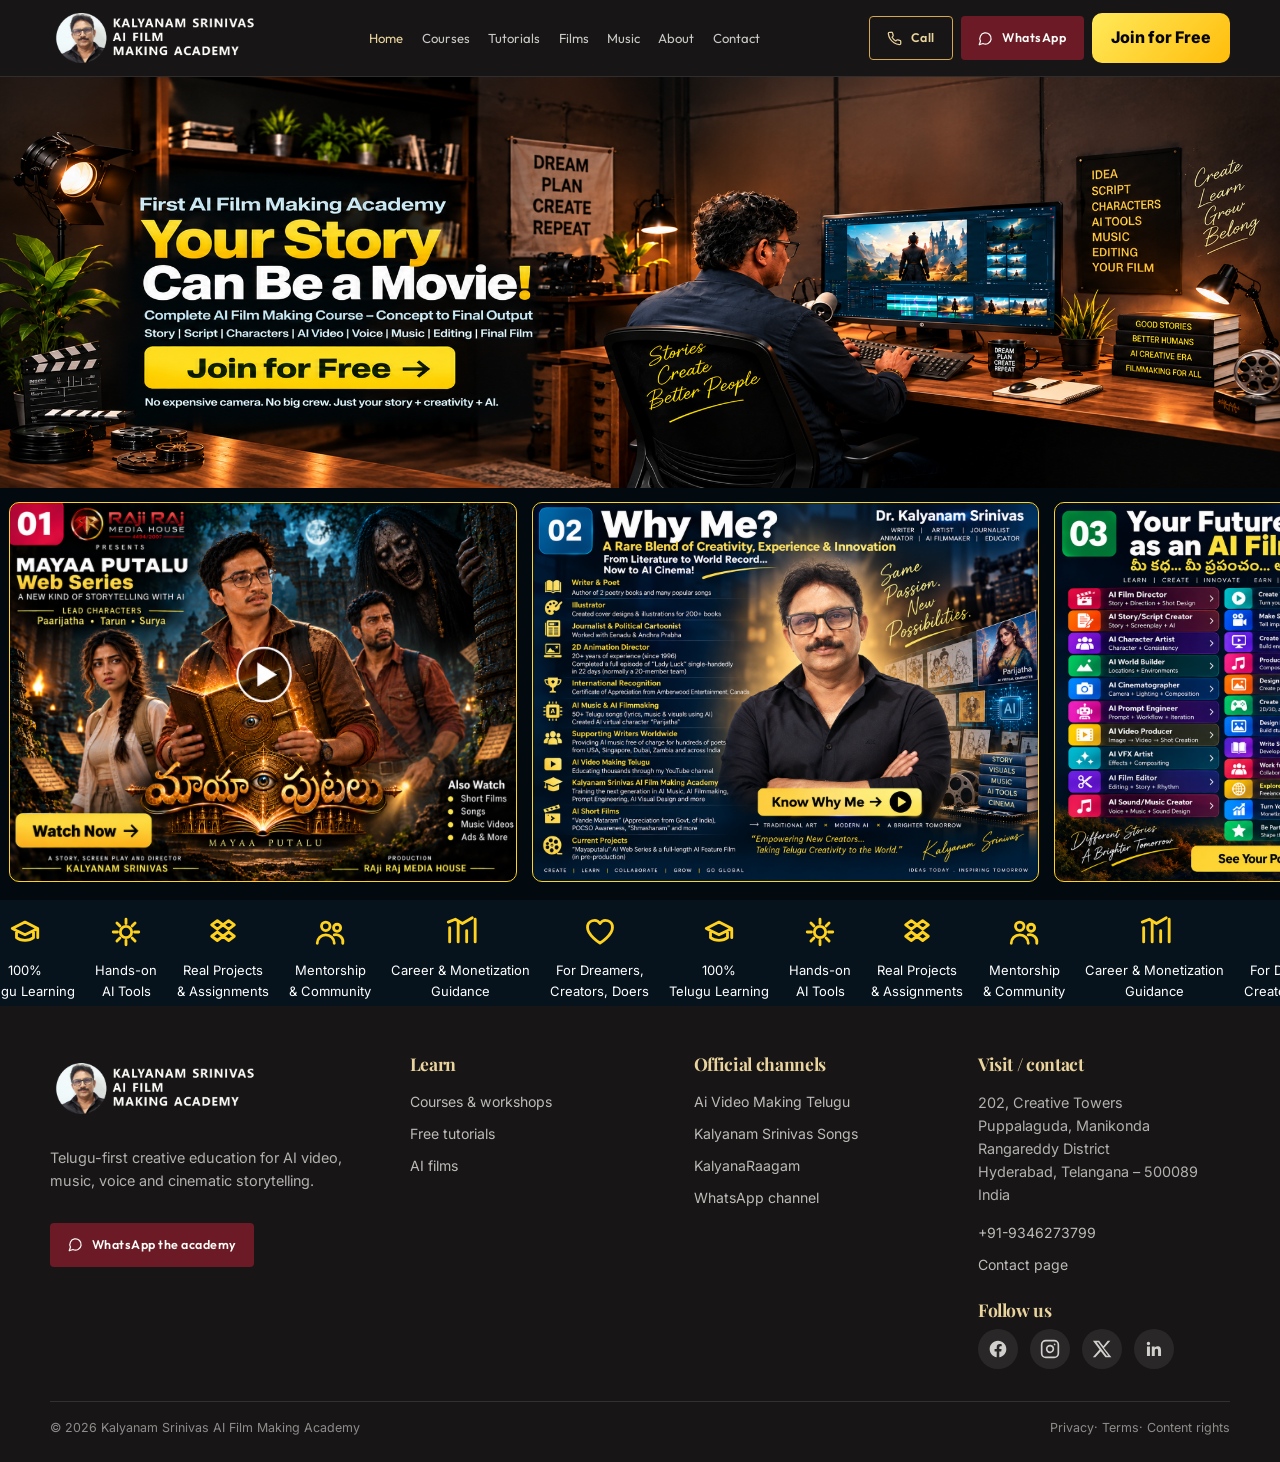
<file: index.html>
<!DOCTYPE html>
<html lang="en">

<head>
    <meta charset="UTF-8">
    <meta name="viewport" content="width=device-width, initial-scale=1.0">
    <meta name="description"
        content="Telugu AI filmmaking education, AI video creation, AI music, AI voice, lip-sync, visual effects and cinematic short films.">
    <meta name="robots" content="index, follow">
    <meta property="og:type" content="website">
    <meta property="og:title" content="Kalyanam Srinivas AI Film Making Academy">
    <meta property="og:description"
        content="Telugu-first AI filmmaking education and creative production in Hyderabad.">
    <meta property="og:url" content="https://kalyanam.srinivas.abspydaai.com/">
    <meta property="og:image" content="https://kalyanam.srinivas.abspydaai.com/Brand.Logo.jpg?v=2">
    <meta property="og:image:secure_url" content="https://kalyanam.srinivas.abspydaai.com/Brand.Logo.jpg?v=2">
    <meta property="og:image:type" content="image/jpeg">
    <meta property="og:image:width" content="1200">
    <meta property="og:image:height" content="630">
    <meta name="twitter:card" content="summary_large_image">
    <link rel="icon" href="Logo.png?123" type="image/png">
    <link rel="stylesheet" href="assets/css/variables.css?12.3.45f">
    <link rel="stylesheet" href="assets/css/base.css?12.3.45f">
    <link rel="stylesheet" href="assets/css/layout.css?12.3.45f">
    <link rel="stylesheet" href="assets/css/components.css?12.3.45f12">
    <link rel="stylesheet" href="assets/css/responsive.css?12.3.45f12.4">
    <link rel="stylesheet" href="assets/css/utilities.css?12.3.45f">
    <link rel="stylesheet" href="assets/css/section1.css?12.3.45f">
    <link rel="stylesheet" href="assets/css/section2.css?12.3.45f">
    <link rel="stylesheet" href="assets/css/section3.css?12.3.45f">
    <link rel="stylesheet" href="assets/css/benefits-strip.css?12.3.45f1.83">
    <link rel="stylesheet" href="assets/css/section5.css?12.3.45f">
    <link rel="stylesheet" href="assets/css/section6.css?12.3.45f">
    <style>
        .icon {
            width: 1.35em;
            height: 1.35em;
            display: inline-block;
            vertical-align: -.28em;
            fill: none;
            stroke: currentColor;
            stroke-width: 2;
            stroke-linecap: round;
            stroke-linejoin: round;
        }
    </style>
    <title>Kalyanam Srinivas AI Film Making Academy | AI Filmmaking in Telugu</title>
    <script type="application/ld+json"
        id="structured-data">{"@context":"https://schema.org","@type":"LocalBusiness","name":"Kalyanam Srinivas AI Film Making Academy","description":"Telugu AI filmmaking education, AI video creation, AI music, AI voice, lip-sync, visual effects and cinematic short films.","telephone":"+91-9346273799","address":{"@type":"PostalAddress","streetAddress":"202, Creative Towers","addressLocality":"Puppalaguda, Manikonda","addressRegion":"Telangana","postalCode":"500089","addressCountry":"IN"},"url":"https://ai-film-academy.preview.emergentagent.com"}</script>
</head>

<body data-page="home">
    <header id="site-header">
        <div class="site-header">
            <div class="container nav-inner"><a class="brand" href="index.html" data-testid="brand-home-link"><span
                        class="brand-mark"><img src="Brand.Logo.jpg?123"
                            alt="Kalyanam Srinivas AI Film Making Academy Logo"></span></a>
                <nav class="site-nav" aria-label="Primary navigation"><a href="index.html" data-page-link="home"
                        data-testid="nav-home-link" aria-current="page">Home</a><a href="courses.html"
                        data-page-link="courses" data-testid="nav-courses-link">Courses</a><a href="tutorials.html"
                        data-page-link="tutorials" data-testid="nav-tutorials-link">Tutorials</a><a href="films.html"
                        data-page-link="films" data-testid="nav-films-link">Films</a><a href="music.html"
                        data-page-link="music" data-testid="nav-music-link">Music</a><a href="about.html"
                        data-page-link="about" data-testid="nav-about-link">About</a><a href="contact.html"
                        data-page-link="contact" data-testid="nav-contact-link">Contact</a></nav>
                <div class="nav-actions"><a class="btn btn-secondary" href="tel:+919346273799"
                        data-testid="header-call-link"><svg xmlns="http://www.w3.org/2000/svg" width="24" height="24"
                            viewBox="0 0 24 24" fill="none" stroke="currentColor" stroke-width="2"
                            stroke-linecap="round" stroke-linejoin="round" data-lucide="phone"
                            class="lucide lucide-phone icon-sm" aria-hidden="true">
                            <path
                                d="M22 16.92v3a2 2 0 0 1-2.18 2 19.79 19.79 0 0 1-8.63-3.07 19.5 19.5 0 0 1-6-6 19.79 19.79 0 0 1-3.07-8.67A2 2 0 0 1 4.11 2h3a2 2 0 0 1 2 1.72 12.84 12.84 0 0 0 .7 2.81 2 2 0 0 1-.45 2.11L8.09 9.91a16 16 0 0 0 6 6l1.27-1.27a2 2 0 0 1 2.11-.45 12.84 12.84 0 0 0 2.81.7A2 2 0 0 1 22 16.92z">
                            </path>
                        </svg>Call</a><a class="btn btn-primary" href="https://wa.me/919346273799" target="_blank"
                        rel="noopener" data-testid="header-whatsapp-link"><svg xmlns="http://www.w3.org/2000/svg"
                            width="24" height="24" viewBox="0 0 24 24" fill="none" stroke="currentColor"
                            stroke-width="2" stroke-linecap="round" stroke-linejoin="round" data-lucide="message-circle"
                            class="lucide lucide-message-circle icon-sm" aria-hidden="true">
                            <path d="M7.9 20A9 9 0 1 0 4 16.1L2 22Z"></path>
                        </svg>WhatsApp</a><a class="primary-btn" href="courses.html">Join for Free</a><button
                        class="icon-button mobile-menu-toggle" type="button" aria-expanded="false"
                        aria-controls="mobile-nav" aria-label="Open navigation" data-testid="mobile-menu-toggle"><svg
                            xmlns="http://www.w3.org/2000/svg" width="24" height="24" viewBox="0 0 24 24" fill="none"
                            stroke="currentColor" stroke-width="2" stroke-linecap="round" stroke-linejoin="round"
                            data-lucide="menu" class="lucide lucide-menu icon-lg" aria-hidden="true">
                            <line x1="4" x2="20" y1="12" y2="12"></line>
                            <line x1="4" x2="20" y1="6" y2="6"></line>
                            <line x1="4" x2="20" y1="18" y2="18"></line>
                        </svg></button></div>
            </div>
            <nav id="mobile-nav" class="mobile-nav container" aria-label="Mobile navigation" style="display: none;"><a
                    href="index.html" data-page-link="home" data-testid="nav-home-link" aria-current="page">Home</a><a
                    href="courses.html" data-page-link="courses" data-testid="nav-courses-link">Courses</a><a
                    href="tutorials.html" data-page-link="tutorials" data-testid="nav-tutorials-link">Tutorials</a><a
                    href="films.html" data-page-link="films" data-testid="nav-films-link">Films</a><a href="music.html"
                    data-page-link="music" data-testid="nav-music-link">Music</a><a href="about.html"
                    data-page-link="about" data-testid="nav-about-link">About</a><a href="contact.html"
                    data-page-link="contact" data-testid="nav-contact-link">Contact</a>
                <div class="mobile-nav-actions"><a class="btn btn-secondary" href="tel:+919346273799"
                        data-testid="mobile-header-call-link"><svg xmlns="http://www.w3.org/2000/svg" width="24"
                            height="24" viewBox="0 0 24 24" fill="none" stroke="currentColor" stroke-width="2"
                            stroke-linecap="round" stroke-linejoin="round" data-lucide="phone"
                            class="lucide lucide-phone icon-sm" aria-hidden="true">
                            <path
                                d="M22 16.92v3a2 2 0 0 1-2.18 2 19.79 19.79 0 0 1-8.63-3.07 19.5 19.5 0 0 1-6-6 19.79 19.79 0 0 1-3.07-8.67A2 2 0 0 1 4.11 2h3a2 2 0 0 1 2 1.72 12.84 12.84 0 0 0 .7 2.81 2 2 0 0 1-.45 2.11L8.09 9.91a16 16 0 0 0 6 6l1.27-1.27a2 2 0 0 1 2.11-.45 12.84 12.84 0 0 0 2.81.7A2 2 0 0 1 22 16.92z">
                            </path>
                        </svg>Call</a><a class="btn btn-primary" href="https://wa.me/919346273799" target="_blank"
                        rel="noopener" data-testid="mobile-header-whatsapp-link"><svg xmlns="http://www.w3.org/2000/svg"
                            width="24" height="24" viewBox="0 0 24 24" fill="none" stroke="currentColor"
                            stroke-width="2" stroke-linecap="round" stroke-linejoin="round" data-lucide="message-circle"
                            class="lucide lucide-message-circle icon-sm" aria-hidden="true">
                            <path d="M7.9 20A9 9 0 1 0 4 16.1L2 22Z"></path>
                        </svg>WhatsApp</a></div><a class="primary-btn" href="courses.html"
                    style="text-align: center;">Join for Free</a>
            </nav>
        </div>
    </header>
    <main id="main-content">
        <section class="hero" id="home"><img class="hero-media" src="assets/css/images/hero.png?123"
                alt="Filmmaker editing an AI-generated film scene at a desktop workstation, surrounded by 'Dream Plan Create Repeat' notes and film books"
                loading="eager" fetchpriority="high" style=" cursor: pointer; object-fit: cover;"
                onclick="window.location.href='courses.html'"></section>
        <section class="feature-grid" id="academy" style="color: white; scroll-snap-type: none;">
            <article class="feature-card card-one video-trigger" id="films" data-video-id="GFlLJdR606g" role="button"
                tabindex="0" aria-label="Play Mayaa Putalu trailer"></article>
            <article class="feature-card card-two video-trigger" id="about" data-video-id="GFlLJdR606g" role="button"
                tabindex="0" aria-label="Play Mayaa Putalu trailer"></article>
            <article class="feature-card card-three video-trigger" id="courses" data-video-id="GFlLJdR606g"
                role="button" tabindex="0" aria-label="Play Mayaa Putalu trailer"></article>
            <article class="feature-card card-four" id="who-should-learn-card" data-testid="who-should-learn-card">
                <p class="eyebrow who-eyebrow">Who should learn</p>
                <h2 class="who-heading" data-testid="who-card-title">For Telugu creators with something to say.</h2>
                <ul class="list-check who-list" data-testid="who-card-learner-list">
                    <li><svg xmlns="http://www.w3.org/2000/svg" width="24" height="24" viewBox="0 0 24 24" fill="none"
                            stroke="currentColor" stroke-width="2" stroke-linecap="round" stroke-linejoin="round"
                            data-lucide="check" class="lucide lucide-check icon-sm" aria-hidden="true">
                            <path d="M20 6 9 17l-5-5"></path>
                        </svg><span>Telugu creators and YouTubers</span></li>
                    <li><svg xmlns="http://www.w3.org/2000/svg" width="24" height="24" viewBox="0 0 24 24" fill="none"
                            stroke="currentColor" stroke-width="2" stroke-linecap="round" stroke-linejoin="round"
                            data-lucide="check" class="lucide lucide-check icon-sm" aria-hidden="true">
                            <path d="M20 6 9 17l-5-5"></path>
                        </svg><span>Short-film makers and musicians</span></li>
                    <li><svg xmlns="http://www.w3.org/2000/svg" width="24" height="24" viewBox="0 0 24 24" fill="none"
                            stroke="currentColor" stroke-width="2" stroke-linecap="round" stroke-linejoin="round"
                            data-lucide="check" class="lucide lucide-check icon-sm" aria-hidden="true">
                            <path d="M20 6 9 17l-5-5"></path>
                        </svg><span>Editors and social-media creators</span></li>
                    <li><svg xmlns="http://www.w3.org/2000/svg" width="24" height="24" viewBox="0 0 24 24" fill="none"
                            stroke="currentColor" stroke-width="2" stroke-linecap="round" stroke-linejoin="round"
                            data-lucide="check" class="lucide lucide-check icon-sm" aria-hidden="true">
                            <path d="M20 6 9 17l-5-5"></path>
                        </svg><span>Students and small businesses</span></li>
                </ul>
                <div class="who-mini-card" data-testid="who-card-project-card">
                    <div class="who-mini-icon"><svg xmlns="http://www.w3.org/2000/svg" width="24" height="24"
                            viewBox="0 0 24 24" fill="none" stroke="currentColor" stroke-width="2"
                            stroke-linecap="round" stroke-linejoin="round" data-lucide="clapperboard"
                            class="lucide lucide-clapperboard icon" aria-hidden="true">
                            <path d="M20.2 6 3 11l-.9-2.4c-.3-1.1.3-2.2 1.3-2.5l13.5-4c1.1-.3 2.2.3 2.5 1.3Z"></path>
                            <path d="m6.2 5.3 3.1 3.9"></path>
                            <path d="m12.4 3.4 3.1 4"></path>
                            <path d="M3 11h18v8a2 2 0 0 1-2 2H5a2 2 0 0 1-2-2Z"></path>
                        </svg></div>
                    <div>
                        <h3 data-testid="who-card-project-title">What can you create?</h3>
                        <p data-testid="who-card-project-copy">Cinematic videos, AI-assisted music, voice performances,
                            visual effects, short films, cultural stories and promotional content.</p>
                    </div>
                </div>
            </article>
            <article class="feature-card card-one feature-card-clone" tabindex="-1" aria-hidden="true"></article>
            <article class="feature-card card-two feature-card-clone" tabindex="-1" aria-hidden="true"></article>
            <article class="feature-card card-three feature-card-clone" tabindex="-1" aria-hidden="true"></article>
            <article class="feature-card card-four feature-card-clone" aria-hidden="true" tabindex="-1">
                <p class="eyebrow who-eyebrow">Who should learn</p>
                <h2 class="who-heading">For Telugu creators with something to say.</h2>
                <ul class="list-check who-list">
                    <li><svg xmlns="http://www.w3.org/2000/svg" width="24" height="24" viewBox="0 0 24 24" fill="none"
                            stroke="currentColor" stroke-width="2" stroke-linecap="round" stroke-linejoin="round"
                            data-lucide="check" class="lucide lucide-check icon-sm" aria-hidden="true">
                            <path d="M20 6 9 17l-5-5"></path>
                        </svg><span>Telugu creators and YouTubers</span></li>
                    <li><svg xmlns="http://www.w3.org/2000/svg" width="24" height="24" viewBox="0 0 24 24" fill="none"
                            stroke="currentColor" stroke-width="2" stroke-linecap="round" stroke-linejoin="round"
                            data-lucide="check" class="lucide lucide-check icon-sm" aria-hidden="true">
                            <path d="M20 6 9 17l-5-5"></path>
                        </svg><span>Short-film makers and musicians</span></li>
                    <li><svg xmlns="http://www.w3.org/2000/svg" width="24" height="24" viewBox="0 0 24 24" fill="none"
                            stroke="currentColor" stroke-width="2" stroke-linecap="round" stroke-linejoin="round"
                            data-lucide="check" class="lucide lucide-check icon-sm" aria-hidden="true">
                            <path d="M20 6 9 17l-5-5"></path>
                        </svg><span>Editors and social-media creators</span></li>
                    <li><svg xmlns="http://www.w3.org/2000/svg" width="24" height="24" viewBox="0 0 24 24" fill="none"
                            stroke="currentColor" stroke-width="2" stroke-linecap="round" stroke-linejoin="round"
                            data-lucide="check" class="lucide lucide-check icon-sm" aria-hidden="true">
                            <path d="M20 6 9 17l-5-5"></path>
                        </svg><span>Students and small businesses</span></li>
                </ul>
                <div class="who-mini-card">
                    <div class="who-mini-icon"><svg xmlns="http://www.w3.org/2000/svg" width="24" height="24"
                            viewBox="0 0 24 24" fill="none" stroke="currentColor" stroke-width="2"
                            stroke-linecap="round" stroke-linejoin="round" data-lucide="clapperboard"
                            class="lucide lucide-clapperboard icon" aria-hidden="true">
                            <path d="M20.2 6 3 11l-.9-2.4c-.3-1.1.3-2.2 1.3-2.5l13.5-4c1.1-.3 2.2.3 2.5 1.3Z"></path>
                            <path d="m6.2 5.3 3.1 3.9"></path>
                            <path d="m12.4 3.4 3.1 4"></path>
                            <path d="M3 11h18v8a2 2 0 0 1-2 2H5a2 2 0 0 1-2-2Z"></path>
                        </svg></div>
                    <div>
                        <h3>What can you create?</h3>
                        <p>Cinematic videos, AI-assisted music, voice performances,
                            visual effects, short films, cultural stories and promotional content.</p>
                    </div>
                </div>
            </article>
        </section>
        <section class="benefits" id="tutorials" style="scroll-snap-type: none;">
            <div><svg class="icon" viewBox="0 0 24 24" aria-hidden="true">
                    <path d="M3 9.5 12 5l9 4.5L12 14 3 9.5zM6 11v5c3 2.5 9 2.5 12 0v-5M21 10v6"></path>
                </svg><span>100%<br>Telugu Learning</span></div>
            <div><svg class="icon" viewBox="0 0 24 24" aria-hidden="true">
                    <path
                        d="M12 3v3M12 18v3M3 12h3M18 12h3M5.6 5.6l2.1 2.1M16.3 16.3l2.1 2.1M18.4 5.6l-2.1 2.1M7.7 16.3l-2.1 2.1">
                    </path>
                    <circle cx="12" cy="12" r="4"></circle>
                </svg><span>Hands-on<br>AI Tools</span></div>
            <div><svg class="icon" viewBox="0 0 24 24" aria-hidden="true">
                    <path d="m4 7 4-3 4 3-4 3-4-3zM12 7l4-3 4 3-4 3-4-3zM4 15l4-3 4 3-4 3-4-3zM12 15l4-3 4 3-4 3-4-3z">
                    </path>
                </svg><span>Real Projects<br>&amp; Assignments</span></div>
            <div><svg class="icon" viewBox="0 0 24 24" aria-hidden="true">
                    <circle cx="9" cy="8" r="3"></circle>
                    <circle cx="17" cy="9" r="2.5"></circle>
                    <path d="M3 20a6 6 0 0 1 12 0M15 14a5 5 0 0 1 6 6"></path>
                </svg><span>Mentorship<br>&amp; Community</span></div>
            <div><svg class="icon" viewBox="0 0 24 24" aria-hidden="true">
                    <path d="M4 19V9M10 19V5M16 19v-8M22 19V3"></path>
                    <path d="m3 5 5-2 5 3 7-4"></path>
                </svg><span>Career &amp; Monetization<br>Guidance</span></div>
            <div><svg class="icon" viewBox="0 0 24 24" aria-hidden="true">
                    <path d="M20.8 8.8c0 5.5-8.8 11-8.8 11s-8.8-5.5-8.8-11A4.8 4.8 0 0 1 12 6a4.8 4.8 0 0 1 8.8 2.8z">
                    </path>
                </svg><span>For Dreamers,<br>Creators, Doers</span></div>
            <div class="benefit-clone" aria-hidden="true"><svg class="icon" viewBox="0 0 24 24" aria-hidden="true">
                    <path d="M3 9.5 12 5l9 4.5L12 14 3 9.5zM6 11v5c3 2.5 9 2.5 12 0v-5M21 10v6"></path>
                </svg><span>100%<br>Telugu Learning</span></div>
            <div class="benefit-clone" aria-hidden="true"><svg class="icon" viewBox="0 0 24 24" aria-hidden="true">
                    <path
                        d="M12 3v3M12 18v3M3 12h3M18 12h3M5.6 5.6l2.1 2.1M16.3 16.3l2.1 2.1M18.4 5.6l-2.1 2.1M7.7 16.3l-2.1 2.1">
                    </path>
                    <circle cx="12" cy="12" r="4"></circle>
                </svg><span>Hands-on<br>AI Tools</span></div>
            <div class="benefit-clone" aria-hidden="true"><svg class="icon" viewBox="0 0 24 24" aria-hidden="true">
                    <path d="m4 7 4-3 4 3-4 3-4-3zM12 7l4-3 4 3-4 3-4-3zM4 15l4-3 4 3-4 3-4-3zM12 15l4-3 4 3-4 3-4-3z">
                    </path>
                </svg><span>Real Projects<br>&amp; Assignments</span></div>
            <div class="benefit-clone" aria-hidden="true"><svg class="icon" viewBox="0 0 24 24" aria-hidden="true">
                    <circle cx="9" cy="8" r="3"></circle>
                    <circle cx="17" cy="9" r="2.5"></circle>
                    <path d="M3 20a6 6 0 0 1 12 0M15 14a5 5 0 0 1 6 6"></path>
                </svg><span>Mentorship<br>&amp; Community</span></div>
            <div class="benefit-clone" aria-hidden="true"><svg class="icon" viewBox="0 0 24 24" aria-hidden="true">
                    <path d="M4 19V9M10 19V5M16 19v-8M22 19V3"></path>
                    <path d="m3 5 5-2 5 3 7-4"></path>
                </svg><span>Career &amp; Monetization<br>Guidance</span></div>
            <div class="benefit-clone" aria-hidden="true"><svg class="icon" viewBox="0 0 24 24" aria-hidden="true">
                    <path d="M20.8 8.8c0 5.5-8.8 11-8.8 11s-8.8-5.5-8.8-11A4.8 4.8 0 0 1 12 6a4.8 4.8 0 0 1 8.8 2.8z">
                    </path>
                </svg><span>For Dreamers,<br>Creators, Doers</span></div>
            <div class="benefit-clone" aria-hidden="true" tabindex="-1"><svg class="icon" viewBox="0 0 24 24"
                    aria-hidden="true">
                    <path d="M3 9.5 12 5l9 4.5L12 14 3 9.5zM6 11v5c3 2.5 9 2.5 12 0v-5M21 10v6"></path>
                </svg><span>100%<br>Telugu Learning</span></div>
            <div class="benefit-clone" aria-hidden="true" tabindex="-1"><svg class="icon" viewBox="0 0 24 24"
                    aria-hidden="true">
                    <path
                        d="M12 3v3M12 18v3M3 12h3M18 12h3M5.6 5.6l2.1 2.1M16.3 16.3l2.1 2.1M18.4 5.6l-2.1 2.1M7.7 16.3l-2.1 2.1">
                    </path>
                    <circle cx="12" cy="12" r="4"></circle>
                </svg><span>Hands-on<br>AI Tools</span></div>
            <div class="benefit-clone" aria-hidden="true" tabindex="-1"><svg class="icon" viewBox="0 0 24 24"
                    aria-hidden="true">
                    <path d="m4 7 4-3 4 3-4 3-4-3zM12 7l4-3 4 3-4 3-4-3zM4 15l4-3 4 3-4 3-4-3zM12 15l4-3 4 3-4 3-4-3z">
                    </path>
                </svg><span>Real Projects<br>&amp; Assignments</span></div>
            <div class="benefit-clone" aria-hidden="true" tabindex="-1"><svg class="icon" viewBox="0 0 24 24"
                    aria-hidden="true">
                    <circle cx="9" cy="8" r="3"></circle>
                    <circle cx="17" cy="9" r="2.5"></circle>
                    <path d="M3 20a6 6 0 0 1 12 0M15 14a5 5 0 0 1 6 6"></path>
                </svg><span>Mentorship<br>&amp; Community</span></div>
            <div class="benefit-clone" aria-hidden="true" tabindex="-1"><svg class="icon" viewBox="0 0 24 24"
                    aria-hidden="true">
                    <path d="M4 19V9M10 19V5M16 19v-8M22 19V3"></path>
                    <path d="m3 5 5-2 5 3 7-4"></path>
                </svg><span>Career &amp; Monetization<br>Guidance</span></div>
            <div class="benefit-clone" aria-hidden="true" tabindex="-1"><svg class="icon" viewBox="0 0 24 24"
                    aria-hidden="true">
                    <path d="M20.8 8.8c0 5.5-8.8 11-8.8 11s-8.8-5.5-8.8-11A4.8 4.8 0 0 1 12 6a4.8 4.8 0 0 1 8.8 2.8z">
                    </path>
                </svg><span>For Dreamers,<br>Creators, Doers</span></div>
        </section>
    </main>
    <footer id="site-footer">
        <footer class="footer">
            <div class="container footer-grid">
                <div>
                    <div class="brand"><span class="brand-mark"><img src="Brand.Logo.jpg?123"
                                alt="Kalyanam Srinivas AI Film Making Academy Logo"></span></div>
                    <p class="mt-4" data-testid="footer-description">Telugu-first creative education for AI video,
                        music, voice and cinematic storytelling.</p><a class="btn btn-primary mt-4"
                        href="https://wa.me/919346273799?text=I%20would%20like%20academy%20updates%20and%20course%20information."
                        target="_blank" rel="noopener" data-testid="footer-whatsapp-link"><svg
                            xmlns="http://www.w3.org/2000/svg" width="24" height="24" viewBox="0 0 24 24" fill="none"
                            stroke="currentColor" stroke-width="2" stroke-linecap="round" stroke-linejoin="round"
                            data-lucide="message-circle" class="lucide lucide-message-circle icon-sm"
                            aria-hidden="true">
                            <path d="M7.9 20A9 9 0 1 0 4 16.1L2 22Z"></path>
                        </svg>WhatsApp the academy</a>
                </div>
                <div>
                    <h3 data-testid="footer-learning-heading">Learn</h3>
                    <div class="footer-links"><a href="courses.html" data-testid="footer-courses-link">Courses &amp;
                            workshops</a><a href="tutorials.html" data-testid="footer-tutorials-link">Free
                            tutorials</a><a href="films.html" data-testid="footer-films-link">AI films</a></div>
                </div>
                <div>
                    <h3 data-testid="footer-channels-heading">Official channels</h3>
                    <div class="footer-links"><a href="https://m.youtube.com/@AiVideoMakingTelugu" target="_blank"
                            rel="noopener" data-testid="footer-ai-youtube-link">Ai Video Making Telugu</a><a
                            href="https://m.youtube.com/@KalyanamSrinivasSongs" target="_blank" rel="noopener"
                            data-testid="footer-music-youtube-link">Kalyanam Srinivas Songs</a><a
                            href="https://m.youtube.com/@KalyanaRaagam" target="_blank" rel="noopener"
                            data-testid="footer-melodies-youtube-link">KalyanaRaagam</a><a
                            href="https://whatsapp.com/channel/0029Val1mO48V0tvnqHANv1z" target="_blank" rel="noopener"
                            data-testid="footer-channel-link">WhatsApp channel</a></div>
                </div>
                <div>
                    <h3 data-testid="footer-contact-heading">Visit / contact</h3><a
                        href="https://maps.app.goo.gl/PiVwHkCyUws7bSb18" target="_blank" rel="noopener noreferrer">
                        <address data-testid="footer-address">202, Creative Towers<br>Puppalaguda,
                            Manikonda<br>Rangareddy District<br>Hyderabad, Telangana – 500089<br>India</address>
                    </a>
                    <div class="footer-links mt-4"><a href="tel:+919346273799"
                            data-testid="footer-call-link">+91-9346273799</a><a href="contact.html"
                            data-testid="footer-contact-link">Contact page</a></div>
                    <div class="footer-social">
                        <h3 class="footer-social-heading" data-testid="footer-social-heading">Follow us</h3>
                        <div class="social-links"><a class="social-link" href="#" target="_blank"
                                rel="noopener noreferrer" aria-label="Facebook" data-testid="footer-facebook-link"><svg
                                    xmlns="http://www.w3.org/2000/svg" width="20" height="20" viewBox="0 0 24 24"
                                    fill="currentColor" aria-hidden="true">
                                    <path
                                        d="M22 12.06C22 6.5 17.52 2 12 2S2 6.5 2 12.06c0 5.02 3.66 9.18 8.44 9.94v-7.03H7.9v-2.91h2.54V9.85c0-2.5 1.49-3.89 3.77-3.89 1.09 0 2.23.2 2.23.2v2.46h-1.26c-1.24 0-1.63.77-1.63 1.56v1.88h2.78l-.44 2.91h-2.34V22c4.78-.76 8.44-4.92 8.44-9.94z">
                                    </path>
                                </svg></a><a class="social-link" href="#" target="_blank" rel="noopener noreferrer"
                                aria-label="Instagram" data-testid="footer-instagram-link"><svg
                                    xmlns="http://www.w3.org/2000/svg" width="20" height="20" viewBox="0 0 24 24"
                                    fill="none" stroke="currentColor" stroke-width="2" stroke-linecap="round"
                                    stroke-linejoin="round" aria-hidden="true">
                                    <rect x="2" y="2" width="20" height="20" rx="5" ry="5"></rect>
                                    <path d="M16 11.37A4 4 0 1 1 12.63 8 4 4 0 0 1 16 11.37z"></path>
                                    <line x1="17.5" y1="6.5" x2="17.51" y2="6.5"></line>
                                </svg></a><a class="social-link" href="#" target="_blank" rel="noopener noreferrer"
                                aria-label="X (Twitter)" data-testid="footer-x-link"><svg
                                    xmlns="http://www.w3.org/2000/svg" width="20" height="20" viewBox="0 0 24 24"
                                    fill="currentColor" aria-hidden="true">
                                    <path
                                        d="M18.9 2H22l-7.6 8.7L23.3 22h-7.2l-5.6-7.3L4 22H1l8.1-9.3L1.1 2h7.4l5.1 6.7L18.9 2zm-1.3 18h2L7.5 4H5.4l12.2 16z">
                                    </path>
                                </svg></a><a class="social-link" href="#" target="_blank" rel="noopener noreferrer"
                                aria-label="LinkedIn" data-testid="footer-linkedin-link"><svg
                                    xmlns="http://www.w3.org/2000/svg" width="20" height="20" viewBox="0 0 24 24"
                                    fill="currentColor" aria-hidden="true">
                                    <path
                                        d="M20.45 20.45h-3.55v-5.57c0-1.33-.02-3.04-1.85-3.04-1.85 0-2.14 1.45-2.14 2.94v5.67H9.36V9h3.41v1.56h.05c.47-.9 1.63-1.85 3.36-1.85 3.6 0 4.27 2.37 4.27 5.45v6.29zM5.34 7.43a2.06 2.06 0 1 1 0-4.12 2.06 2.06 0 0 1 0 4.12zM7.12 20.45H3.56V9h3.56v11.45z">
                                    </path>
                                </svg></a></div>
                    </div>

                </div>
            </div>
            <div class="container footer-bottom"><span data-testid="footer-copyright">© 2026 Kalyanam Srinivas AI Film
                    Making Academy</span><span><a href="privacy-policy.html"
                        data-testid="footer-privacy-link">Privacy</a>· <a href="terms.html"
                        data-testid="footer-terms-link">Terms</a>· <a href="CONTENT-RIGHTS.md?v=123"
                        data-testid="footer-rights-link">Content rights</a></span></div>
        </footer>
    </footer>
    <script src="assets/js/md.nav.js" type="module"></script>
    <!-- assets/js/benefits-strip.js removed: its job (Section 3 auto-scroll on
         mobile/tablet only) is now fully handled, on every screen size, by the
         unified auto-scroll engine below. Keeping both loaded would double up
         the animation and the hover/touch pause listeners on the same element. -->
    <script>(function () { document.querySelectorAll('.video-trigger').forEach(function (card) { function playVideo() { if (card.querySelector('iframe')) return; var id = card.getAttribute('data-video-id'); var iframe = document.createElement('iframe'); iframe.className = 'video-embed'; iframe.src = 'https://www.youtube.com/embed/' + id + '?autoplay=1&rel=0'; iframe.title = 'YouTube video player'; iframe.setAttribute('frameborder', '0'); iframe.allow = 'accelerometer; autoplay; clipboard-write; encrypted-media; gyroscope; picture-in-picture; web-share'; iframe.allowFullscreen = true; card.appendChild(iframe); card.removeAttribute('role'); card.removeAttribute('tabindex'); card.removeAttribute('aria-label'); card.classList.remove('video-trigger'); } card.addEventListener('click', playVideo); card.addEventListener('keydown', function (e) { if (e.key === 'Enter' || e.key === ' ') { e.preventDefault(); playVideo(); } }); }); })(); </script>
    <script>
        /*
         * Unified auto-scroll ("marquee") engine for Section 2 (.feature-grid)
         * and Section 3 (.benefits) — runs on every screen size, from large
         * desktop down to small mobile, and pauses on hover/touch/focus.
         *
         * How the seamless infinite loop works:
         *  - Each container's "real" content (4 feature cards / 6 benefit
         *    items) is treated as one "set". We keep appending clones of that
         *    same set — 1 extra copy, 2 extra copies, as many as it takes —
         *    until the row is at least twice as wide as the screen. On a
         *    normal screen one extra copy is already more than enough; on a
         *    very large/ultra-wide screen the loop adds however many more
         *    copies are needed so there's always plenty of room to scroll
         *    through, which is what was missing before (a single doubling
         *    could run out of extra width on very large screens, so the
         *    native browser scroll clamp made it look like it "stopped").
         *  - Each frame we nudge scrollLeft forward by a fixed pixel speed.
         *    Once it has advanced by exactly the width of one set, we
         *    subtract that one-set width — since every copy is identical,
         *    this is an invisible jump, so the motion looks endless.
         *  - Clones are stripped of ids/data-testid/interactive attributes
         *    and marked aria-hidden, so they're pure visual filler: invisible
         *    to assistive tech and to the video-trigger click handler above.
         *
         * Both rows scroll continuously forever (no stop-after-a-while timer) —
         * the only things that pause them are hover/touch/focus (both
         * sections) and, in Section 2 only, clicking a card, which acts as an
         * on/off toggle independent of hover: click once to stop, click again
         * to start it back up, even if the cursor has already left.
         */
        (function () {
            function prefersReducedMotion() {
                return window.matchMedia('(prefers-reduced-motion: reduce)').matches;
            }

            function stripForClone(node) {
                node.setAttribute('aria-hidden', 'true');
                node.setAttribute('tabindex', '-1');
                node.classList.remove('video-trigger');
                node.removeAttribute('role');
                node.removeAttribute('aria-label');
                node.removeAttribute('data-video-id');
                node.removeAttribute('id');
                node.removeAttribute('data-testid');
                node.querySelectorAll('[id]').forEach(function (el) { el.removeAttribute('id'); });
                node.querySelectorAll('[data-testid]').forEach(function (el) { el.removeAttribute('data-testid'); });
                node.querySelectorAll('[tabindex]').forEach(function (el) { el.setAttribute('tabindex', '-1'); });
            }

            // Appends one more full clone of the first `setSize` children
            // (the original "real" set) to the end of the container.
            function appendOneSetClone(container, setSize, cloneClass) {
                for (var i = 0; i < setSize; i++) {
                    var clone = container.children[i].cloneNode(true);
                    clone.classList.add(cloneClass);
                    stripForClone(clone);
                    container.appendChild(clone);
                }
            }

            // Keeps adding full-set clones until two conditions are BOTH met:
            //  1) there are at least 2 copies of the set (otherwise there is no
            //     second, identical copy to seamlessly wrap back to at all), and
            //  2) the browser's own maximum scroll position (scrollWidth minus
            //     the visible width) is at least as large as one set's width.
            // #2 is the part that was missing before: on any layout where a
            // single set is already wider than the screen (e.g. desktop, where
            // 4 cards are wider than the 3-card-wide row), the row already
            // "looked" wide enough after just one extra copy, but the browser's
            // native scroll cap was still smaller than one set's width — so the
            // native clamp kicked in and froze scrollLeft there forever, before
            // our own wrap-around check ever got a chance to fire. Guaranteeing
            // maxScroll >= setWidth means our wrap always happens first.
            function fillForInfiniteLoop(container, setSize, cloneClass) {
                var guard = 0;
                var maxCopies = 40;

                while (container.children.length < setSize * 2 && guard < maxCopies) {
                    appendOneSetClone(container, setSize, cloneClass);
                    guard++;
                }

                var setWidth = oneSetWidth(container, setSize);
                var maxScroll = container.scrollWidth - container.clientWidth;

                while (maxScroll < setWidth + 2 && guard < maxCopies) {
                    appendOneSetClone(container, setSize, cloneClass);
                    maxScroll = container.scrollWidth - container.clientWidth;
                    guard++;
                }

                return setWidth;
            }

            // Width of exactly one set, measured from the live layout (so it's
            // correct at any screen size / any number of copies): the gap
            // between the first element of copy 1 and the first element of
            // copy 2.
            function oneSetWidth(container, setSize) {
                if (container.children.length <= setSize) {
                    return container.scrollWidth || 1;
                }
                var first = container.children[0];
                var secondSetFirst = container.children[setSize];
                return Math.max(1, secondSetFirst.offsetLeft - first.offsetLeft);
            }

            function initMarquee(container, options) {
                if (!container) return;
                var speed = (options && options.speed) || 40; // pixels per second
                var setSize = options.setSize;
                var cloneClass = options.cloneClass || 'marquee-clone';
                var setWidth = 0;
                var hoverPaused = false;
                var clickPaused = false;
                var rafId = null;
                var lastTs = null;
                var reduced = prefersReducedMotion();

                function isPaused() {
                    return hoverPaused || clickPaused;
                }

                function measure() {
                    setWidth = fillForInfiniteLoop(container, setSize, cloneClass);
                }

                function step(ts) {
                    if (lastTs === null) lastTs = ts;
                    var dt = (ts - lastTs) / 1000;
                    lastTs = ts;
                    if (!isPaused() && setWidth > 1 && !document.hidden) {
                        container.scrollLeft += speed * dt;
                        if (container.scrollLeft >= setWidth) {
                            container.scrollLeft -= setWidth;
                        }
                    }
                    rafId = requestAnimationFrame(step);
                }

                function pauseHover() { hoverPaused = true; }
                function resumeHover() { hoverPaused = false; lastTs = null; }

                container.addEventListener('mouseenter', pauseHover);
                container.addEventListener('mouseleave', resumeHover);
                container.addEventListener('touchstart', pauseHover, { passive: true });
                container.addEventListener('touchend', resumeHover, { passive: true });
                container.addEventListener('touchcancel', resumeHover, { passive: true });
                container.addEventListener('focusin', pauseHover);
                container.addEventListener('focusout', resumeHover);
                document.addEventListener('visibilitychange', function () { lastTs = null; });

                // Click-to-toggle: clicking a real card (not a visual clone) stops
                // the auto-scroll; clicking a card again starts it back up. This is
                // independent of the hover pause above, so it stays stopped even
                // after the cursor leaves, until the user clicks a card again.
                if (options && options.clickToggle) {
                    container.addEventListener('click', function (e) {
                        var card = e.target.closest(options.clickToggle);
                        if (!card || card.getAttribute('aria-hidden') === 'true') return;
                        clickPaused = !clickPaused;
                        lastTs = null;
                    });
                }

                var resizeTimer = null;
                window.addEventListener('resize', function () {
                    clearTimeout(resizeTimer);
                    resizeTimer = setTimeout(measure, 150);
                });

                container.style.scrollSnapType = 'none';

                // Two rAF ticks so layout (fonts, container-query sizing on
                // .card-four, etc.) has fully settled before the first measurement.
                requestAnimationFrame(function () {
                    requestAnimationFrame(measure);
                });

                if (!reduced) {
                    rafId = requestAnimationFrame(step);
                }
            }

            function start() {
                var featureGrid = document.querySelector('.feature-grid');
                if (featureGrid) {
                    initMarquee(featureGrid, {
                        speed: 55,
                        setSize: featureGrid.children.length,
                        cloneClass: 'feature-card-clone',
                        clickToggle: '.feature-card'
                    });
                }

                var benefits = document.querySelector('.benefits');
                if (benefits) {
                    // Section 3 already ships one hand-written clone set in the HTML
                    // (".benefit-clone"); the "real" set is whatever's left over.
                    var realCount = benefits.querySelectorAll(':scope > div:not(.benefit-clone)').length;
                    initMarquee(benefits, {
                        speed: 70,
                        setSize: realCount,
                        cloneClass: 'benefit-clone'
                    });
                }
            }

            if (document.readyState === 'loading') {
                document.addEventListener('DOMContentLoaded', start);
            } else {
                start();
            }
        })();
    </script>


</body>

</html>
</file>
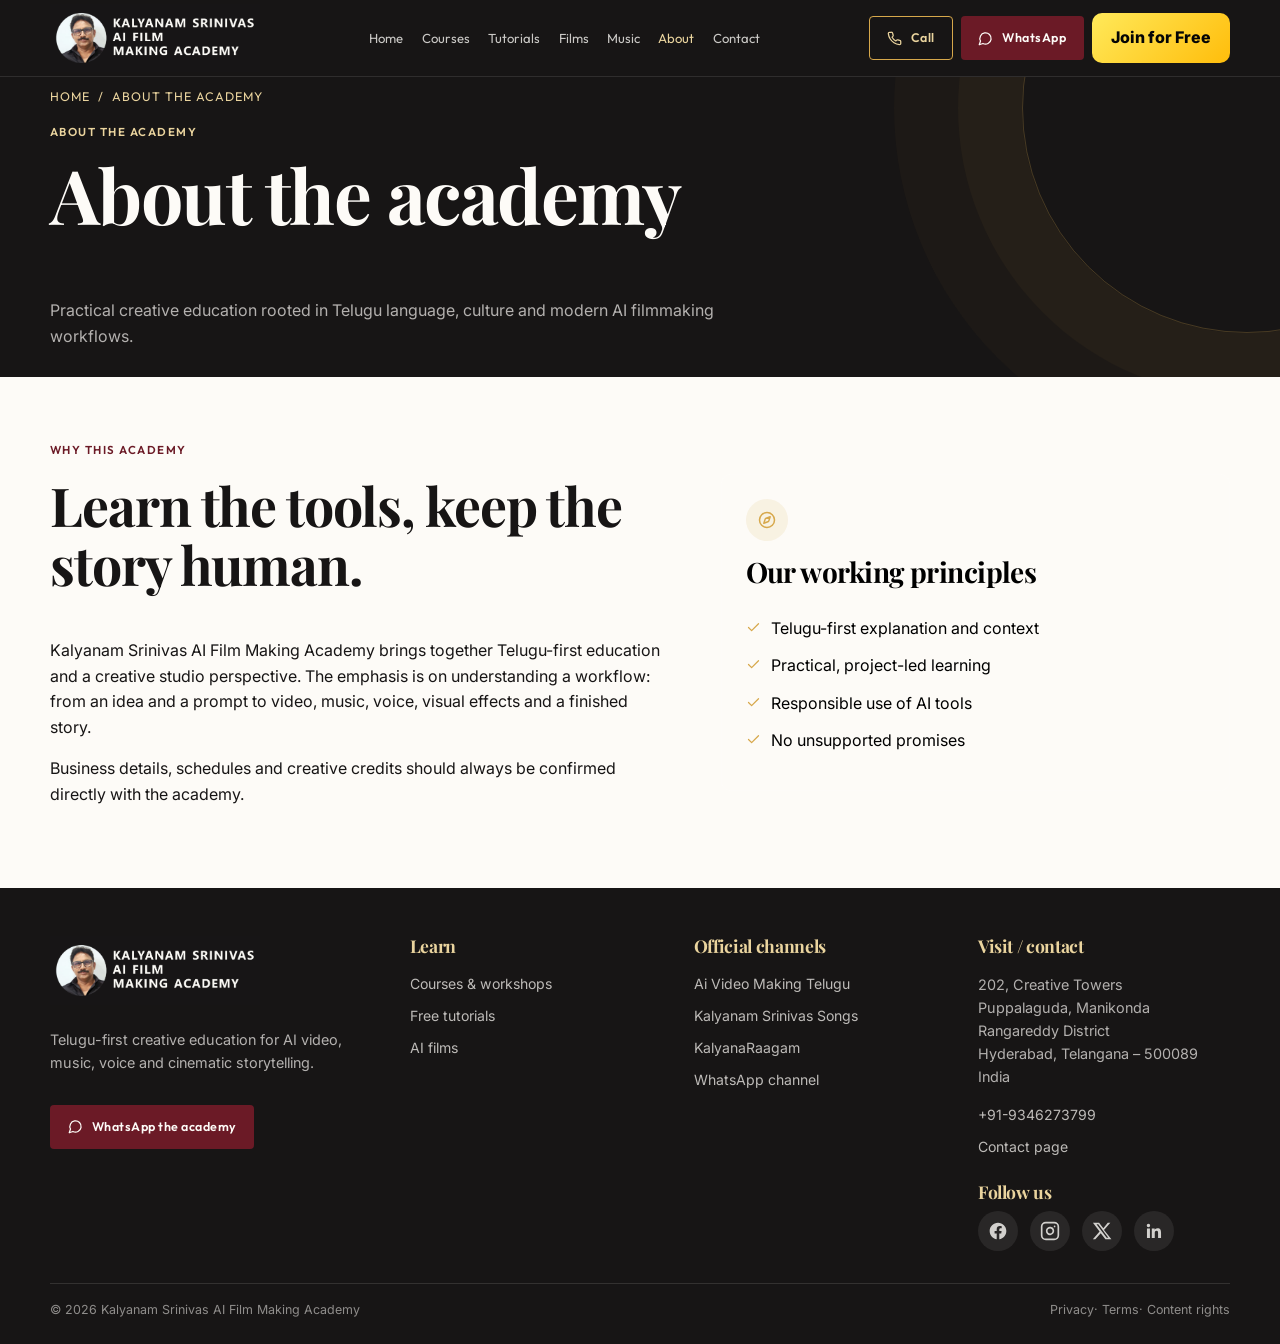
<file: about.html>
<!DOCTYPE html>
<html lang="en">

<head>
    <meta charset="UTF-8">
    <meta name="viewport" content="width=device-width, initial-scale=1.0">
    <meta name="description"
        content="Telugu-first creative education and practical AI filmmaking in Manikonda, Hyderabad.">
    <meta property="og:title" content="About the Academy | Kalyanam Srinivas AI Film Making Academy">
    <meta property="og:description"
        content="Telugu-first creative education, practical AI workflows and cinematic projects.">
    <meta property="og:type" content="website">
    <meta property="og:url" content="https://kalyanam.srinivas.abspydaai.com/">
    <meta property="og:image" content="https://kalyanam.srinivas.abspydaai.com/Brand.Logo.jpg?v=2">
    <meta property="og:image:secure_url" content="https://kalyanam.srinivas.abspydaai.com/Brand.Logo.jpg?v=2">
    <meta property="og:image:type" content="image/jpeg">
    <meta property="og:image:width" content="1200">
    <meta property="og:image:height" content="630">
    <link rel="icon" href="Logo.png" type="image/png">
    <link rel="stylesheet" href="assets/css/variables.css">
    <link rel="stylesheet" href="assets/css/base.css">
    <link rel="stylesheet" href="assets/css/layout.css">
    <link rel="stylesheet" href="assets/css/components.css">
    <link rel="stylesheet" href="assets/css/responsive.css">
    <link rel="stylesheet" href="assets/css/utilities.css">
    <title>About | Kalyanam Srinivas AI Film Making Academy</title>
    <script type="application/ld+json"
        id="structured-data">{"@context":"https://schema.org","@type":"LocalBusiness","name":"Kalyanam Srinivas AI Film Making Academy","description":"Telugu AI filmmaking education, AI video creation, AI music, AI voice, lip-sync, visual effects and cinematic short films.","telephone":"+91-9346273799","address":{"@type":"PostalAddress","streetAddress":"202, Creative Towers","addressLocality":"Puppalaguda, Manikonda","addressRegion":"Telangana","postalCode":"500089","addressCountry":"IN"},"url":"https://ai-film-academy.preview.emergentagent.com"}</script>
</head>

<body data-page="about">
    <header id="site-header">
        <div class="site-header">
            <div class="container nav-inner"><a class="brand" href="index.html" data-testid="brand-home-link"><span
                        class="brand-mark">
                        <img src="Brand.Logo.jpg" alt="Kalyanam Srinivas AI Film Making Academy Logo">
                    </span></a>
                <nav class="site-nav" aria-label="Primary navigation"><a href="index.html" data-page-link="home"
                        data-testid="nav-home-link">Home</a><a href="courses.html" data-page-link="courses"
                        data-testid="nav-courses-link">Courses</a><a href="tutorials.html" data-page-link="tutorials"
                        data-testid="nav-tutorials-link">Tutorials</a><a href="films.html" data-page-link="films"
                        data-testid="nav-films-link">Films</a><a href="music.html" data-page-link="music"
                        data-testid="nav-music-link">Music</a><a href="about.html" data-page-link="about"
                        data-testid="nav-about-link" aria-current="page">About</a><a href="contact.html"
                        data-page-link="contact" data-testid="nav-contact-link">Contact</a></nav>
                <div class="nav-actions"><a class="btn btn-secondary" href="tel:+919346273799"
                        data-testid="header-call-link"><svg xmlns="http://www.w3.org/2000/svg" width="24" height="24"
                            viewBox="0 0 24 24" fill="none" stroke="currentColor" stroke-width="2"
                            stroke-linecap="round" stroke-linejoin="round" data-lucide="phone"
                            class="lucide lucide-phone icon-sm" aria-hidden="true">
                            <path
                                d="M22 16.92v3a2 2 0 0 1-2.18 2 19.79 19.79 0 0 1-8.63-3.07 19.5 19.5 0 0 1-6-6 19.79 19.79 0 0 1-3.07-8.67A2 2 0 0 1 4.11 2h3a2 2 0 0 1 2 1.72 12.84 12.84 0 0 0 .7 2.81 2 2 0 0 1-.45 2.11L8.09 9.91a16 16 0 0 0 6 6l1.27-1.27a2 2 0 0 1 2.11-.45 12.84 12.84 0 0 0 2.81.7A2 2 0 0 1 22 16.92z">
                            </path>
                        </svg>Call</a><a class="btn btn-primary" href="https://wa.me/919346273799" target="_blank"
                        rel="noopener" data-testid="header-whatsapp-link"><svg xmlns="http://www.w3.org/2000/svg"
                            width="24" height="24" viewBox="0 0 24 24" fill="none" stroke="currentColor"
                            stroke-width="2" stroke-linecap="round" stroke-linejoin="round" data-lucide="message-circle"
                            class="lucide lucide-message-circle icon-sm" aria-hidden="true">
                            <path d="M7.9 20A9 9 0 1 0 4 16.1L2 22Z"></path>
                        </svg>WhatsApp</a><a class="primary-btn" href="courses.html">Join for Free</a><button
                        class="icon-button mobile-menu-toggle" type="button" aria-expanded="false"
                        aria-controls="mobile-nav" aria-label="Open navigation" data-testid="mobile-menu-toggle"><svg
                            xmlns="http://www.w3.org/2000/svg" width="24" height="24" viewBox="0 0 24 24" fill="none"
                            stroke="currentColor" stroke-width="2" stroke-linecap="round" stroke-linejoin="round"
                            data-lucide="menu" class="lucide lucide-menu icon-lg" aria-hidden="true">
                            <line x1="4" x2="20" y1="12" y2="12"></line>
                            <line x1="4" x2="20" y1="6" y2="6"></line>
                            <line x1="4" x2="20" y1="18" y2="18"></line>
                        </svg></button></div>
            </div>
            <nav id="mobile-nav" class="mobile-nav container" aria-label="Mobile navigation" style="display: none;"><a
                    href="index.html" data-page-link="home" data-testid="nav-home-link" aria-current="page">Home</a><a
                    href="courses.html" data-page-link="courses" data-testid="nav-courses-link">Courses</a><a
                    href="tutorials.html" data-page-link="tutorials" data-testid="nav-tutorials-link">Tutorials</a><a
                    href="films.html" data-page-link="films" data-testid="nav-films-link">Films</a><a href="music.html"
                    data-page-link="music" data-testid="nav-music-link">Music</a><a href="about.html"
                    data-page-link="about" data-testid="nav-about-link">About</a><a href="contact.html"
                    data-page-link="contact" data-testid="nav-contact-link">Contact</a>
                <div class="mobile-nav-actions"><a class="btn btn-secondary" href="tel:+919346273799"
                        data-testid="mobile-header-call-link"><svg xmlns="http://www.w3.org/2000/svg" width="24"
                            height="24" viewBox="0 0 24 24" fill="none" stroke="currentColor" stroke-width="2"
                            stroke-linecap="round" stroke-linejoin="round" data-lucide="phone"
                            class="lucide lucide-phone icon-sm" aria-hidden="true">
                            <path
                                d="M22 16.92v3a2 2 0 0 1-2.18 2 19.79 19.79 0 0 1-8.63-3.07 19.5 19.5 0 0 1-6-6 19.79 19.79 0 0 1-3.07-8.67A2 2 0 0 1 4.11 2h3a2 2 0 0 1 2 1.72 12.84 12.84 0 0 0 .7 2.81 2 2 0 0 1-.45 2.11L8.09 9.91a16 16 0 0 0 6 6l1.27-1.27a2 2 0 0 1 2.11-.45 12.84 12.84 0 0 0 2.81.7A2 2 0 0 1 22 16.92z">
                            </path>
                        </svg>Call</a><a class="btn btn-primary" href="https://wa.me/919346273799" target="_blank"
                        rel="noopener" data-testid="mobile-header-whatsapp-link"><svg xmlns="http://www.w3.org/2000/svg"
                            width="24" height="24" viewBox="0 0 24 24" fill="none" stroke="currentColor"
                            stroke-width="2" stroke-linecap="round" stroke-linejoin="round" data-lucide="message-circle"
                            class="lucide lucide-message-circle icon-sm" aria-hidden="true">
                            <path d="M7.9 20A9 9 0 1 0 4 16.1L2 22Z"></path>
                        </svg>WhatsApp</a></div><a class="primary-btn" href="courses.html"
                    style="text-align: center;">Join for Free</a>
            </nav>
        </div>
    </header>
    <main id="main-content">
        <section class="page-hero">
            <div class="container">
                <div class="breadcrumb"><a href="index.html"
                        data-testid="page-hero-home-link">Home</a><span>/</span><span
                        data-testid="page-hero-current">About the academy</span></div>
                <p class="eyebrow" data-testid="page-hero-eyebrow">About the academy</p>
                <h1 data-testid="page-hero-title">About the academy</h1>
                <p class="text-light-muted" data-testid="page-hero-copy">Practical creative education rooted in Telugu
                    language, culture and modern AI filmmaking workflows.</p>
            </div>
        </section>
        <section class="section">
            <div class="container split">
                <div class="stack">
                    <p class="eyebrow">Why this academy</p>
                    <h2 data-testid="about-story-title">Learn the tools, keep the story human.</h2>
                    <p data-testid="about-story-copy">Kalyanam Srinivas AI Film Making Academy brings together
                        Telugu-first education and a creative studio perspective. The emphasis is on understanding a
                        workflow: from an idea and a prompt to video, music, voice, visual effects and a finished story.
                    </p>
                    <p data-testid="about-verification-note">Business details, schedules and creative credits should
                        always be confirmed directly with the academy.</p>
                </div>
                <div class="card card-dark" data-testid="about-principles-card">
                    <div class="card-icon"><svg xmlns="http://www.w3.org/2000/svg" width="24" height="24"
                            viewBox="0 0 24 24" fill="none" stroke="currentColor" stroke-width="2"
                            stroke-linecap="round" stroke-linejoin="round" data-lucide="compass"
                            class="lucide lucide-compass icon" aria-hidden="true">
                            <path
                                d="m16.24 7.76-1.804 5.411a2 2 0 0 1-1.265 1.265L7.76 16.24l1.804-5.411a2 2 0 0 1 1.265-1.265z">
                            </path>
                            <circle cx="12" cy="12" r="10"></circle>
                        </svg></div>
                    <h3 style="color:black;">Our working principles</h3>
                    <ul class="list-check" style="color:black;">
                        <li><svg xmlns="http://www.w3.org/2000/svg" width="24" height="24" viewBox="0 0 24 24"
                                fill="none" stroke="currentColor" stroke-width="2" stroke-linecap="round"
                                stroke-linejoin="round" data-lucide="check" class="lucide lucide-check icon-sm"
                                aria-hidden="true">
                                <path d="M20 6 9 17l-5-5"></path>
                            </svg><span>Telugu-first explanation and context</span></li>
                        <li><svg xmlns="http://www.w3.org/2000/svg" width="24" height="24" viewBox="0 0 24 24"
                                fill="none" stroke="currentColor" stroke-width="2" stroke-linecap="round"
                                stroke-linejoin="round" data-lucide="check" class="lucide lucide-check icon-sm"
                                aria-hidden="true">
                                <path d="M20 6 9 17l-5-5"></path>
                            </svg><span>Practical, project-led learning</span></li>
                        <li><svg xmlns="http://www.w3.org/2000/svg" width="24" height="24" viewBox="0 0 24 24"
                                fill="none" stroke="currentColor" stroke-width="2" stroke-linecap="round"
                                stroke-linejoin="round" data-lucide="check" class="lucide lucide-check icon-sm"
                                aria-hidden="true">
                                <path d="M20 6 9 17l-5-5"></path>
                            </svg><span>Responsible use of AI tools</span></li>
                        <li><svg xmlns="http://www.w3.org/2000/svg" width="24" height="24" viewBox="0 0 24 24"
                                fill="none" stroke="currentColor" stroke-width="2" stroke-linecap="round"
                                stroke-linejoin="round" data-lucide="check" class="lucide lucide-check icon-sm"
                                aria-hidden="true">
                                <path d="M20 6 9 17l-5-5"></path>
                            </svg><span>No unsupported promises</span></li>
                    </ul>
                </div>
            </div>
        </section>
    </main>
    <footer id="site-footer">
        <footer class="footer">
            <div class="container footer-grid">
                <div>
                    <div class="brand"><span class="brand-mark">
                            <img src="Brand.Logo.jpg" alt="Kalyanam Srinivas AI Film Making Academy Logo">
                        </span></div>
                    <p class="mt-4" data-testid="footer-description">Telugu-first creative education for AI video,
                        music, voice and cinematic storytelling.</p><a class="btn btn-primary mt-4"
                        href="https://wa.me/919346273799?text=I%20would%20like%20academy%20updates%20and%20course%20information."
                        target="_blank" rel="noopener" data-testid="footer-whatsapp-link"><svg
                            xmlns="http://www.w3.org/2000/svg" width="24" height="24" viewBox="0 0 24 24" fill="none"
                            stroke="currentColor" stroke-width="2" stroke-linecap="round" stroke-linejoin="round"
                            data-lucide="message-circle" class="lucide lucide-message-circle icon-sm"
                            aria-hidden="true">
                            <path d="M7.9 20A9 9 0 1 0 4 16.1L2 22Z"></path>
                        </svg>WhatsApp the academy</a>
                </div>
                <div>
                    <h3 data-testid="footer-learning-heading">Learn</h3>
                    <div class="footer-links"><a href="courses.html" data-testid="footer-courses-link">Courses &amp;
                            workshops</a><a href="tutorials.html" data-testid="footer-tutorials-link">Free
                            tutorials</a><a href="films.html" data-testid="footer-films-link">AI films</a></div>
                </div>
                <div>
                    <h3 data-testid="footer-channels-heading">Official channels</h3>
                    <div class="footer-links"><a href="https://m.youtube.com/@AiVideoMakingTelugu" target="_blank"
                            rel="noopener" data-testid="footer-ai-youtube-link">Ai Video Making Telugu</a><a
                            href="https://m.youtube.com/@KalyanamSrinivasSongs" target="_blank" rel="noopener"
                            data-testid="footer-music-youtube-link">Kalyanam Srinivas Songs</a><a
                            href="https://m.youtube.com/@KalyanaRaagam" target="_blank" rel="noopener"
                            data-testid="footer-melodies-youtube-link">KalyanaRaagam</a><a
                            href="https://whatsapp.com/channel/0029Val1mO48V0tvnqHANv1z" target="_blank" rel="noopener"
                            data-testid="footer-channel-link">WhatsApp channel</a></div>
                </div>
                <div>
                    <h3 data-testid="footer-contact-heading">Visit / contact</h3>
                    <a href="https://maps.app.goo.gl/PiVwHkCyUws7bSb18" target="_blank" rel="noopener noreferrer">
                        <address data-testid="footer-address">202, Creative Towers<br>Puppalaguda,
                            Manikonda<br>Rangareddy
                            District<br>Hyderabad, Telangana – 500089<br>India</address>
                    </a>
                    <div class="footer-links mt-4"><a href="tel:+919346273799"
                            data-testid="footer-call-link">+91-9346273799</a><a href="contact.html"
                            data-testid="footer-contact-link">Contact page</a></div>
                    <div class="footer-social">
                        <h3 class="footer-social-heading" data-testid="footer-social-heading">Follow us</h3>
                        <div class="social-links"><a class="social-link" href="#" target="_blank"
                                rel="noopener noreferrer" aria-label="Facebook" data-testid="footer-facebook-link"><svg
                                    xmlns="http://www.w3.org/2000/svg" width="20" height="20" viewBox="0 0 24 24"
                                    fill="currentColor" aria-hidden="true">
                                    <path
                                        d="M22 12.06C22 6.5 17.52 2 12 2S2 6.5 2 12.06c0 5.02 3.66 9.18 8.44 9.94v-7.03H7.9v-2.91h2.54V9.85c0-2.5 1.49-3.89 3.77-3.89 1.09 0 2.23.2 2.23.2v2.46h-1.26c-1.24 0-1.63.77-1.63 1.56v1.88h2.78l-.44 2.91h-2.34V22c4.78-.76 8.44-4.92 8.44-9.94z">
                                    </path>
                                </svg></a><a class="social-link" href="#" target="_blank" rel="noopener noreferrer"
                                aria-label="Instagram" data-testid="footer-instagram-link"><svg
                                    xmlns="http://www.w3.org/2000/svg" width="20" height="20" viewBox="0 0 24 24"
                                    fill="none" stroke="currentColor" stroke-width="2" stroke-linecap="round"
                                    stroke-linejoin="round" aria-hidden="true">
                                    <rect x="2" y="2" width="20" height="20" rx="5" ry="5"></rect>
                                    <path d="M16 11.37A4 4 0 1 1 12.63 8 4 4 0 0 1 16 11.37z"></path>
                                    <line x1="17.5" y1="6.5" x2="17.51" y2="6.5"></line>
                                </svg></a><a class="social-link" href="#" target="_blank" rel="noopener noreferrer"
                                aria-label="X (Twitter)" data-testid="footer-x-link"><svg
                                    xmlns="http://www.w3.org/2000/svg" width="20" height="20" viewBox="0 0 24 24"
                                    fill="currentColor" aria-hidden="true">
                                    <path
                                        d="M18.9 2H22l-7.6 8.7L23.3 22h-7.2l-5.6-7.3L4 22H1l8.1-9.3L1.1 2h7.4l5.1 6.7L18.9 2zm-1.3 18h2L7.5 4H5.4l12.2 16z">
                                    </path>
                                </svg></a><a class="social-link" href="#" target="_blank" rel="noopener noreferrer"
                                aria-label="LinkedIn" data-testid="footer-linkedin-link"><svg
                                    xmlns="http://www.w3.org/2000/svg" width="20" height="20" viewBox="0 0 24 24"
                                    fill="currentColor" aria-hidden="true">
                                    <path
                                        d="M20.45 20.45h-3.55v-5.57c0-1.33-.02-3.04-1.85-3.04-1.85 0-2.14 1.45-2.14 2.94v5.67H9.36V9h3.41v1.56h.05c.47-.9 1.63-1.85 3.36-1.85 3.6 0 4.27 2.37 4.27 5.45v6.29zM5.34 7.43a2.06 2.06 0 1 1 0-4.12 2.06 2.06 0 0 1 0 4.12zM7.12 20.45H3.56V9h3.56v11.45z">
                                    </path>
                                </svg></a></div>
                    </div>
                </div>
            </div>
            <div class="container footer-bottom"><span data-testid="footer-copyright">© 2026 Kalyanam Srinivas AI
                    Film
                    Making Academy</span><span><a href="privacy-policy.html"
                        data-testid="footer-privacy-link">Privacy</a>· <a href="terms.html"
                        data-testid="footer-terms-link">Terms</a>· <a href="CONTENT-RIGHTS.md?v=123"
                        data-testid="footer-rights-link">Content rights</a></span></div>
        </footer>
    </footer>

    <script src="assets/js/md.nav.js" type="module"></script>




</body>

</html>
</file>
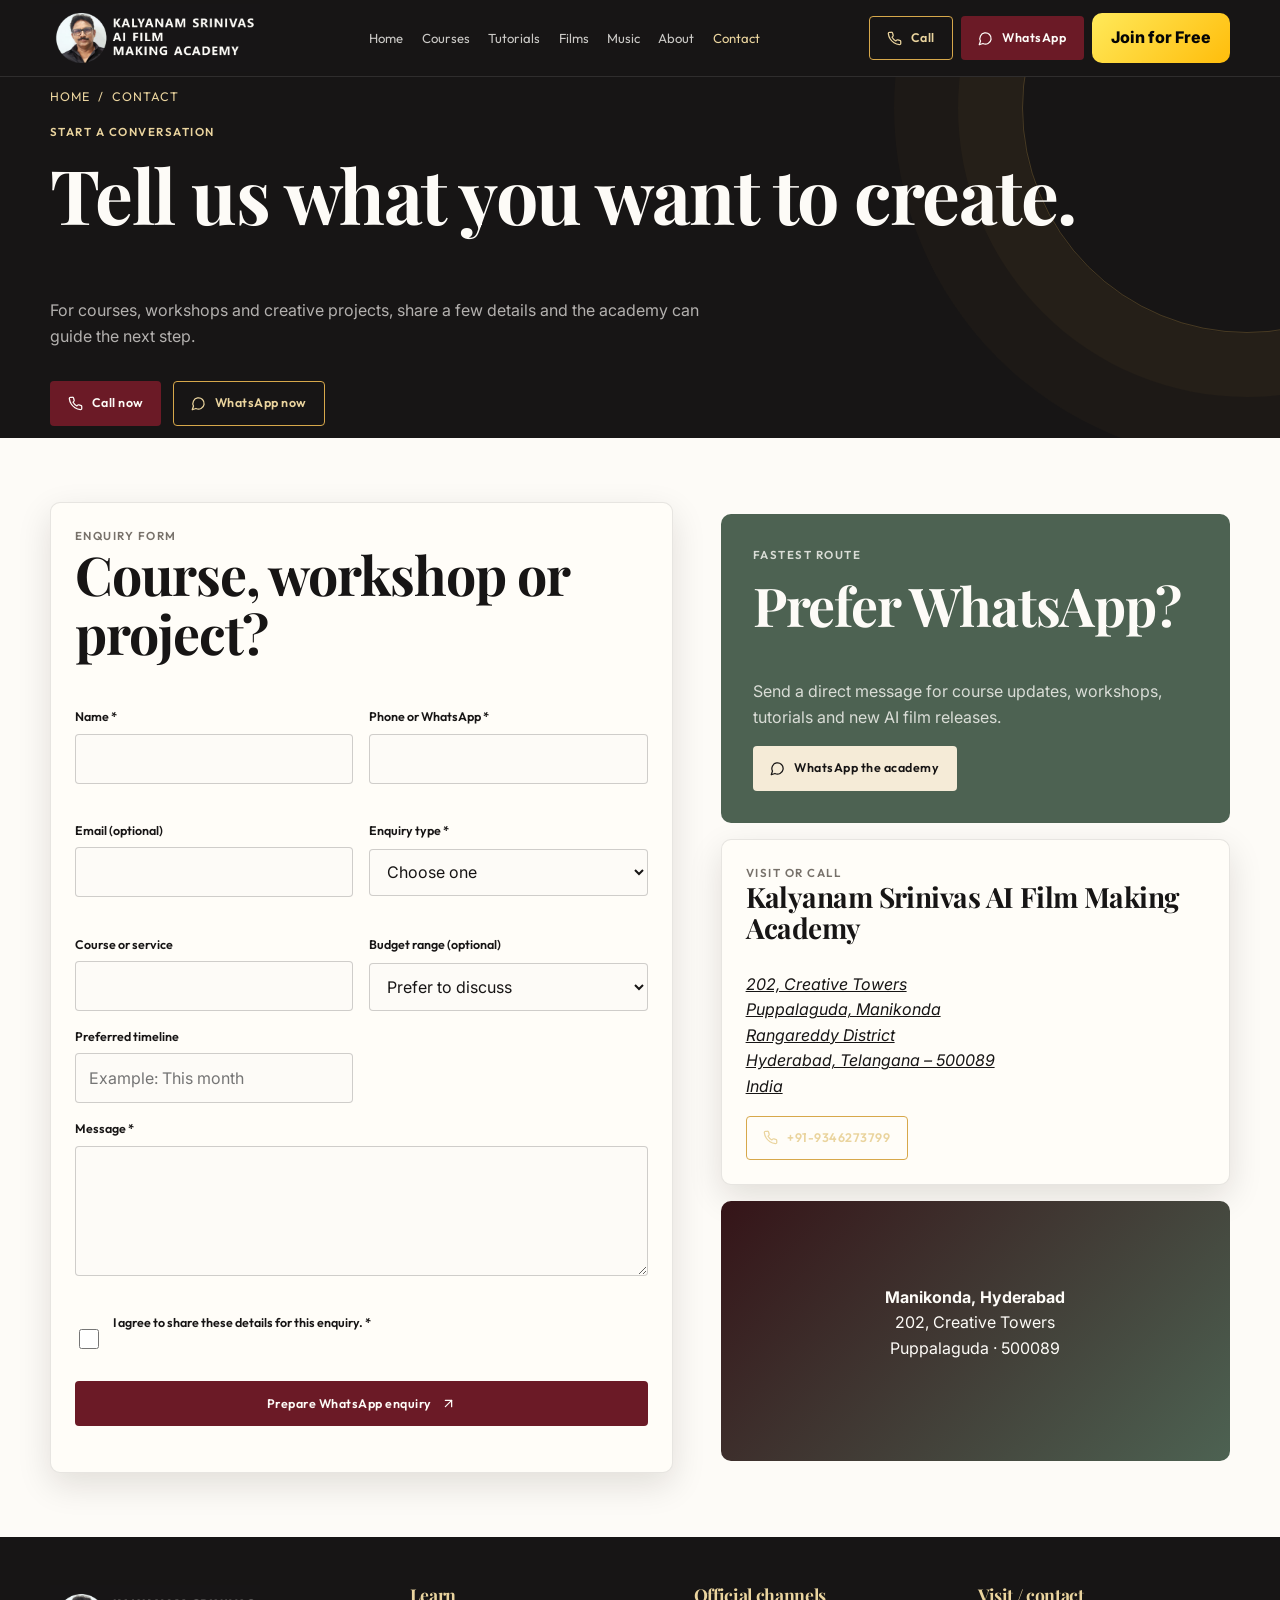
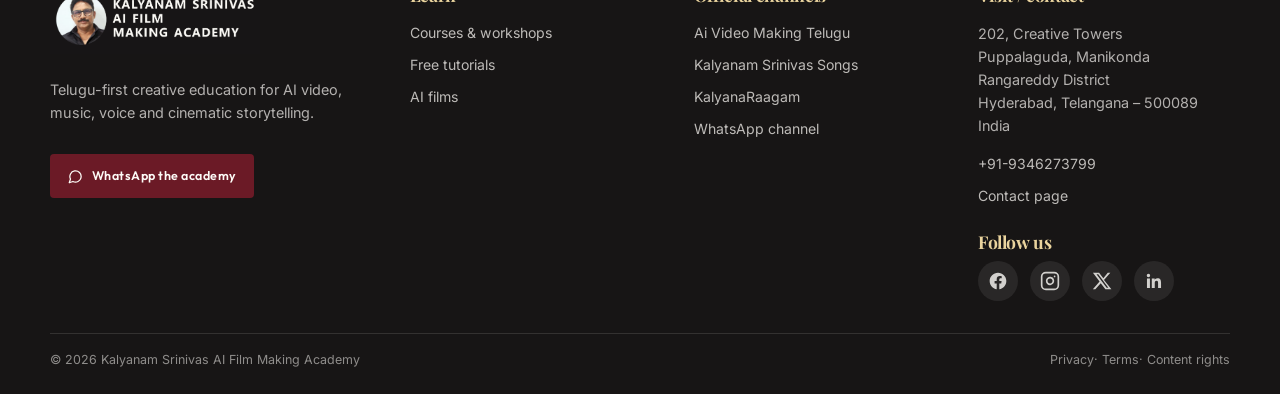
<file: contact.html>
<!DOCTYPE html>
<html lang="en">

<head>
    <meta charset="UTF-8">
    <meta name="viewport" content="width=device-width, initial-scale=1.0">
    <meta name="description"
        content="Call or WhatsApp the academy in Manikonda, Hyderabad for course, workshop and creative project enquiries.">
    <meta property="og:title" content="Contact | Kalyanam Srinivas AI Film Making Academy">
    <meta property="og:description"
        content="Call or WhatsApp the academy for course, workshop and creative project enquiries.">
    <meta property="og:type" content="website">
    <meta property="og:url" content="https://kalyanam.srinivas.abspydaai.com/">
    <meta property="og:image" content="https://kalyanam.srinivas.abspydaai.com/Brand.Logo.jpg?v=2">
    <meta property="og:image:secure_url" content="https://kalyanam.srinivas.abspydaai.com/Brand.Logo.jpg?v=2">
    <meta property="og:image:type" content="image/jpeg">
    <meta property="og:image:width" content="1200">
    <meta property="og:image:height" content="630">
    <link rel="icon" href="Logo.png" type="image/png">
    <link rel="stylesheet" href="assets/css/variables.css">
    <link rel="stylesheet" href="assets/css/base.css">
    <link rel="stylesheet" href="assets/css/layout.css">
    <link rel="stylesheet" href="assets/css/components.css">
    <link rel="stylesheet" href="assets/css/responsive.css">
    <link rel="stylesheet" href="assets/css/utilities.css">
    <title>Contact | Kalyanam Srinivas AI Film Making Academy</title>
    <script type="application/ld+json"
        id="structured-data">{"@context":"https://schema.org","@type":"LocalBusiness","name":"Kalyanam Srinivas AI Film Making Academy","description":"Telugu AI filmmaking education, AI video creation, AI music, AI voice, lip-sync, visual effects and cinematic short films.","telephone":"+91-9346273799","address":{"@type":"PostalAddress","streetAddress":"202, Creative Towers","addressLocality":"Puppalaguda, Manikonda","addressRegion":"Telangana","postalCode":"500089","addressCountry":"IN"},"url":"https://ai-film-academy.preview.emergentagent.com"}</script>
</head>

<body data-page="contact">
    <header id="site-header">
        <div class="site-header">
            <div class="container nav-inner"><a class="brand" href="index.html" data-testid="brand-home-link"><span
                        class="brand-mark">
                        <img src="Brand.Logo.jpg" alt="Kalyanam Srinivas AI Film Making Academy Logo">
                    </span></a>
                <nav class="site-nav" aria-label="Primary navigation"><a href="index.html" data-page-link="home"
                        data-testid="nav-home-link">Home</a><a href="courses.html" data-page-link="courses"
                        data-testid="nav-courses-link">Courses</a><a href="tutorials.html" data-page-link="tutorials"
                        data-testid="nav-tutorials-link">Tutorials</a><a href="films.html" data-page-link="films"
                        data-testid="nav-films-link">Films</a><a href="music.html" data-page-link="music"
                        data-testid="nav-music-link">Music</a><a href="about.html" data-page-link="about"
                        data-testid="nav-about-link">About</a><a href="contact.html" data-page-link="contact"
                        data-testid="nav-contact-link" aria-current="page">Contact</a></nav>
                <div class="nav-actions"><a class="btn btn-secondary" href="tel:+919346273799"
                        data-testid="header-call-link"><svg xmlns="http://www.w3.org/2000/svg" width="24" height="24"
                            viewBox="0 0 24 24" fill="none" stroke="currentColor" stroke-width="2"
                            stroke-linecap="round" stroke-linejoin="round" data-lucide="phone"
                            class="lucide lucide-phone icon-sm" aria-hidden="true">
                            <path
                                d="M22 16.92v3a2 2 0 0 1-2.18 2 19.79 19.79 0 0 1-8.63-3.07 19.5 19.5 0 0 1-6-6 19.79 19.79 0 0 1-3.07-8.67A2 2 0 0 1 4.11 2h3a2 2 0 0 1 2 1.72 12.84 12.84 0 0 0 .7 2.81 2 2 0 0 1-.45 2.11L8.09 9.91a16 16 0 0 0 6 6l1.27-1.27a2 2 0 0 1 2.11-.45 12.84 12.84 0 0 0 2.81.7A2 2 0 0 1 22 16.92z">
                            </path>
                        </svg>Call</a><a class="btn btn-primary" href="https://wa.me/919346273799" target="_blank"
                        rel="noopener" data-testid="header-whatsapp-link"><svg xmlns="http://www.w3.org/2000/svg"
                            width="24" height="24" viewBox="0 0 24 24" fill="none" stroke="currentColor"
                            stroke-width="2" stroke-linecap="round" stroke-linejoin="round" data-lucide="message-circle"
                            class="lucide lucide-message-circle icon-sm" aria-hidden="true">
                            <path d="M7.9 20A9 9 0 1 0 4 16.1L2 22Z"></path>
                        </svg>WhatsApp</a><a class="primary-btn" href="courses.html">Join for Free</a><button
                        class="icon-button mobile-menu-toggle" type="button" aria-expanded="false"
                        aria-controls="mobile-nav" aria-label="Open navigation" data-testid="mobile-menu-toggle"><svg
                            xmlns="http://www.w3.org/2000/svg" width="24" height="24" viewBox="0 0 24 24" fill="none"
                            stroke="currentColor" stroke-width="2" stroke-linecap="round" stroke-linejoin="round"
                            data-lucide="menu" class="lucide lucide-menu icon-lg" aria-hidden="true">
                            <line x1="4" x2="20" y1="12" y2="12"></line>
                            <line x1="4" x2="20" y1="6" y2="6"></line>
                            <line x1="4" x2="20" y1="18" y2="18"></line>
                        </svg></button></div>
            </div>
            <nav id="mobile-nav" class="mobile-nav container" aria-label="Mobile navigation" style="display: none;"><a
                    href="index.html" data-page-link="home" data-testid="nav-home-link" aria-current="page">Home</a><a
                    href="courses.html" data-page-link="courses" data-testid="nav-courses-link">Courses</a><a
                    href="tutorials.html" data-page-link="tutorials" data-testid="nav-tutorials-link">Tutorials</a><a
                    href="films.html" data-page-link="films" data-testid="nav-films-link">Films</a><a href="music.html"
                    data-page-link="music" data-testid="nav-music-link">Music</a><a href="about.html"
                    data-page-link="about" data-testid="nav-about-link">About</a><a href="contact.html"
                    data-page-link="contact" data-testid="nav-contact-link">Contact</a>
                <div class="mobile-nav-actions"><a class="btn btn-secondary" href="tel:+919346273799"
                        data-testid="mobile-header-call-link"><svg xmlns="http://www.w3.org/2000/svg" width="24"
                            height="24" viewBox="0 0 24 24" fill="none" stroke="currentColor" stroke-width="2"
                            stroke-linecap="round" stroke-linejoin="round" data-lucide="phone"
                            class="lucide lucide-phone icon-sm" aria-hidden="true">
                            <path
                                d="M22 16.92v3a2 2 0 0 1-2.18 2 19.79 19.79 0 0 1-8.63-3.07 19.5 19.5 0 0 1-6-6 19.79 19.79 0 0 1-3.07-8.67A2 2 0 0 1 4.11 2h3a2 2 0 0 1 2 1.72 12.84 12.84 0 0 0 .7 2.81 2 2 0 0 1-.45 2.11L8.09 9.91a16 16 0 0 0 6 6l1.27-1.27a2 2 0 0 1 2.11-.45 12.84 12.84 0 0 0 2.81.7A2 2 0 0 1 22 16.92z">
                            </path>
                        </svg>Call</a><a class="btn btn-primary" href="https://wa.me/919346273799" target="_blank"
                        rel="noopener" data-testid="mobile-header-whatsapp-link"><svg xmlns="http://www.w3.org/2000/svg"
                            width="24" height="24" viewBox="0 0 24 24" fill="none" stroke="currentColor"
                            stroke-width="2" stroke-linecap="round" stroke-linejoin="round" data-lucide="message-circle"
                            class="lucide lucide-message-circle icon-sm" aria-hidden="true">
                            <path d="M7.9 20A9 9 0 1 0 4 16.1L2 22Z"></path>
                        </svg>WhatsApp</a></div><a class="primary-btn" href="courses.html"
                    style="text-align: center;">Join for Free</a>
            </nav>
        </div>
    </header>
    <main id="main-content">
        <section class="page-hero">
            <div class="container">
                <div class="breadcrumb"><a href="index.html"
                        data-testid="contact-breadcrumb-home-link">Home</a><span>/</span><span
                        data-testid="contact-breadcrumb-current">Contact</span></div>
                <p class="eyebrow">Start a conversation</p>
                <h1 data-testid="contact-title">Tell us what you want to create.</h1>
                <p class="text-light-muted" data-testid="contact-intro">For courses, workshops and creative projects,
                    share a few details and the academy can guide the next step.</p>
                <div class="hero-actions"><a class="btn btn-primary" href="tel:+919346273799"
                        data-testid="contact-hero-call-link"><svg xmlns="http://www.w3.org/2000/svg" width="24"
                            height="24" viewBox="0 0 24 24" fill="none" stroke="currentColor" stroke-width="2"
                            stroke-linecap="round" stroke-linejoin="round" data-lucide="phone"
                            class="lucide lucide-phone icon-sm" aria-hidden="true">
                            <path
                                d="M22 16.92v3a2 2 0 0 1-2.18 2 19.79 19.79 0 0 1-8.63-3.07 19.5 19.5 0 0 1-6-6 19.79 19.79 0 0 1-3.07-8.67A2 2 0 0 1 4.11 2h3a2 2 0 0 1 2 1.72 12.84 12.84 0 0 0 .7 2.81 2 2 0 0 1-.45 2.11L8.09 9.91a16 16 0 0 0 6 6l1.27-1.27a2 2 0 0 1 2.11-.45 12.84 12.84 0 0 0 2.81.7A2 2 0 0 1 22 16.92z">
                            </path>
                        </svg>Call now</a><a class="btn btn-secondary" href="https://wa.me/919346273799" target="_blank"
                        rel="noopener" data-testid="contact-hero-whatsapp-link"><svg xmlns="http://www.w3.org/2000/svg"
                            width="24" height="24" viewBox="0 0 24 24" fill="none" stroke="currentColor"
                            stroke-width="2" stroke-linecap="round" stroke-linejoin="round" data-lucide="message-circle"
                            class="lucide lucide-message-circle icon-sm" aria-hidden="true">
                            <path d="M7.9 20A9 9 0 1 0 4 16.1L2 22Z"></path>
                        </svg>WhatsApp now</a></div>
            </div>
        </section>
        <section class="section">
            <div class="container split">
                <div class="card" data-testid="contact-form-card">
                    <p class="eyebrow">Enquiry form</p>
                    <h2 data-testid="contact-form-title">Course, workshop or project?</h2>
                    <form id="contact-form" novalidate="">
                        <div class="form-grid">
                            <div class="field"><label for="name">Name *</label><input id="name" name="name" required=""
                                    maxlength="80" autocomplete="name" data-testid="contact-name-input"><span
                                    class="field-error" data-error-for="name" aria-live="polite"></span></div>
                            <div class="field"><label for="phone">Phone or WhatsApp *</label><input id="phone"
                                    name="phone" required="" maxlength="20" inputmode="tel" autocomplete="tel"
                                    data-testid="contact-phone-input"><span class="field-error" data-error-for="phone"
                                    aria-live="polite"></span></div>
                            <div class="field"><label for="email">Email (optional)</label><input id="email" name="email"
                                    maxlength="120" type="email" autocomplete="email"
                                    data-testid="contact-email-input"><span class="field-error" data-error-for="email"
                                    aria-live="polite"></span></div>
                            <div class="field"><label for="enquiryType">Enquiry type *</label><select id="enquiryType"
                                    name="enquiryType" required="" data-testid="contact-enquiry-type-select">
                                    <option value="">Choose one</option>
                                    <option>Course</option>
                                    <option>Workshop</option>
                                    <option>Creative project</option>
                                    <option>Mentorship</option>
                                </select><span class="field-error" data-error-for="enquiryType"
                                    aria-live="polite"></span></div>
                            <div class="field"><label for="courseService">Course or service</label><input
                                    id="courseService" name="courseService" maxlength="120" value=""
                                    data-testid="contact-course-service-input"></div>
                            <div class="field"><label for="budget">Budget range (optional)</label><select id="budget"
                                    name="budget" data-testid="contact-budget-select">
                                    <option value="">Prefer to discuss</option>
                                    <option>To discuss</option>
                                    <option>Not decided</option>
                                </select></div>
                            <div class="field"><label for="timeline">Preferred timeline</label><input id="timeline"
                                    name="timeline" maxlength="80" placeholder="Example: This month"
                                    data-testid="contact-timeline-input"></div>
                            <div class="field field-full"><label for="message">Message *</label><textarea id="message"
                                    name="message" required="" maxlength="1000"
                                    data-testid="contact-message-input"></textarea><span class="field-error"
                                    data-error-for="message" aria-live="polite"></span></div>
                            <div class="field field-full checkbox-field"><input id="consent" name="consent"
                                    type="checkbox" required="" data-testid="contact-consent-checkbox"><label
                                    for="consent">I agree to share these details for this enquiry. *</label></div>
                            <div class="field field-full"><button class="btn btn-primary" type="submit"
                                    data-testid="contact-submit-button">Prepare WhatsApp enquiry <svg
                                        xmlns="http://www.w3.org/2000/svg" width="24" height="24" viewBox="0 0 24 24"
                                        fill="none" stroke="currentColor" stroke-width="2" stroke-linecap="round"
                                        stroke-linejoin="round" data-lucide="arrow-up-right"
                                        class="lucide lucide-arrow-up-right icon-sm" aria-hidden="true">
                                        <path d="M7 7h10v10"></path>
                                        <path d="M7 17 17 7"></path>
                                    </svg></button>
                                <p id="form-status" class="text-muted mt-4" aria-live="polite"
                                    data-testid="contact-form-status"></p>
                            </div>
                        </div>
                    </form>
                </div>
                <div class="stack">
                    <div class="whatsapp-box" data-testid="contact-whatsapp-box">
                        <p class="eyebrow">Fastest route</p>
                        <h2 data-testid="contact-whatsapp-title">Prefer WhatsApp?</h2>
                        <p data-testid="contact-whatsapp-copy">Send a direct message for course updates, workshops,
                            tutorials and new AI film releases.</p><a class="btn btn-light"
                            href="https://wa.me/919346273799?text=I%20would%20like%20to%20enquire%20about%20courses%2C%20workshops%20or%20a%20creative%20project."
                            target="_blank" rel="noopener" data-testid="contact-whatsapp-button"><svg
                                xmlns="http://www.w3.org/2000/svg" width="24" height="24" viewBox="0 0 24 24"
                                fill="none" stroke="currentColor" stroke-width="2" stroke-linecap="round"
                                stroke-linejoin="round" data-lucide="message-circle"
                                class="lucide lucide-message-circle icon-sm" aria-hidden="true">
                                <path d="M7.9 20A9 9 0 1 0 4 16.1L2 22Z"></path>
                            </svg>WhatsApp the academy</a>
                    </div>
                    <div class="card" data-testid="contact-details-card">
                        <p class="eyebrow">Visit or call</p>
                        <h3 data-testid="contact-business-name">Kalyanam Srinivas AI Film Making Academy</h3>
                        <a href="https://maps.app.goo.gl/PiVwHkCyUws7bSb18" target="_blank" rel="noopener noreferrer">
                            <address data-testid="contact-address">202, Creative Towers<br>Puppalaguda,
                                Manikonda<br>Rangareddy District<br>Hyderabad, Telangana – 500089<br>India</address>
                        </a><a class="btn btn-secondary mt-4" href="tel:+919346273799"
                            data-testid="contact-phone-link"><svg xmlns="http://www.w3.org/2000/svg" width="24"
                                height="24" viewBox="0 0 24 24" fill="none" stroke="currentColor" stroke-width="2"
                                stroke-linecap="round" stroke-linejoin="round" data-lucide="phone"
                                class="lucide lucide-phone icon-sm" aria-hidden="true">
                                <path
                                    d="M22 16.92v3a2 2 0 0 1-2.18 2 19.79 19.79 0 0 1-8.63-3.07 19.5 19.5 0 0 1-6-6 19.79 19.79 0 0 1-3.07-8.67A2 2 0 0 1 4.11 2h3a2 2 0 0 1 2 1.72 12.84 12.84 0 0 0 .7 2.81 2 2 0 0 1-.45 2.11L8.09 9.91a16 16 0 0 0 6 6l1.27-1.27a2 2 0 0 1 2.11-.45 12.84 12.84 0 0 0 2.81.7A2 2 0 0 1 22 16.92z">
                                </path>
                            </svg>+91-9346273799</a>
                    </div>
                    <div class="map-placeholder" data-testid="contact-location-card">
                        <div><strong>Manikonda, Hyderabad</strong>
                            <p>202, Creative Towers<br>Puppalaguda · 500089</p>
                        </div>
                    </div>
                </div>
            </div>
        </section>
    </main>
    <footer id="site-footer">
        <footer class="footer">
            <div class="container footer-grid">
                <div>
                    <div class="brand"><span class="brand-mark">
                            <img src="Brand.Logo.jpg" alt="Kalyanam Srinivas AI Film Making Academy Logo">
                        </span></div>
                    <p class="mt-4" data-testid="footer-description">Telugu-first creative education for AI video,
                        music, voice and cinematic storytelling.</p><a class="btn btn-primary mt-4"
                        href="https://wa.me/919346273799?text=I%20would%20like%20academy%20updates%20and%20course%20information."
                        target="_blank" rel="noopener" data-testid="footer-whatsapp-link"><svg
                            xmlns="http://www.w3.org/2000/svg" width="24" height="24" viewBox="0 0 24 24" fill="none"
                            stroke="currentColor" stroke-width="2" stroke-linecap="round" stroke-linejoin="round"
                            data-lucide="message-circle" class="lucide lucide-message-circle icon-sm"
                            aria-hidden="true">
                            <path d="M7.9 20A9 9 0 1 0 4 16.1L2 22Z"></path>
                        </svg>WhatsApp the academy</a>
                </div>
                <div>
                    <h3 data-testid="footer-learning-heading">Learn</h3>
                    <div class="footer-links"><a href="courses.html" data-testid="footer-courses-link">Courses &amp;
                            workshops</a><a href="tutorials.html" data-testid="footer-tutorials-link">Free
                            tutorials</a><a href="films.html" data-testid="footer-films-link">AI films</a></div>
                </div>
                <div>
                    <h3 data-testid="footer-channels-heading">Official channels</h3>
                    <div class="footer-links"><a href="https://m.youtube.com/@AiVideoMakingTelugu" target="_blank"
                            rel="noopener" data-testid="footer-ai-youtube-link">Ai Video Making Telugu</a><a
                            href="https://m.youtube.com/@KalyanamSrinivasSongs" target="_blank" rel="noopener"
                            data-testid="footer-music-youtube-link">Kalyanam Srinivas Songs</a><a
                            href="https://m.youtube.com/@KalyanaRaagam" target="_blank" rel="noopener"
                            data-testid="footer-melodies-youtube-link">KalyanaRaagam</a><a
                            href="https://whatsapp.com/channel/0029Val1mO48V0tvnqHANv1z" target="_blank" rel="noopener"
                            data-testid="footer-channel-link">WhatsApp channel</a></div>
                </div>
                <div>
                    <h3 data-testid="footer-contact-heading">Visit / contact</h3>
                    <a href="https://maps.app.goo.gl/PiVwHkCyUws7bSb18" target="_blank" rel="noopener noreferrer">
                        <address data-testid="footer-address">202, Creative Towers<br>Puppalaguda,
                            Manikonda<br>Rangareddy
                            District<br>Hyderabad, Telangana – 500089<br>India</address>
                    </a>
                    <div class="footer-links mt-4"><a href="tel:+919346273799"
                            data-testid="footer-call-link">+91-9346273799</a><a href="contact.html"
                            data-testid="footer-contact-link">Contact page</a></div>
                    <div class="footer-social">
                        <h3 class="footer-social-heading" data-testid="footer-social-heading">Follow us</h3>
                        <div class="social-links"><a class="social-link" href="#" target="_blank"
                                rel="noopener noreferrer" aria-label="Facebook" data-testid="footer-facebook-link"><svg
                                    xmlns="http://www.w3.org/2000/svg" width="20" height="20" viewBox="0 0 24 24"
                                    fill="currentColor" aria-hidden="true">
                                    <path
                                        d="M22 12.06C22 6.5 17.52 2 12 2S2 6.5 2 12.06c0 5.02 3.66 9.18 8.44 9.94v-7.03H7.9v-2.91h2.54V9.85c0-2.5 1.49-3.89 3.77-3.89 1.09 0 2.23.2 2.23.2v2.46h-1.26c-1.24 0-1.63.77-1.63 1.56v1.88h2.78l-.44 2.91h-2.34V22c4.78-.76 8.44-4.92 8.44-9.94z">
                                    </path>
                                </svg></a><a class="social-link" href="#" target="_blank" rel="noopener noreferrer"
                                aria-label="Instagram" data-testid="footer-instagram-link"><svg
                                    xmlns="http://www.w3.org/2000/svg" width="20" height="20" viewBox="0 0 24 24"
                                    fill="none" stroke="currentColor" stroke-width="2" stroke-linecap="round"
                                    stroke-linejoin="round" aria-hidden="true">
                                    <rect x="2" y="2" width="20" height="20" rx="5" ry="5"></rect>
                                    <path d="M16 11.37A4 4 0 1 1 12.63 8 4 4 0 0 1 16 11.37z"></path>
                                    <line x1="17.5" y1="6.5" x2="17.51" y2="6.5"></line>
                                </svg></a><a class="social-link" href="#" target="_blank" rel="noopener noreferrer"
                                aria-label="X (Twitter)" data-testid="footer-x-link"><svg
                                    xmlns="http://www.w3.org/2000/svg" width="20" height="20" viewBox="0 0 24 24"
                                    fill="currentColor" aria-hidden="true">
                                    <path
                                        d="M18.9 2H22l-7.6 8.7L23.3 22h-7.2l-5.6-7.3L4 22H1l8.1-9.3L1.1 2h7.4l5.1 6.7L18.9 2zm-1.3 18h2L7.5 4H5.4l12.2 16z">
                                    </path>
                                </svg></a><a class="social-link" href="#" target="_blank" rel="noopener noreferrer"
                                aria-label="LinkedIn" data-testid="footer-linkedin-link"><svg
                                    xmlns="http://www.w3.org/2000/svg" width="20" height="20" viewBox="0 0 24 24"
                                    fill="currentColor" aria-hidden="true">
                                    <path
                                        d="M20.45 20.45h-3.55v-5.57c0-1.33-.02-3.04-1.85-3.04-1.85 0-2.14 1.45-2.14 2.94v5.67H9.36V9h3.41v1.56h.05c.47-.9 1.63-1.85 3.36-1.85 3.6 0 4.27 2.37 4.27 5.45v6.29zM5.34 7.43a2.06 2.06 0 1 1 0-4.12 2.06 2.06 0 0 1 0 4.12zM7.12 20.45H3.56V9h3.56v11.45z">
                                    </path>
                                </svg></a></div>
                    </div>
                </div>
            </div>
            <div class="container footer-bottom"><span data-testid="footer-copyright">© 2026 Kalyanam Srinivas AI
                    Film
                    Making Academy</span><span><a href="privacy-policy.html"
                        data-testid="footer-privacy-link">Privacy</a>· <a href="terms.html"
                        data-testid="footer-terms-link">Terms</a>· <a href="CONTENT-RIGHTS.md?v=123"
                        data-testid="footer-rights-link">Content rights</a></span></div>
        </footer>
    </footer>
    <script src="assets/js/md.nav.js" type="module"></script>
    <script type="module" src="assets/js/formc.js"></script>





</body>

</html>
</file>
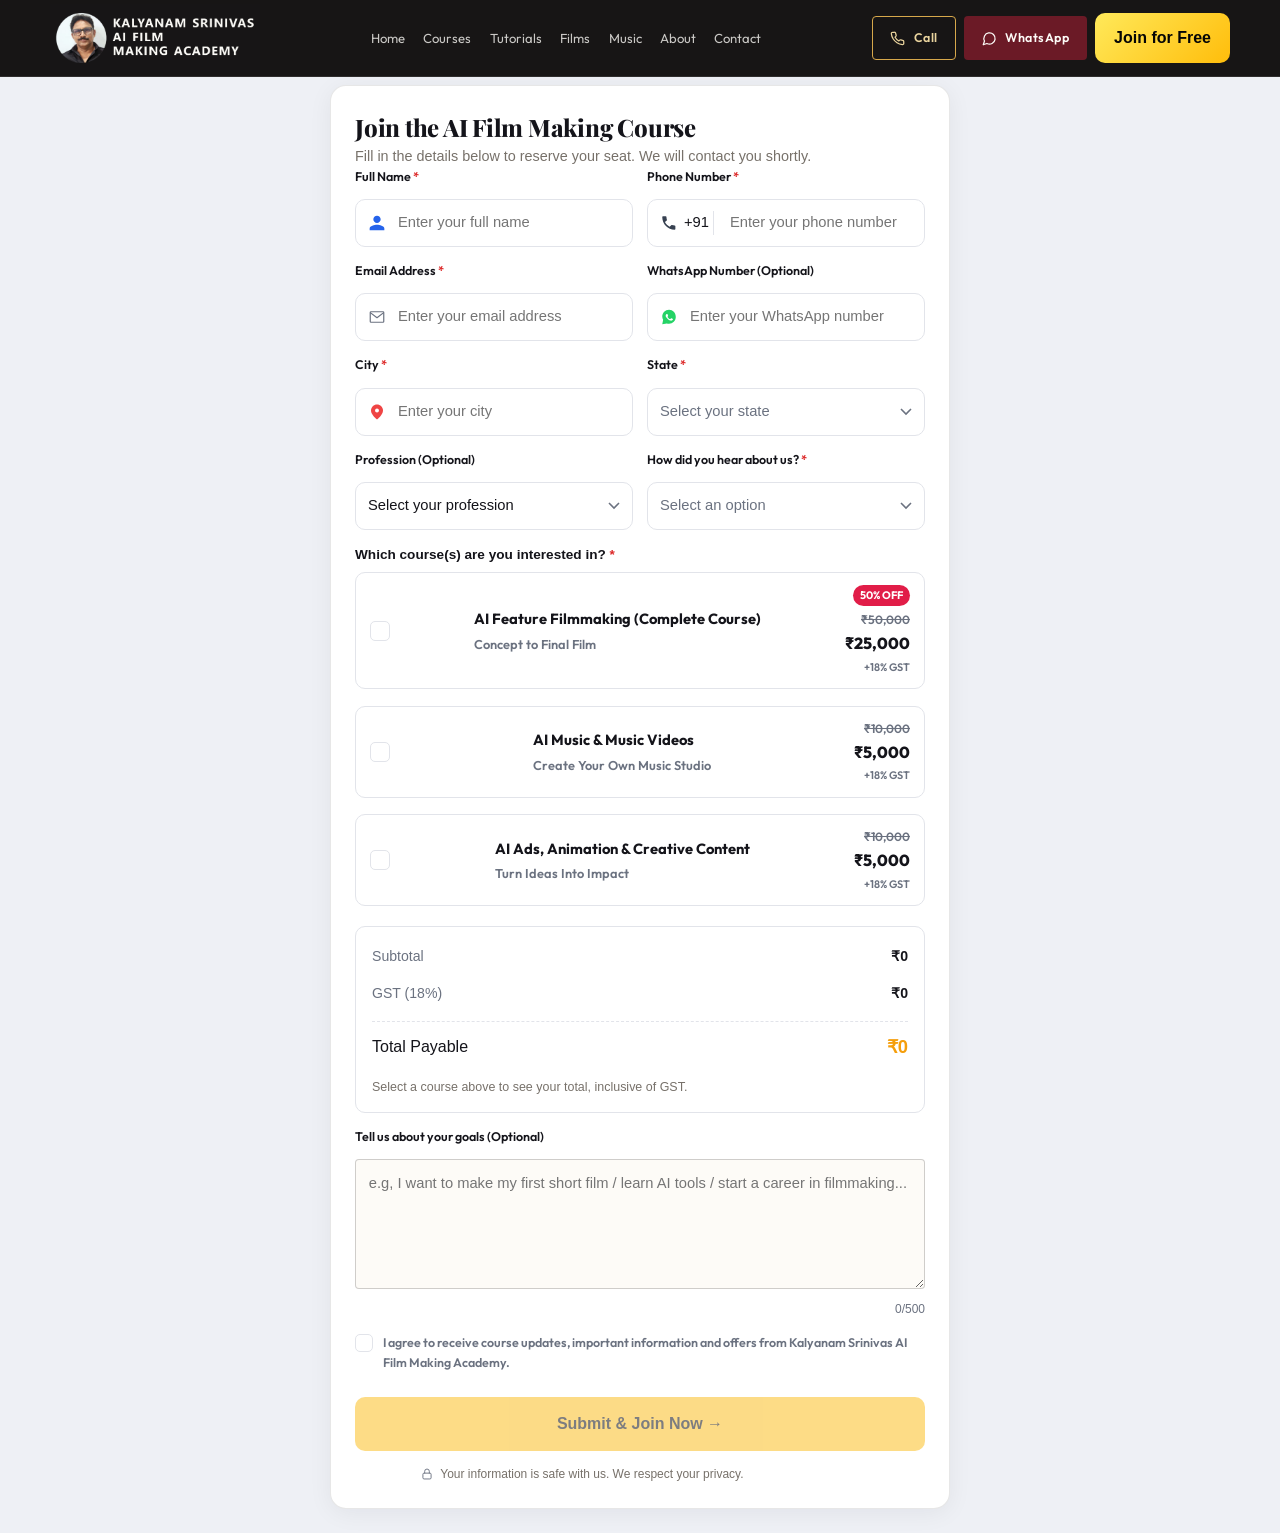
<file: form.html>
<!DOCTYPE html>
<html lang="en">

<head>
  <meta charset="UTF-8">
  <meta name="viewport" content="width=device-width, initial-scale=1.0">
  <meta name="description"
    content="Reserve your seat for the AI Film Making Course by Kalyanam Srinivas AI Film Making Academy.">
  <meta name="robots" content="index, follow">
  <meta property="og:type" content="website">
  <meta property="og:title" content="Kalyanam Srinivas AI Film Making Academy">
  <meta property="og:description" content="Telugu-first AI filmmaking education and creative production in Hyderabad.">
  <meta property="og:url" content="https://kalyanam.srinivas.abspydaai.com/">
  <meta property="og:image" content="https://kalyanam.srinivas.abspydaai.com/Brand.Logo.jpg?v=2">
  <meta property="og:image:secure_url" content="https://kalyanam.srinivas.abspydaai.com/Brand.Logo.jpg?v=2">
  <meta property="og:image:type" content="image/jpeg">
  <meta property="og:image:width" content="1200">
  <meta property="og:image:height" content="630">
  <meta name="twitter:card" content="summary_large_image">
  <link rel="icon" href="Logo.png" type="image/png">
  <meta name="theme-color" content="#fbbf24">
  <title>Join the AI Film Making Course</title>
  <link rel="stylesheet" href="assets/css/variables.css">
  <link rel="stylesheet" href="assets/css/base.css">
  <link rel="stylesheet" href="assets/css/layout.css">
  <link rel="stylesheet" href="assets/css/components.css">
  <link rel="stylesheet" href="assets/css/responsive.css">
  <link rel="stylesheet" href="assets/css/utilities.css">
  <link rel="stylesheet" href="assets/css/form.css">
  <style>
    .icon {
      width: auto;
      height: auto;
    }
  </style>
</head>

<body>
  <header id="site-header">
    <div class="site-header">
      <div class="container nav-inner"><a class="brand" href="index.html" data-testid="brand-home-link"><span
            class="brand-mark"><img src="Brand.Logo.jpg" alt="Kalyanam Srinivas AI Film Making Academy Logo"></span></a>
        <nav class="site-nav" aria-label="Primary navigation"><a href="index.html" data-page-link="home"
            data-testid="nav-home-link">Home</a><a href="courses.html" data-page-link="courses"
            data-testid="nav-courses-link">Courses</a><a href="tutorials.html" data-page-link="tutorials"
            data-testid="nav-tutorials-link">Tutorials</a><a href="films.html" data-page-link="films"
            data-testid="nav-films-link">Films</a><a href="music.html" data-page-link="music"
            data-testid="nav-music-link">Music</a><a href="about.html" data-page-link="about"
            data-testid="nav-about-link">About</a><a href="contact.html" data-page-link="contact"
            data-testid="nav-contact-link">Contact</a></nav>
        <div class="nav-actions"><a class="btn btn-secondary" href="tel:+919346273799"
            data-testid="header-call-link"><svg xmlns="http://www.w3.org/2000/svg" width="24" height="24"
              viewBox="0 0 24 24" fill="none" stroke="currentColor" stroke-width="2" stroke-linecap="round"
              stroke-linejoin="round" data-lucide="phone" class="lucide lucide-phone icon-sm" aria-hidden="true">
              <path
                d="M22 16.92v3a2 2 0 0 1-2.18 2 19.79 19.79 0 0 1-8.63-3.07 19.5 19.5 0 0 1-6-6 19.79 19.79 0 0 1-3.07-8.67A2 2 0 0 1 4.11 2h3a2 2 0 0 1 2 1.72 12.84 12.84 0 0 0 .7 2.81 2 2 0 0 1-.45 2.11L8.09 9.91a16 16 0 0 0 6 6l1.27-1.27a2 2 0 0 1 2.11-.45 12.84 12.84 0 0 0 2.81.7A2 2 0 0 1 22 16.92z">
              </path>
            </svg>Call</a><a class="btn btn-primary" href="https://wa.me/919346273799" target="_blank" rel="noopener"
            data-testid="header-whatsapp-link"><svg xmlns="http://www.w3.org/2000/svg" width="24" height="24"
              viewBox="0 0 24 24" fill="none" stroke="currentColor" stroke-width="2" stroke-linecap="round"
              stroke-linejoin="round" data-lucide="message-circle" class="lucide lucide-message-circle icon-sm"
              aria-hidden="true">
              <path d="M7.9 20A9 9 0 1 0 4 16.1L2 22Z"></path>
            </svg>WhatsApp</a><a class="primary-btn" href="courses.html">Join for Free</a><button
            class="icon-button mobile-menu-toggle" type="button" aria-expanded="false" aria-controls="mobile-nav"
            aria-label="Open navigation" data-testid="mobile-menu-toggle"><svg xmlns="http://www.w3.org/2000/svg"
              width="24" height="24" viewBox="0 0 24 24" fill="none" stroke="currentColor" stroke-width="2"
              stroke-linecap="round" stroke-linejoin="round" data-lucide="menu" class="lucide lucide-menu icon-lg"
              aria-hidden="true">
              <line x1="4" x2="20" y1="12" y2="12"></line>
              <line x1="4" x2="20" y1="6" y2="6"></line>
              <line x1="4" x2="20" y1="18" y2="18"></line>
            </svg></button></div>
      </div>
      <nav id="mobile-nav" class="mobile-nav container" aria-label="Mobile navigation" style="display: none;"><a
          href="index.html" data-page-link="home" data-testid="nav-home-link" aria-current="page">Home</a><a
          href="courses.html" data-page-link="courses" data-testid="nav-courses-link">Courses</a><a
          href="tutorials.html" data-page-link="tutorials" data-testid="nav-tutorials-link">Tutorials</a><a
          href="films.html" data-page-link="films" data-testid="nav-films-link">Films</a><a href="music.html"
          data-page-link="music" data-testid="nav-music-link">Music</a><a href="about.html" data-page-link="about"
          data-testid="nav-about-link">About</a><a href="contact.html" data-page-link="contact"
          data-testid="nav-contact-link">Contact</a>
        <div class="mobile-nav-actions"><a class="btn btn-secondary" href="tel:+919346273799"
            data-testid="mobile-header-call-link"><svg xmlns="http://www.w3.org/2000/svg" width="24" height="24"
              viewBox="0 0 24 24" fill="none" stroke="currentColor" stroke-width="2" stroke-linecap="round"
              stroke-linejoin="round" data-lucide="phone" class="lucide lucide-phone icon-sm" aria-hidden="true">
              <path
                d="M22 16.92v3a2 2 0 0 1-2.18 2 19.79 19.79 0 0 1-8.63-3.07 19.5 19.5 0 0 1-6-6 19.79 19.79 0 0 1-3.07-8.67A2 2 0 0 1 4.11 2h3a2 2 0 0 1 2 1.72 12.84 12.84 0 0 0 .7 2.81 2 2 0 0 1-.45 2.11L8.09 9.91a16 16 0 0 0 6 6l1.27-1.27a2 2 0 0 1 2.11-.45 12.84 12.84 0 0 0 2.81.7A2 2 0 0 1 22 16.92z">
              </path>
            </svg>Call</a><a class="btn btn-primary" href="https://wa.me/919346273799" target="_blank" rel="noopener"
            data-testid="mobile-header-whatsapp-link"><svg xmlns="http://www.w3.org/2000/svg" width="24" height="24"
              viewBox="0 0 24 24" fill="none" stroke="currentColor" stroke-width="2" stroke-linecap="round"
              stroke-linejoin="round" data-lucide="message-circle" class="lucide lucide-message-circle icon-sm"
              aria-hidden="true">
              <path d="M7.9 20A9 9 0 1 0 4 16.1L2 22Z"></path>
            </svg>WhatsApp</a></div><a class="primary-btn" href="courses.html" style="text-align: center;">Join for
          Free</a>
      </nav>
    </div>
  </header>
  <div class="page" style=" padding-top: 85px;">
    <div class="card">
      <h1>Join the AI Film Making Course</h1>
      <p class="subtitle">Fill in the details below to reserve your seat. We will contact you shortly.</p>
      <form id="enrollForm" novalidate="" autocomplete="on">
        <div class="hp-field" aria-hidden="true"><label for="website">Website</label><input type="text" id="website"
            name="website" tabindex="-1" autocomplete="off"></div>
        <div role="alert" aria-live="assertive" class="form-status" id="formStatus"></div>
        <div class="row">
          <div class="field"><label for="fullName">Full Name <span class="req">*</span></label>
            <div class="input-wrap"><span class="icon" aria-hidden="true"><svg viewBox="0 0 24 24" fill="none"
                  xmlns="http://www.w3.org/2000/svg">
                  <path
                    d="M12 12c2.7 0 4.9-2.2 4.9-4.9S14.7 2.2 12 2.2 7.1 4.4 7.1 7.1 9.3 12 12 12Zm0 2.4c-3.3 0-9.8 1.6-9.8 4.9v2.5h19.6v-2.5c0-3.3-6.5-4.9-9.8-4.9Z"
                    fill="#2563eb"></path>
                </svg></span><input type="text" id="fullName" name="fullName" placeholder="Enter your full name"
                autocomplete="name" required="" aria-required="true" aria-describedby="err-fullName" maxlength="50">
            </div><span class="error-msg" id="err-fullName" role="alert"></span>
          </div>
          <div class="field"><label for="phone">Phone Number <span class="req">*</span></label>
            <div class="input-wrap phone-wrap"><span class="icon" aria-hidden="true"><svg viewBox="0 0 24 24"
                  fill="none" xmlns="http://www.w3.org/2000/svg">
                  <path
                    d="M6.6 10.8c1.4 2.7 3.6 4.9 6.3 6.3l2.1-2.1c.3-.3.7-.4 1-.2 1.1.4 2.3.6 3.5.6.6 0 1 .4 1 1V20c0 .6-.4 1-1 1C10.6 21 3 13.4 3 4c0-.6.4-1 1-1h3.6c.6 0 1 .4 1 1 0 1.2.2 2.4.6 3.5.1.4 0 .8-.2 1.1L6.6 10.8Z"
                    fill="#374151"></path>
                </svg></span><span class="prefix">+91</span><input type="tel" id="phone" name="phone"
                placeholder="Enter your phone number" autocomplete="tel" inputmode="numeric" maxlength="10" required=""
                aria-required="true" aria-describedby="err-phone"></div><span class="error-msg" id="err-phone"
              role="alert"></span>
          </div>
        </div>
        <div class="row">
          <div class="field"><label for="email">Email Address <span class="req">*</span></label>
            <div class="input-wrap"><span class="icon" aria-hidden="true"><svg viewBox="0 0 24 24" fill="none"
                  xmlns="http://www.w3.org/2000/svg">
                  <path d="M4 5h16c.6 0 1 .4 1 1v12c0 .6-.4 1-1 1H4c-.6 0-1-.4-1-1V6c0-.6.4-1 1-1Z" stroke="#6b7280"
                    stroke-width="1.6"></path>
                  <path d="M3.5 6.5 12 13l8.5-6.5" stroke="#6b7280" stroke-width="1.6" stroke-linecap="round"
                    stroke-linejoin="round"></path>
                </svg></span><input type="email" id="email" name="email" placeholder="Enter your email address"
                autocomplete="email" required="" aria-required="true" aria-describedby="err-email" maxlength="254">
            </div><span class="error-msg" id="err-email" role="alert"></span>
          </div>
          <div class="field"><label for="whatsapp">WhatsApp Number (Optional)</label>
            <div class="input-wrap"><span class="icon whatsapp-icon" aria-hidden="true"><svg viewBox="0 0 32 32"
                  xmlns="http://www.w3.org/2000/svg">
                  <path
                    d="M16.02 3C9.4 3 4 8.4 4 15.02c0 2.2.6 4.28 1.63 6.06L4 29l8.1-1.6a11.98 11.98 0 0 0 3.92.66h.01c6.62 0 12.02-5.4 12.02-12.02C28.05 8.4 22.65 3 16.02 3Z"
                    fill="#25D366"></path>
                  <path
                    d="M22.4 19.14c-.32-.16-1.9-.94-2.2-1.05-.29-.1-.5-.16-.72.16-.21.32-.83 1.05-1.02 1.26-.19.21-.37.24-.69.08-.32-.16-1.34-.5-2.55-1.58-.94-.84-1.58-1.87-1.76-2.19-.19-.32-.02-.49.14-.65.14-.14.32-.37.48-.55.16-.19.21-.32.32-.53.1-.21.05-.4-.03-.55-.08-.16-.72-1.75-.99-2.39-.26-.63-.53-.54-.72-.55-.19-.01-.4-.01-.61-.01-.21 0-.55.08-.84.4-.29.32-1.1 1.08-1.1 2.63 0 1.55 1.13 3.05 1.29 3.26.16.21 2.22 3.4 5.38 4.76.75.32 1.34.52 1.8.66.76.24 1.44.21 1.99.13.61-.09 1.9-.78 2.16-1.53.27-.75.27-1.4.19-1.53-.08-.13-.29-.21-.61-.37Z"
                    fill="#fff"></path>
                </svg></span><input type="tel" id="whatsapp" name="whatsapp" placeholder="Enter your WhatsApp number"
                inputmode="numeric" maxlength="10" aria-describedby="err-whatsapp"></div><span class="error-msg"
              id="err-whatsapp" role="alert"></span>
          </div>
        </div>
        <div class="row">
          <div class="field"><label for="city">City <span class="req">*</span></label>
            <div class="input-wrap"><span class="icon" aria-hidden="true"><svg viewBox="0 0 24 24" fill="none"
                  xmlns="http://www.w3.org/2000/svg">
                  <path d="M12 2C7.6 2 4 5.6 4 10c0 6 8 12 8 12s8-6 8-12c0-4.4-3.6-8-8-8Z" fill="#ef4444"></path>
                  <circle cx="12" cy="10" r="2.6" fill="#fff"></circle>
                </svg></span><input type="text" id="city" name="city" placeholder="Enter your city"
                autocomplete="address-level2" list="cityOptions" required="" aria-required="true"
                aria-describedby="err-city" maxlength="50"></div><span class="error-msg" id="err-city"
              role="alert"></span>
          </div><datalist id="cityOptions"></datalist>
          <div class="field"><label for="state">State <span class="req">*</span></label>
            <div class="input-wrap select-wrap"><select id="state" name="state" required="" aria-required="true"
                aria-describedby="err-state">
                <option value="" disabled="" selected="">Select your state</option>
                <option>Andhra Pradesh</option>
                <option>Delhi</option>
                <option>Gujarat</option>
                <option>Karnataka</option>
                <option>Kerala</option>
                <option>Maharashtra</option>
                <option>Punjab</option>
                <option>Tamil Nadu</option>
                <option>Telangana</option>
                <option>Uttar Pradesh</option>
                <option>West Bengal</option>
                <option>Other</option>
              </select></div><span class="error-msg" id="err-state" role="alert"></span>
          </div>
        </div>
        <div class="row">
          <div class="field"><label for="profession">Profession (Optional)</label>
            <div class="input-wrap select-wrap"><select id="profession" name="profession"
                aria-describedby="err-profession">
                <option value="" disabled="" selected="">Select your profession</option>
                <option>Student</option>
                <option>Working Professional</option>
                <option>Freelancer</option>
                <option>Entrepreneur</option>
                <option>Homemaker</option>
                <option>Other</option>
              </select></div><span class="error-msg" id="err-profession" role="alert"></span>
          </div>
          <div class="field"><label for="hearAbout">How did you hear about us? <span class="req">*</span></label>
            <div class="input-wrap select-wrap"><select id="hearAbout" name="hearAbout" required="" aria-required="true"
                aria-describedby="err-hearAbout">
                <option value="" disabled="" selected="">Select an option</option>
                <option>Instagram</option>
                <option>Facebook</option>
                <option>YouTube</option>
                <option>Google Search</option>
                <option>Friend / Referral</option>
                <option>Other</option>
              </select></div><span class="error-msg" id="err-hearAbout" role="alert"></span>
          </div>
        </div>
        <fieldset class="field full course-fieldset">
          <legend>Which course(s) are you interested in? <span class="req">*</span></legend><label class="course-option"
            for="course-feature"><input type="checkbox" class="course-checkbox" id="course-feature" name="course"
              value="AI Feature Filmmaking" data-price="25000">
            <div class="course-card"><span class="course-check" aria-hidden="true"><svg viewBox="0 0 16 12" fill="none"
                  xmlns="http://www.w3.org/2000/svg">
                  <path d="M1.5 6.2 5.4 10 14.5 1.5" stroke="#fff" stroke-width="2" stroke-linecap="round"
                    stroke-linejoin="round"></path>
                </svg></span>
              <div class="course-info"><span class="course-title">AI Feature Filmmaking (Complete Course)</span><span
                  class="course-desc">Concept to Final Film</span></div>
              <div class="course-price"><span class="badge">50% OFF</span><span class="old-price">₹50,000</span><span
                  class="new-price">₹25,000</span><span class="gst-note">+18% GST</span></div>
            </div>
          </label><label class="course-option" for="course-music"><input type="checkbox" class="course-checkbox"
              id="course-music" name="course" value="AI Music &amp; Music Videos" data-price="5000">
            <div class="course-card"><span class="course-check" aria-hidden="true"><svg viewBox="0 0 16 12" fill="none"
                  xmlns="http://www.w3.org/2000/svg">
                  <path d="M1.5 6.2 5.4 10 14.5 1.5" stroke="#fff" stroke-width="2" stroke-linecap="round"
                    stroke-linejoin="round"></path>
                </svg></span>
              <div class="course-info"><span class="course-title">AI Music &amp; Music Videos</span><span
                  class="course-desc">Create Your Own Music Studio</span></div>
              <div class="course-price"><span class="old-price">₹10,000</span><span class="new-price">₹5,000</span><span
                  class="gst-note">+18% GST</span>
              </div>
            </div>
          </label><label class="course-option" for="course-ads"><input type="checkbox" class="course-checkbox"
              id="course-ads" name="course" value="AI Ads, Animation &amp; Creative Content" data-price="5000">
            <div class="course-card"><span class="course-check" aria-hidden="true"><svg viewBox="0 0 16 12" fill="none"
                  xmlns="http://www.w3.org/2000/svg">
                  <path d="M1.5 6.2 5.4 10 14.5 1.5" stroke="#fff" stroke-width="2" stroke-linecap="round"
                    stroke-linejoin="round"></path>
                </svg></span>
              <div class="course-info"><span class="course-title">AI Ads, Animation &amp; Creative Content</span><span
                  class="course-desc">Turn Ideas Into Impact</span></div>
              <div class="course-price"><span class="old-price">₹10,000</span><span class="new-price">₹5,000</span><span
                  class="gst-note">+18% GST</span>
              </div>
            </div>
          </label><span class="error-msg" id="err-course" role="alert"></span>
        </fieldset>
        <div class="field full order-summary" id="orderSummary" aria-live="polite">
          <div class="summary-row">
            <span>Subtotal</span>
            <span id="summarySubtotal">₹0</span>
          </div>
          <div class="summary-row">
            <span>GST (18%)</span>
            <span id="summaryGst">₹0</span>
          </div>
          <div class="summary-row summary-total">
            <span>Total Payable</span>
            <span id="summaryTotal">₹0</span>
          </div>
          <p class="summary-hint" id="summaryHint">Select a course above to see your total, inclusive of GST.</p>
        </div>
        <div class="field full"><label for="goals">Tell us about your goals (Optional)</label><textarea id="goals"
            name="goals" maxlength="500"
            placeholder="e.g, I want to make my first short film / learn AI tools / start a career in filmmaking..."></textarea><span
            class="char-count"><span id="goalsCount">0</span>/500</span></div>
        <div class="field full checkbox-field"><label class="checkbox-label" for="consent"><span
              class="custom-checkbox"><input type="checkbox" id="consent" name="consent" required=""
                aria-required="true" aria-describedby="err-consent"><span class="checkbox-box" aria-hidden="true"><svg
                  viewBox="0 0 16 12" fill="none" xmlns="http://www.w3.org/2000/svg">
                  <path d="M1.5 6.2 5.4 10 14.5 1.5" stroke="#fff" stroke-width="2" stroke-linecap="round"
                    stroke-linejoin="round"></path>
                </svg></span></span><span>I agree to receive course updates, important information and offers from
              Kalyanam Srinivas AI Film Making Academy.</span></label><span class="error-msg" id="err-consent"
            role="alert"></span></div><button type="submit" id="submitBtn" disabled=""><span class="btn-label">Submit
            &amp; Join Now →</span><span class="btn-spinner" aria-hidden="true"></span></button>
        <p class="privacy"><svg class="lock-icon" viewBox="0 0 24 24" fill="none" xmlns="http://www.w3.org/2000/svg"
            aria-hidden="true">
            <rect x="5" y="10.5" width="14" height="10" rx="2" stroke="#6b7280" stroke-width="1.6"></rect>
            <path d="M8 10.5V7.5a4 4 0 0 1 8 0v3" stroke="#6b7280" stroke-width="1.6" stroke-linecap="round"></path>
          </svg>Your information is safe with us. We respect your privacy. </p>
      </form>
    </div>
  </div>
  <script src="assets/js/md.nav.js"></script>
  <script src="assets/js/form.js"></script>
  <script>
    /*
     * GST order summary — vanilla JS, self-contained.
     * Reads the price straight off each course checkbox's data-price
     * attribute (kept in sync with the ₹ figure already shown in that
     * course's card), so there is exactly one source of truth per course.
     * GST (18%) is applied to the discounted/selling price shown on the
     * card — the actual amount that would be invoiced — not the
     * struck-through original price, which matches standard GST practice
     * (tax is charged on the transaction value, not the pre-discount MRP).
     * Recalculates on every checkbox change; does not touch form.js or
     * any of its validation/submit logic.
     */
    (function () {
      var GST_RATE = 0.18;
      var checkboxes = document.querySelectorAll('.course-checkbox');
      var summaryBox = document.getElementById('orderSummary');
      var subtotalEl = document.getElementById('summarySubtotal');
      var gstEl = document.getElementById('summaryGst');
      var totalEl = document.getElementById('summaryTotal');
      var hintEl = document.getElementById('summaryHint');

      if (!summaryBox || !checkboxes.length) return;

      function formatINR(amount) {
        return '₹' + Math.round(amount).toLocaleString('en-IN');
      }

      function recalc() {
        var subtotal = 0;
        checkboxes.forEach(function (cb) {
          if (cb.checked) {
            subtotal += parseFloat(cb.getAttribute('data-price')) || 0;
          }
        });
        var gst = subtotal * GST_RATE;
        var total = subtotal + gst;

        subtotalEl.textContent = formatINR(subtotal);
        gstEl.textContent = formatINR(gst);
        totalEl.textContent = formatINR(total);

        var hasSelection = subtotal > 0;
        summaryBox.classList.toggle('has-selection', hasSelection);
        if (hintEl) hintEl.style.display = hasSelection ? 'none' : '';
      }

      checkboxes.forEach(function (cb) {
        cb.addEventListener('change', recalc);
      });

      recalc();
    })();
  </script>


</body>

</html>
</file>
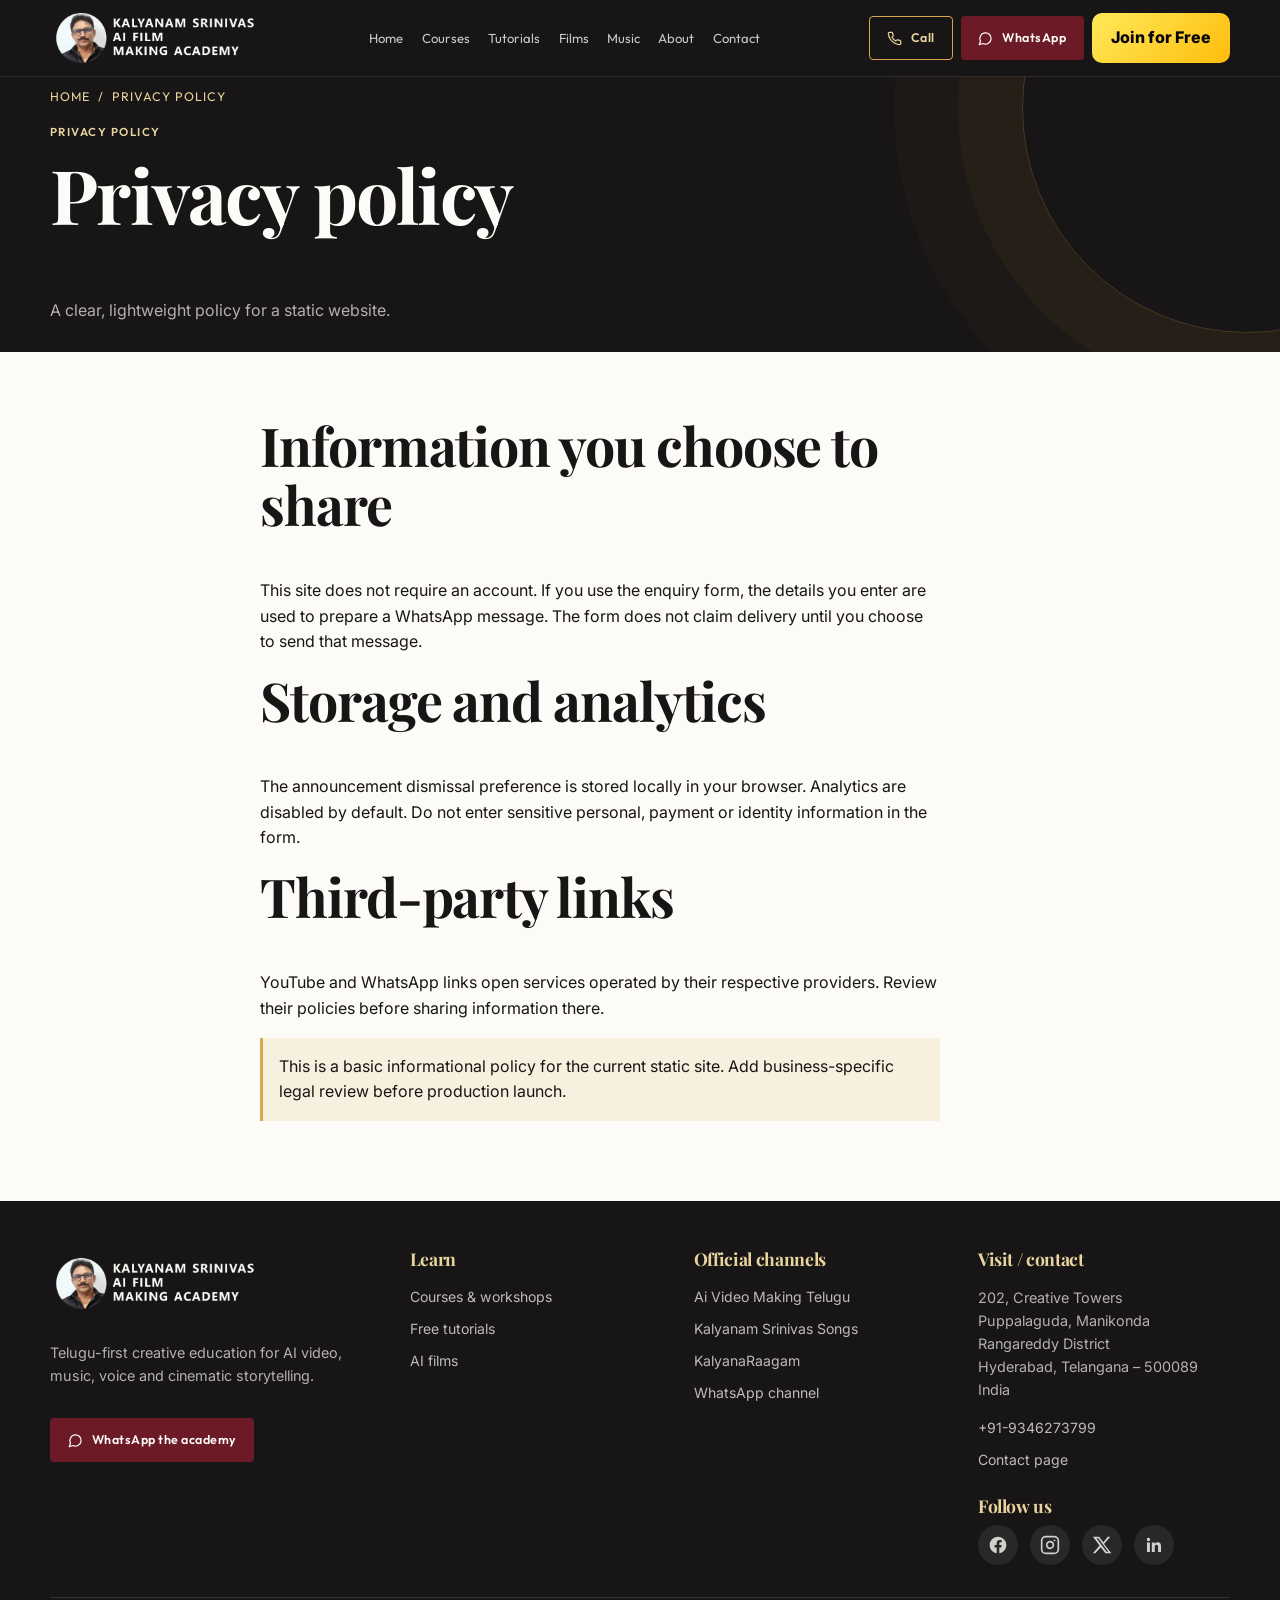
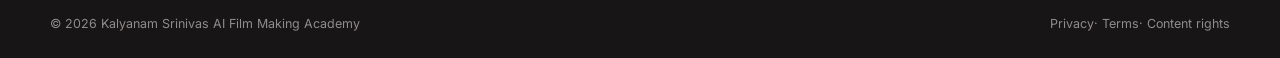
<file: privacy-policy.html>
<!DOCTYPE html>
<html lang="en">

<head>
    <meta charset="UTF-8">
    <meta name="viewport" content="width=device-width, initial-scale=1.0">
    <meta name="description"
        content="Privacy information for visitors contacting Kalyanam Srinivas AI Film Making Academy.">
    <link rel="icon" href="Logo.png" type="image/png">
    <link rel="stylesheet" href="assets/css/variables.css">
    <link rel="stylesheet" href="assets/css/base.css">
    <link rel="stylesheet" href="assets/css/layout.css">
    <link rel="stylesheet" href="assets/css/components.css">
    <link rel="stylesheet" href="assets/css/responsive.css">
    <link rel="stylesheet" href="assets/css/utilities.css">
    <title>Privacy Policy | Kalyanam Srinivas Academy</title>
</head>

<body data-page="privacy">
    <header id="site-header">
        <div class="site-header">
            <div class="container nav-inner"><a class="brand" href="index.html" data-testid="brand-home-link"><span
                        class="brand-mark">
                        <img src="Brand.Logo.jpg" alt="Kalyanam Srinivas AI Film Making Academy Logo">
                    </span></a>
                <nav class="site-nav" aria-label="Primary navigation"><a href="index.html" data-page-link="home"
                        data-testid="nav-home-link">Home</a><a href="courses.html" data-page-link="courses"
                        data-testid="nav-courses-link">Courses</a><a href="tutorials.html" data-page-link="tutorials"
                        data-testid="nav-tutorials-link">Tutorials</a><a href="films.html" data-page-link="films"
                        data-testid="nav-films-link">Films</a><a href="music.html" data-page-link="music"
                        data-testid="nav-music-link">Music</a><a href="about.html" data-page-link="about"
                        data-testid="nav-about-link">About</a><a href="contact.html" data-page-link="contact"
                        data-testid="nav-contact-link">Contact</a></nav>
                <div class="nav-actions"><a class="btn btn-secondary" href="tel:+919346273799"
                        data-testid="header-call-link"><svg xmlns="http://www.w3.org/2000/svg" width="24" height="24"
                            viewBox="0 0 24 24" fill="none" stroke="currentColor" stroke-width="2"
                            stroke-linecap="round" stroke-linejoin="round" data-lucide="phone"
                            class="lucide lucide-phone icon-sm" aria-hidden="true">
                            <path
                                d="M22 16.92v3a2 2 0 0 1-2.18 2 19.79 19.79 0 0 1-8.63-3.07 19.5 19.5 0 0 1-6-6 19.79 19.79 0 0 1-3.07-8.67A2 2 0 0 1 4.11 2h3a2 2 0 0 1 2 1.72 12.84 12.84 0 0 0 .7 2.81 2 2 0 0 1-.45 2.11L8.09 9.91a16 16 0 0 0 6 6l1.27-1.27a2 2 0 0 1 2.11-.45 12.84 12.84 0 0 0 2.81.7A2 2 0 0 1 22 16.92z">
                            </path>
                        </svg>Call</a><a class="btn btn-primary" href="https://wa.me/919346273799" target="_blank"
                        rel="noopener" data-testid="header-whatsapp-link"><svg xmlns="http://www.w3.org/2000/svg"
                            width="24" height="24" viewBox="0 0 24 24" fill="none" stroke="currentColor"
                            stroke-width="2" stroke-linecap="round" stroke-linejoin="round" data-lucide="message-circle"
                            class="lucide lucide-message-circle icon-sm" aria-hidden="true">
                            <path d="M7.9 20A9 9 0 1 0 4 16.1L2 22Z"></path>
                        </svg>WhatsApp</a><a class="primary-btn" href="courses.html">Join for Free</a><button
                        class="icon-button mobile-menu-toggle" type="button" aria-expanded="false"
                        aria-controls="mobile-nav" aria-label="Open navigation" data-testid="mobile-menu-toggle"><svg
                            xmlns="http://www.w3.org/2000/svg" width="24" height="24" viewBox="0 0 24 24" fill="none"
                            stroke="currentColor" stroke-width="2" stroke-linecap="round" stroke-linejoin="round"
                            data-lucide="menu" class="lucide lucide-menu icon-lg" aria-hidden="true">
                            <line x1="4" x2="20" y1="12" y2="12"></line>
                            <line x1="4" x2="20" y1="6" y2="6"></line>
                            <line x1="4" x2="20" y1="18" y2="18"></line>
                        </svg></button></div>
            </div>
            <nav id="mobile-nav" class="mobile-nav container" aria-label="Mobile navigation" style="display: none;"><a
                    href="index.html" data-page-link="home" data-testid="nav-home-link" aria-current="page">Home</a><a
                    href="courses.html" data-page-link="courses" data-testid="nav-courses-link">Courses</a><a
                    href="tutorials.html" data-page-link="tutorials" data-testid="nav-tutorials-link">Tutorials</a><a
                    href="films.html" data-page-link="films" data-testid="nav-films-link">Films</a><a href="music.html"
                    data-page-link="music" data-testid="nav-music-link">Music</a><a href="about.html"
                    data-page-link="about" data-testid="nav-about-link">About</a><a href="contact.html"
                    data-page-link="contact" data-testid="nav-contact-link">Contact</a>
                <div class="mobile-nav-actions"><a class="btn btn-secondary" href="tel:+919346273799"
                        data-testid="mobile-header-call-link"><svg xmlns="http://www.w3.org/2000/svg" width="24"
                            height="24" viewBox="0 0 24 24" fill="none" stroke="currentColor" stroke-width="2"
                            stroke-linecap="round" stroke-linejoin="round" data-lucide="phone"
                            class="lucide lucide-phone icon-sm" aria-hidden="true">
                            <path
                                d="M22 16.92v3a2 2 0 0 1-2.18 2 19.79 19.79 0 0 1-8.63-3.07 19.5 19.5 0 0 1-6-6 19.79 19.79 0 0 1-3.07-8.67A2 2 0 0 1 4.11 2h3a2 2 0 0 1 2 1.72 12.84 12.84 0 0 0 .7 2.81 2 2 0 0 1-.45 2.11L8.09 9.91a16 16 0 0 0 6 6l1.27-1.27a2 2 0 0 1 2.11-.45 12.84 12.84 0 0 0 2.81.7A2 2 0 0 1 22 16.92z">
                            </path>
                        </svg>Call</a><a class="btn btn-primary" href="https://wa.me/919346273799" target="_blank"
                        rel="noopener" data-testid="mobile-header-whatsapp-link"><svg xmlns="http://www.w3.org/2000/svg"
                            width="24" height="24" viewBox="0 0 24 24" fill="none" stroke="currentColor"
                            stroke-width="2" stroke-linecap="round" stroke-linejoin="round" data-lucide="message-circle"
                            class="lucide lucide-message-circle icon-sm" aria-hidden="true">
                            <path d="M7.9 20A9 9 0 1 0 4 16.1L2 22Z"></path>
                        </svg>WhatsApp</a></div><a class="primary-btn" href="courses.html"
                    style="text-align: center;">Join for Free</a>
            </nav>
        </div>
    </header>
    <main id="main-content">
        <section class="page-hero">
            <div class="container">
                <div class="breadcrumb"><a href="index.html"
                        data-testid="page-hero-home-link">Home</a><span>/</span><span
                        data-testid="page-hero-current">Privacy policy</span></div>
                <p class="eyebrow" data-testid="page-hero-eyebrow">Privacy policy</p>
                <h1 data-testid="page-hero-title">Privacy policy</h1>
                <p class="text-light-muted" data-testid="page-hero-copy">A clear, lightweight policy for a static
                    website.</p>
            </div>
        </section>
        <section class="section">
            <div class="container content-narrow stack">
                <h2 data-testid="privacy-collection-title">Information you choose to share</h2>
                <p data-testid="privacy-collection-copy">This site does not require an account. If you use the enquiry
                    form, the details you enter are used to prepare a WhatsApp message. The form does not claim delivery
                    until you choose to send that message.</p>
                <h2 data-testid="privacy-storage-title">Storage and analytics</h2>
                <p data-testid="privacy-storage-copy">The announcement dismissal preference is stored locally in your
                    browser. Analytics are disabled by default. Do not enter sensitive personal, payment or identity
                    information in the form.</p>
                <h2 data-testid="privacy-third-party-title">Third-party links</h2>
                <p data-testid="privacy-third-party-copy">YouTube and WhatsApp links open services operated by their
                    respective providers. Review their policies before sharing information there.</p>
                <p class="notice" data-testid="privacy-update-note">This is a basic informational policy for the current
                    static site. Add business-specific legal review before production launch.</p>
            </div>
        </section>
    </main>
    <footer id="site-footer">
        <footer class="footer">
            <div class="container footer-grid">
                <div>
                    <div class="brand"><span class="brand-mark">
                            <img src="Brand.Logo.jpg" alt="Kalyanam Srinivas AI Film Making Academy Logo">
                        </span></div>
                    <p class="mt-4" data-testid="footer-description">Telugu-first creative education for AI video,
                        music, voice and cinematic storytelling.</p><a class="btn btn-primary mt-4"
                        href="https://wa.me/919346273799?text=I%20would%20like%20academy%20updates%20and%20course%20information."
                        target="_blank" rel="noopener" data-testid="footer-whatsapp-link"><svg
                            xmlns="http://www.w3.org/2000/svg" width="24" height="24" viewBox="0 0 24 24" fill="none"
                            stroke="currentColor" stroke-width="2" stroke-linecap="round" stroke-linejoin="round"
                            data-lucide="message-circle" class="lucide lucide-message-circle icon-sm"
                            aria-hidden="true">
                            <path d="M7.9 20A9 9 0 1 0 4 16.1L2 22Z"></path>
                        </svg>WhatsApp the academy</a>
                </div>
                <div>
                    <h3 data-testid="footer-learning-heading">Learn</h3>
                    <div class="footer-links"><a href="courses.html" data-testid="footer-courses-link">Courses &amp;
                            workshops</a><a href="tutorials.html" data-testid="footer-tutorials-link">Free
                            tutorials</a><a href="films.html" data-testid="footer-films-link">AI films</a></div>
                </div>
                <div>
                    <h3 data-testid="footer-channels-heading">Official channels</h3>
                    <div class="footer-links"><a href="https://m.youtube.com/@AiVideoMakingTelugu" target="_blank"
                            rel="noopener" data-testid="footer-ai-youtube-link">Ai Video Making Telugu</a><a
                            href="https://m.youtube.com/@KalyanamSrinivasSongs" target="_blank" rel="noopener"
                            data-testid="footer-music-youtube-link">Kalyanam Srinivas Songs</a><a
                            href="https://m.youtube.com/@KalyanaRaagam" target="_blank" rel="noopener"
                            data-testid="footer-melodies-youtube-link">KalyanaRaagam</a><a
                            href="https://whatsapp.com/channel/0029Val1mO48V0tvnqHANv1z" target="_blank" rel="noopener"
                            data-testid="footer-channel-link">WhatsApp channel</a></div>
                </div>
                <div>
                    <h3 data-testid="footer-contact-heading">Visit / contact</h3>
                    <a href="https://maps.app.goo.gl/PiVwHkCyUws7bSb18" target="_blank" rel="noopener noreferrer">
                        <address data-testid="footer-address">202, Creative Towers<br>Puppalaguda,
                            Manikonda<br>Rangareddy
                            District<br>Hyderabad, Telangana – 500089<br>India</address>
                    </a>
                    <div class="footer-links mt-4"><a href="tel:+919346273799"
                            data-testid="footer-call-link">+91-9346273799</a><a href="contact.html"
                            data-testid="footer-contact-link">Contact page</a></div>
                    <div class="footer-social">
                        <h3 class="footer-social-heading" data-testid="footer-social-heading">Follow us</h3>
                        <div class="social-links"><a class="social-link" href="#" target="_blank"
                                rel="noopener noreferrer" aria-label="Facebook" data-testid="footer-facebook-link"><svg
                                    xmlns="http://www.w3.org/2000/svg" width="20" height="20" viewBox="0 0 24 24"
                                    fill="currentColor" aria-hidden="true">
                                    <path
                                        d="M22 12.06C22 6.5 17.52 2 12 2S2 6.5 2 12.06c0 5.02 3.66 9.18 8.44 9.94v-7.03H7.9v-2.91h2.54V9.85c0-2.5 1.49-3.89 3.77-3.89 1.09 0 2.23.2 2.23.2v2.46h-1.26c-1.24 0-1.63.77-1.63 1.56v1.88h2.78l-.44 2.91h-2.34V22c4.78-.76 8.44-4.92 8.44-9.94z">
                                    </path>
                                </svg></a><a class="social-link" href="#" target="_blank" rel="noopener noreferrer"
                                aria-label="Instagram" data-testid="footer-instagram-link"><svg
                                    xmlns="http://www.w3.org/2000/svg" width="20" height="20" viewBox="0 0 24 24"
                                    fill="none" stroke="currentColor" stroke-width="2" stroke-linecap="round"
                                    stroke-linejoin="round" aria-hidden="true">
                                    <rect x="2" y="2" width="20" height="20" rx="5" ry="5"></rect>
                                    <path d="M16 11.37A4 4 0 1 1 12.63 8 4 4 0 0 1 16 11.37z"></path>
                                    <line x1="17.5" y1="6.5" x2="17.51" y2="6.5"></line>
                                </svg></a><a class="social-link" href="#" target="_blank" rel="noopener noreferrer"
                                aria-label="X (Twitter)" data-testid="footer-x-link"><svg
                                    xmlns="http://www.w3.org/2000/svg" width="20" height="20" viewBox="0 0 24 24"
                                    fill="currentColor" aria-hidden="true">
                                    <path
                                        d="M18.9 2H22l-7.6 8.7L23.3 22h-7.2l-5.6-7.3L4 22H1l8.1-9.3L1.1 2h7.4l5.1 6.7L18.9 2zm-1.3 18h2L7.5 4H5.4l12.2 16z">
                                    </path>
                                </svg></a><a class="social-link" href="#" target="_blank" rel="noopener noreferrer"
                                aria-label="LinkedIn" data-testid="footer-linkedin-link"><svg
                                    xmlns="http://www.w3.org/2000/svg" width="20" height="20" viewBox="0 0 24 24"
                                    fill="currentColor" aria-hidden="true">
                                    <path
                                        d="M20.45 20.45h-3.55v-5.57c0-1.33-.02-3.04-1.85-3.04-1.85 0-2.14 1.45-2.14 2.94v5.67H9.36V9h3.41v1.56h.05c.47-.9 1.63-1.85 3.36-1.85 3.6 0 4.27 2.37 4.27 5.45v6.29zM5.34 7.43a2.06 2.06 0 1 1 0-4.12 2.06 2.06 0 0 1 0 4.12zM7.12 20.45H3.56V9h3.56v11.45z">
                                    </path>
                                </svg></a></div>
                    </div>
                </div>
            </div>
            <div class="container footer-bottom"><span data-testid="footer-copyright">© 2026 Kalyanam Srinivas AI
                    Film
                    Making Academy</span><span><a href="privacy-policy.html"
                        data-testid="footer-privacy-link">Privacy</a>· <a href="terms.html"
                        data-testid="footer-terms-link">Terms</a>· <a href="CONTENT-RIGHTS.md?v=123"
                        data-testid="footer-rights-link">Content rights</a></span></div>
        </footer>
    </footer>

    <script src="assets/js/md.nav.js" type="module"></script>




</body>

</html>
</file>
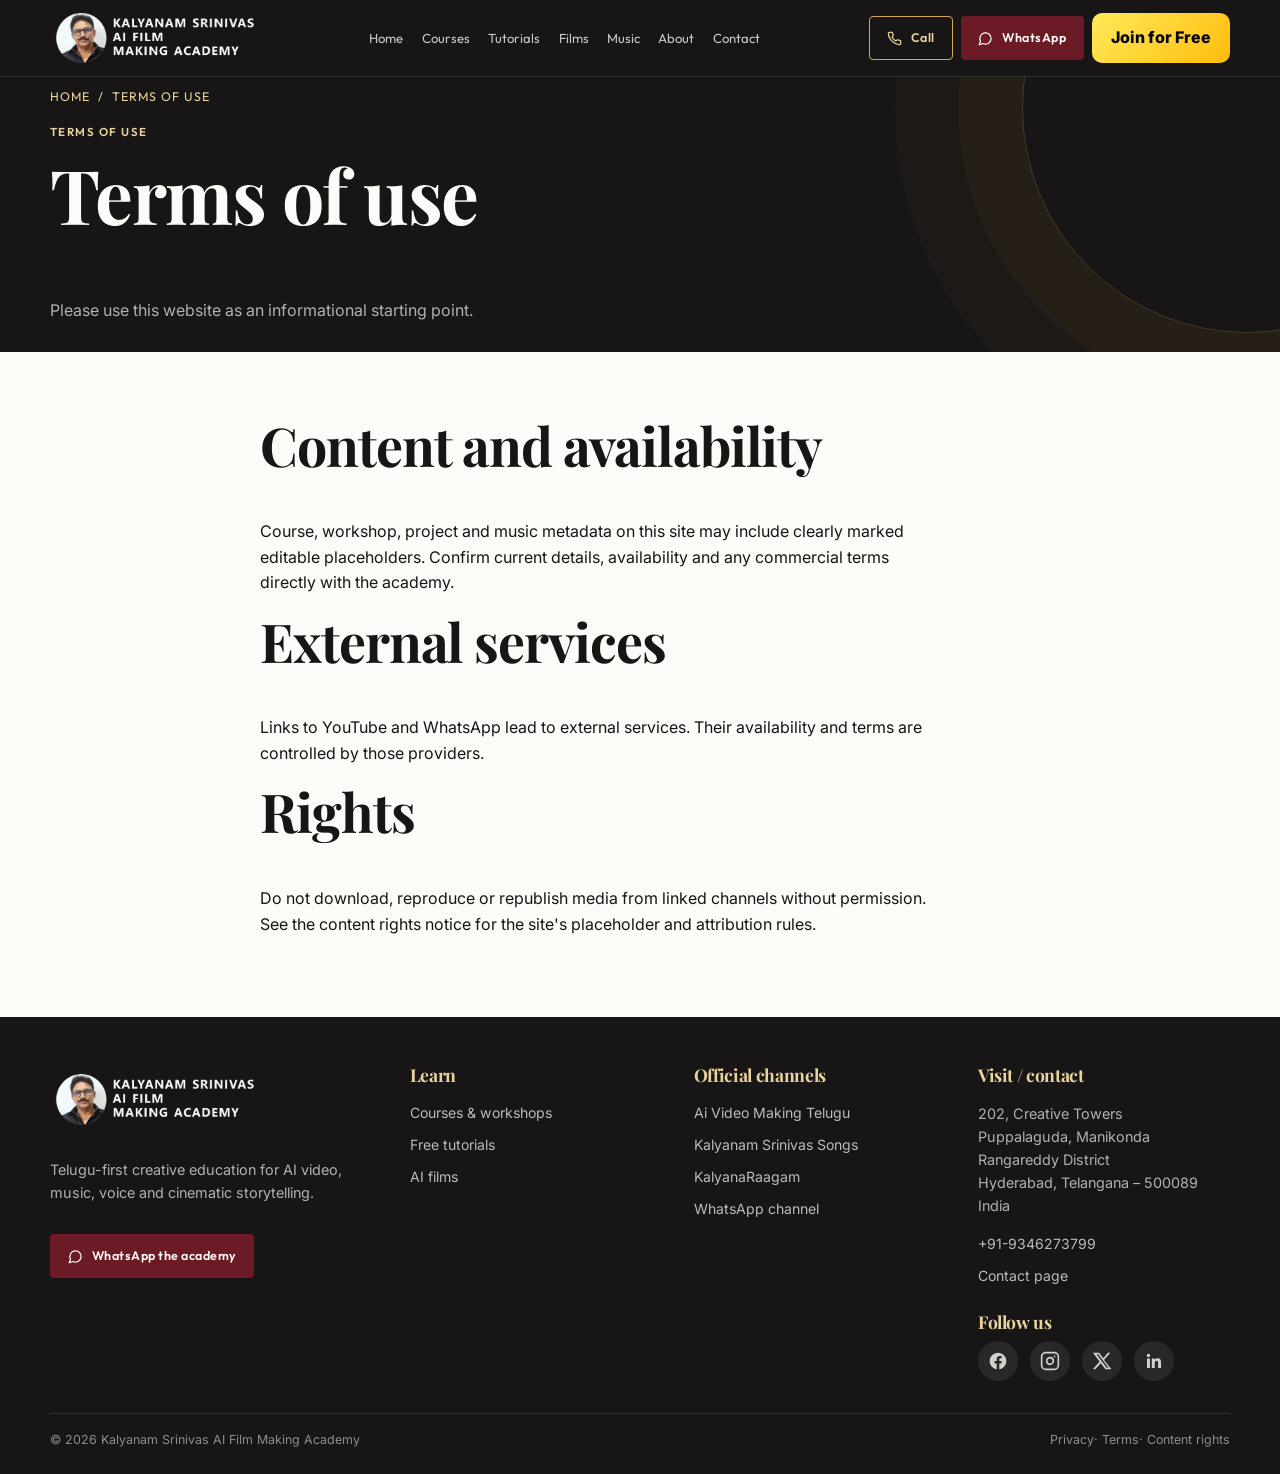
<file: terms.html>
<!DOCTYPE html>
<html lang="en">

<head>
    <meta charset="UTF-8">
    <meta name="viewport" content="width=device-width, initial-scale=1.0">
    <meta name="description" content="Terms for using this website and its public content.">
    <link rel="icon" href="Logo.png" type="image/png">
    <link rel="stylesheet" href="assets/css/variables.css">
    <link rel="stylesheet" href="assets/css/base.css">
    <link rel="stylesheet" href="assets/css/layout.css">
    <link rel="stylesheet" href="assets/css/components.css">
    <link rel="stylesheet" href="assets/css/responsive.css">
    <link rel="stylesheet" href="assets/css/utilities.css">
    <title>Terms of Use | Kalyanam Srinivas Academy</title>
</head>

<body data-page="terms">
    <header id="site-header">
        <div class="site-header">
            <div class="container nav-inner"><a class="brand" href="index.html" data-testid="brand-home-link"><span
                        class="brand-mark">
                        <img src="Brand.Logo.jpg" alt="Kalyanam Srinivas AI Film Making Academy Logo">
                    </span></a>
                <nav class="site-nav" aria-label="Primary navigation"><a href="index.html" data-page-link="home"
                        data-testid="nav-home-link">Home</a><a href="courses.html" data-page-link="courses"
                        data-testid="nav-courses-link">Courses</a><a href="tutorials.html" data-page-link="tutorials"
                        data-testid="nav-tutorials-link">Tutorials</a><a href="films.html" data-page-link="films"
                        data-testid="nav-films-link">Films</a><a href="music.html" data-page-link="music"
                        data-testid="nav-music-link">Music</a><a href="about.html" data-page-link="about"
                        data-testid="nav-about-link">About</a><a href="contact.html" data-page-link="contact"
                        data-testid="nav-contact-link">Contact</a></nav>
                <div class="nav-actions"><a class="btn btn-secondary" href="tel:+919346273799"
                        data-testid="header-call-link"><svg xmlns="http://www.w3.org/2000/svg" width="24" height="24"
                            viewBox="0 0 24 24" fill="none" stroke="currentColor" stroke-width="2"
                            stroke-linecap="round" stroke-linejoin="round" data-lucide="phone"
                            class="lucide lucide-phone icon-sm" aria-hidden="true">
                            <path
                                d="M22 16.92v3a2 2 0 0 1-2.18 2 19.79 19.79 0 0 1-8.63-3.07 19.5 19.5 0 0 1-6-6 19.79 19.79 0 0 1-3.07-8.67A2 2 0 0 1 4.11 2h3a2 2 0 0 1 2 1.72 12.84 12.84 0 0 0 .7 2.81 2 2 0 0 1-.45 2.11L8.09 9.91a16 16 0 0 0 6 6l1.27-1.27a2 2 0 0 1 2.11-.45 12.84 12.84 0 0 0 2.81.7A2 2 0 0 1 22 16.92z">
                            </path>
                        </svg>Call</a><a class="btn btn-primary" href="https://wa.me/919346273799" target="_blank"
                        rel="noopener" data-testid="header-whatsapp-link"><svg xmlns="http://www.w3.org/2000/svg"
                            width="24" height="24" viewBox="0 0 24 24" fill="none" stroke="currentColor"
                            stroke-width="2" stroke-linecap="round" stroke-linejoin="round" data-lucide="message-circle"
                            class="lucide lucide-message-circle icon-sm" aria-hidden="true">
                            <path d="M7.9 20A9 9 0 1 0 4 16.1L2 22Z"></path>
                        </svg>WhatsApp</a><a class="primary-btn" href="courses.html">Join for Free</a><button
                        class="icon-button mobile-menu-toggle" type="button" aria-expanded="false"
                        aria-controls="mobile-nav" aria-label="Open navigation" data-testid="mobile-menu-toggle"><svg
                            xmlns="http://www.w3.org/2000/svg" width="24" height="24" viewBox="0 0 24 24" fill="none"
                            stroke="currentColor" stroke-width="2" stroke-linecap="round" stroke-linejoin="round"
                            data-lucide="menu" class="lucide lucide-menu icon-lg" aria-hidden="true">
                            <line x1="4" x2="20" y1="12" y2="12"></line>
                            <line x1="4" x2="20" y1="6" y2="6"></line>
                            <line x1="4" x2="20" y1="18" y2="18"></line>
                        </svg></button></div>
            </div>
            <nav id="mobile-nav" class="mobile-nav container" aria-label="Mobile navigation" style="display: none;"><a
                    href="index.html" data-page-link="home" data-testid="nav-home-link" aria-current="page">Home</a><a
                    href="courses.html" data-page-link="courses" data-testid="nav-courses-link">Courses</a><a
                    href="tutorials.html" data-page-link="tutorials" data-testid="nav-tutorials-link">Tutorials</a><a
                    href="films.html" data-page-link="films" data-testid="nav-films-link">Films</a><a href="music.html"
                    data-page-link="music" data-testid="nav-music-link">Music</a><a href="about.html"
                    data-page-link="about" data-testid="nav-about-link">About</a><a href="contact.html"
                    data-page-link="contact" data-testid="nav-contact-link">Contact</a>
                <div class="mobile-nav-actions"><a class="btn btn-secondary" href="tel:+919346273799"
                        data-testid="mobile-header-call-link"><svg xmlns="http://www.w3.org/2000/svg" width="24"
                            height="24" viewBox="0 0 24 24" fill="none" stroke="currentColor" stroke-width="2"
                            stroke-linecap="round" stroke-linejoin="round" data-lucide="phone"
                            class="lucide lucide-phone icon-sm" aria-hidden="true">
                            <path
                                d="M22 16.92v3a2 2 0 0 1-2.18 2 19.79 19.79 0 0 1-8.63-3.07 19.5 19.5 0 0 1-6-6 19.79 19.79 0 0 1-3.07-8.67A2 2 0 0 1 4.11 2h3a2 2 0 0 1 2 1.72 12.84 12.84 0 0 0 .7 2.81 2 2 0 0 1-.45 2.11L8.09 9.91a16 16 0 0 0 6 6l1.27-1.27a2 2 0 0 1 2.11-.45 12.84 12.84 0 0 0 2.81.7A2 2 0 0 1 22 16.92z">
                            </path>
                        </svg>Call</a><a class="btn btn-primary" href="https://wa.me/919346273799" target="_blank"
                        rel="noopener" data-testid="mobile-header-whatsapp-link"><svg xmlns="http://www.w3.org/2000/svg"
                            width="24" height="24" viewBox="0 0 24 24" fill="none" stroke="currentColor"
                            stroke-width="2" stroke-linecap="round" stroke-linejoin="round" data-lucide="message-circle"
                            class="lucide lucide-message-circle icon-sm" aria-hidden="true">
                            <path d="M7.9 20A9 9 0 1 0 4 16.1L2 22Z"></path>
                        </svg>WhatsApp</a></div><a class="primary-btn" href="courses.html"
                    style="text-align: center;">Join for Free</a>
            </nav>
        </div>
    </header>
    <main id="main-content">
        <section class="page-hero">
            <div class="container">
                <div class="breadcrumb"><a href="index.html"
                        data-testid="page-hero-home-link">Home</a><span>/</span><span
                        data-testid="page-hero-current">Terms of use</span></div>
                <p class="eyebrow" data-testid="page-hero-eyebrow">Terms of use</p>
                <h1 data-testid="page-hero-title">Terms of use</h1>
                <p class="text-light-muted" data-testid="page-hero-copy">Please use this website as an informational
                    starting point.</p>
            </div>
        </section>
        <section class="section">
            <div class="container content-narrow stack">
                <h2 data-testid="terms-content-title">Content and availability</h2>
                <p data-testid="terms-content-copy">Course, workshop, project and music metadata on this site may
                    include clearly marked editable placeholders. Confirm current details, availability and any
                    commercial terms directly with the academy.</p>
                <h2 data-testid="terms-links-title">External services</h2>
                <p data-testid="terms-links-copy">Links to YouTube and WhatsApp lead to external services. Their
                    availability and terms are controlled by those providers.</p>
                <h2 data-testid="terms-rights-title">Rights</h2>
                <p data-testid="terms-rights-copy">Do not download, reproduce or republish media from linked channels
                    without permission. See the content rights notice for the site's placeholder and attribution rules.
                </p>
            </div>
        </section>
    </main>
    <footer id="site-footer">
        <footer class="footer">
            <div class="container footer-grid">
                <div>
                    <div class="brand"><span class="brand-mark">
                            <img src="Brand.Logo.jpg" alt="Kalyanam Srinivas AI Film Making Academy Logo">
                        </span></div>
                    <p class="mt-4" data-testid="footer-description">Telugu-first creative education for AI video,
                        music, voice and cinematic storytelling.</p><a class="btn btn-primary mt-4"
                        href="https://wa.me/919346273799?text=I%20would%20like%20academy%20updates%20and%20course%20information."
                        target="_blank" rel="noopener" data-testid="footer-whatsapp-link"><svg
                            xmlns="http://www.w3.org/2000/svg" width="24" height="24" viewBox="0 0 24 24" fill="none"
                            stroke="currentColor" stroke-width="2" stroke-linecap="round" stroke-linejoin="round"
                            data-lucide="message-circle" class="lucide lucide-message-circle icon-sm"
                            aria-hidden="true">
                            <path d="M7.9 20A9 9 0 1 0 4 16.1L2 22Z"></path>
                        </svg>WhatsApp the academy</a>
                </div>
                <div>
                    <h3 data-testid="footer-learning-heading">Learn</h3>
                    <div class="footer-links"><a href="courses.html" data-testid="footer-courses-link">Courses &amp;
                            workshops</a><a href="tutorials.html" data-testid="footer-tutorials-link">Free
                            tutorials</a><a href="films.html" data-testid="footer-films-link">AI films</a></div>
                </div>
                <div>
                    <h3 data-testid="footer-channels-heading">Official channels</h3>
                    <div class="footer-links"><a href="https://m.youtube.com/@AiVideoMakingTelugu" target="_blank"
                            rel="noopener" data-testid="footer-ai-youtube-link">Ai Video Making Telugu</a><a
                            href="https://m.youtube.com/@KalyanamSrinivasSongs" target="_blank" rel="noopener"
                            data-testid="footer-music-youtube-link">Kalyanam Srinivas Songs</a><a
                            href="https://m.youtube.com/@KalyanaRaagam" target="_blank" rel="noopener"
                            data-testid="footer-melodies-youtube-link">KalyanaRaagam</a><a
                            href="https://whatsapp.com/channel/0029Val1mO48V0tvnqHANv1z" target="_blank" rel="noopener"
                            data-testid="footer-channel-link">WhatsApp channel</a></div>
                </div>
                <div>
                    <h3 data-testid="footer-contact-heading">Visit / contact</h3>
                    <a href="https://maps.app.goo.gl/PiVwHkCyUws7bSb18" target="_blank" rel="noopener noreferrer">
                        <address data-testid="footer-address">202, Creative Towers<br>Puppalaguda,
                            Manikonda<br>Rangareddy
                            District<br>Hyderabad, Telangana – 500089<br>India</address>
                    </a>
                    <div class="footer-links mt-4"><a href="tel:+919346273799"
                            data-testid="footer-call-link">+91-9346273799</a><a href="contact.html"
                            data-testid="footer-contact-link">Contact page</a></div>
                    <div class="footer-social">
                        <h3 class="footer-social-heading" data-testid="footer-social-heading">Follow us</h3>
                        <div class="social-links"><a class="social-link" href="#" target="_blank"
                                rel="noopener noreferrer" aria-label="Facebook" data-testid="footer-facebook-link"><svg
                                    xmlns="http://www.w3.org/2000/svg" width="20" height="20" viewBox="0 0 24 24"
                                    fill="currentColor" aria-hidden="true">
                                    <path
                                        d="M22 12.06C22 6.5 17.52 2 12 2S2 6.5 2 12.06c0 5.02 3.66 9.18 8.44 9.94v-7.03H7.9v-2.91h2.54V9.85c0-2.5 1.49-3.89 3.77-3.89 1.09 0 2.23.2 2.23.2v2.46h-1.26c-1.24 0-1.63.77-1.63 1.56v1.88h2.78l-.44 2.91h-2.34V22c4.78-.76 8.44-4.92 8.44-9.94z">
                                    </path>
                                </svg></a><a class="social-link" href="#" target="_blank" rel="noopener noreferrer"
                                aria-label="Instagram" data-testid="footer-instagram-link"><svg
                                    xmlns="http://www.w3.org/2000/svg" width="20" height="20" viewBox="0 0 24 24"
                                    fill="none" stroke="currentColor" stroke-width="2" stroke-linecap="round"
                                    stroke-linejoin="round" aria-hidden="true">
                                    <rect x="2" y="2" width="20" height="20" rx="5" ry="5"></rect>
                                    <path d="M16 11.37A4 4 0 1 1 12.63 8 4 4 0 0 1 16 11.37z"></path>
                                    <line x1="17.5" y1="6.5" x2="17.51" y2="6.5"></line>
                                </svg></a><a class="social-link" href="#" target="_blank" rel="noopener noreferrer"
                                aria-label="X (Twitter)" data-testid="footer-x-link"><svg
                                    xmlns="http://www.w3.org/2000/svg" width="20" height="20" viewBox="0 0 24 24"
                                    fill="currentColor" aria-hidden="true">
                                    <path
                                        d="M18.9 2H22l-7.6 8.7L23.3 22h-7.2l-5.6-7.3L4 22H1l8.1-9.3L1.1 2h7.4l5.1 6.7L18.9 2zm-1.3 18h2L7.5 4H5.4l12.2 16z">
                                    </path>
                                </svg></a><a class="social-link" href="#" target="_blank" rel="noopener noreferrer"
                                aria-label="LinkedIn" data-testid="footer-linkedin-link"><svg
                                    xmlns="http://www.w3.org/2000/svg" width="20" height="20" viewBox="0 0 24 24"
                                    fill="currentColor" aria-hidden="true">
                                    <path
                                        d="M20.45 20.45h-3.55v-5.57c0-1.33-.02-3.04-1.85-3.04-1.85 0-2.14 1.45-2.14 2.94v5.67H9.36V9h3.41v1.56h.05c.47-.9 1.63-1.85 3.36-1.85 3.6 0 4.27 2.37 4.27 5.45v6.29zM5.34 7.43a2.06 2.06 0 1 1 0-4.12 2.06 2.06 0 0 1 0 4.12zM7.12 20.45H3.56V9h3.56v11.45z">
                                    </path>
                                </svg></a></div>
                    </div>
                </div>
            </div>
            <div class="container footer-bottom"><span data-testid="footer-copyright">© 2026 Kalyanam Srinivas AI
                    Film
                    Making Academy</span><span><a href="privacy-policy.html"
                        data-testid="footer-privacy-link">Privacy</a>· <a href="terms.html"
                        data-testid="footer-terms-link">Terms</a>· <a href="CONTENT-RIGHTS.md?v=123"
                        data-testid="footer-rights-link">Content rights</a></span></div>
        </footer>
    </footer>

    <script src="assets/js/md.nav.js" type="module"></script>




</body>

</html>
</file>
<file: assets/css/variables.css>
@import url('https://fonts.googleapis.com/css2?family=Inter:wght@400;500&family=Outfit:wght@500;600&family=Playfair+Display:wght@600;800&display=swap');

:root {
    --color-charcoal: #171515;
    --color-charcoal-soft: #211e1d;
    --color-maroon: #6b1a26;
    --color-maroon-dark: #351418;
    --color-gold: #d7a84b;
    --color-gold-soft: #ead49e;
    --color-cream: #f5ebd7;
    --color-paper: #fdfbf7;
    --color-green: #4d6252;
    --color-muted: #77716a;
    --color-border: rgba(215, 168, 75, .22);
    --color-white: #fffdf8;
    --space-1: .25rem;
    --space-2: .5rem;
    --space-3: .75rem;
    --space-4: 1rem;
    --space-6: 1.5rem;
    --space-8: 2rem;
    --space-12: 3rem;
    --space-16: 4rem;
    --space-24: 6rem;
    --space-32: 8rem;
    --radius-sm: 4px;
    --radius-md: 10px;
    --radius-lg: 18px;
    --shadow-soft: 0 12px 34px rgba(24, 15, 12, .12);
    --shadow-dark: 0 20px 50px rgba(0, 0, 0, .28);
    --font-heading: 'Playfair Display', Georgia, serif;
    --font-body: 'Inter', 'Noto Sans Telugu', 'Nirmala UI', system-ui, sans-serif;
    --font-accent: 'Outfit', var(--font-body);
    --max-width: 1180px;
    --transition-fast: 180ms ease;
    --transition-base: 260ms ease;
}
</file>
<file: assets/css/base.css>
* {
    user-select: none;
    box-sizing: border-box;
}

a,
img {
    -webkit-user-drag: none;
    -khtml-user-drag: none;
    -moz-user-drag: none;
    -o-user-drag: none;
}

html {
    scroll-behavior: smooth;
}

body {
    margin: 0;
    background: var(--color-paper);
    color: var(--color-charcoal);
    font-family: var(--font-body);
    line-height: 1.6;
}

body.menu-open {
    overflow: hidden;
}

img {
    display: block;
    max-width: 100%;
    height: auto;
}

a {
    color: inherit;
}

button,
input,
select,
textarea {
    font: inherit;
}

button,
a {
    -webkit-tap-highlight-color: transparent;
}

button {
    cursor: pointer;
}

:focus-visible {
    outline: 3px solid var(--color-gold);
    outline-offset: 4px;
}

h1,
h2,
h3,
h4,
p {
    margin-top: 0;
}

h1,
h2,
h3,
h4 {
    font-family: var(--font-heading);
    line-height: 1.1;
    letter-spacing: -.02em;
}

h1 {
    font-size: clamp(2.55rem, 7vw, 4.7rem);
}

h2 {
    font-size: clamp(2rem, 5vw, 3.35rem);
}

h3 {
    font-size: clamp(1.35rem, 3vw, 1.75rem);
}

p {
    max-width: 68ch;
}

::selection {
    background: var(--color-gold);
    color: var(--color-charcoal);
}

.skip-link:focus {
    top: 1rem;
}

.sr-only {
    position: absolute;
    width: 1px;
    height: 1px;
    padding: 0;
    margin: -1px;
    overflow: hidden;
    clip: rect(0, 0, 0, 0);
    white-space: nowrap;
    border: 0;
}

#site-header {
    position: fixed;
    left: 0;
    width: 100%;
    top: 0;
    z-index: 1100;
}

main {
    padding-top: 75px;
}

.primary-btn {
    display: inline-block;
    padding: 12px 19px;
    border-radius: 10px;
    color: #050505;
    background: linear-gradient(135deg, #ffe95a, #ffbd0b);
    font-weight: 800;
    text-decoration: none;
}
</file>
<file: assets/css/layout.css>
.container {
    width: min(calc(100% - 2rem), var(--max-width));
    margin-inline: auto;
}

.section {
    padding: var(--space-16) 0;
}

.section-heading {
    display: flex;
    justify-content: space-between;
    align-items: end;
    gap: var(--space-8);
    margin-bottom: var(--space-8);
}

.section-heading p {
    color: var(--color-muted);
    margin-bottom: 0;
}

.section-dark .section-heading p,
.section-maroon .section-heading p {
    color: rgba(253, 251, 247, .68);
}

.grid {
    display: grid;
    gap: var(--space-6);
}

.grid-2 {
    grid-template-columns: repeat(2, minmax(0, 1fr));
}

.grid-3 {
    grid-template-columns: repeat(3, minmax(0, 1fr));
}

.split {
    display: grid;
    grid-template-columns: minmax(0, 1.1fr) minmax(0, .9fr);
    gap: var(--space-12);
    align-items: center;
}

.content-narrow {
    max-width: 760px;
}

.stack>*+* {
    margin-top: var(--space-4);
}

.page-hero {
    padding: 12px 0;
    background: var(--color-charcoal);
    color: var(--color-paper);
    position: relative;
    overflow: hidden;
}

.page-hero::after {
    content: '';
    position: absolute;
    width: 28rem;
    height: 28rem;
    right: -12rem;
    top: -12rem;
    border: 1px solid rgba(215, 168, 75, .25);
    border-radius: 50%;
    box-shadow: 0 0 0 4rem rgba(215, 168, 75, .04), 0 0 0 8rem rgba(215, 168, 75, .03);
}

.page-hero .container {
    position: relative;
    z-index: 1;
}

.breadcrumb {
    display: flex;
    flex-wrap: wrap;
    gap: .5rem;
    color: var(--color-gold-soft);
    font-family: var(--font-accent);
    font-size: .78rem;
    letter-spacing: .08em;
    text-transform: uppercase;
    margin-bottom: var(--space-4);
}

.breadcrumb a {
    text-decoration: none;
}

.breadcrumb a:hover {
    color: var(--color-white);
}

.hero {
    position: relative;
    isolation: isolate;
    overflow: hidden;
    color: var(--color-paper);
    background: var(--color-charcoal);
}

.hero p {
    color: rgba(253, 251, 247, .8);
    font-size: clamp(1rem, 2vw, 1.25rem);
    max-width: 620px;
    margin: 0;
}

.hero-actions {
    display: flex;
    flex-wrap: wrap;
    gap: var(--space-3);
    margin-top: var(--space-8);
}
</file>
<file: assets/css/components.css>
.announcement p {
    margin: 0;
    max-width: none;
    font-weight: 500;
}

.icon-button {
    border: 0;
    background: transparent;
    color: inherit;
    width: 44px;
    height: 44px;
    display: inline-grid;
    place-items: center;
    border-radius: var(--radius-sm);
}

.icon-button:hover {
    background: rgba(23, 21, 21, .1);
}

.site-header {
    position: fixed;
    width: 100%;
    top: 0;
    left: 0;
    z-index: 100;
    background: var(--color-charcoal);
    color: var(--color-paper);
    backdrop-filter: blur(16px);
    -webkit-backdrop-filter: blur(16px);
    border-bottom: 1px solid rgba(253, 251, 247, .1);
}

.nav-inner {
    min-height: 76px;
    display: flex;
    align-items: center;
    justify-content: space-between;
    gap: var(--space-4);
}

.brand {
    display: inline-flex;
    align-items: center;
    gap: .75rem;
    text-decoration: none;
    min-width: 210px;
}

.brand-mark {
    width: 210px
}

.site-nav {
    display: flex;
    align-items: center;
    gap: 1.15rem;
}

.site-nav a,
.mobile-nav a {
    font-family: var(--font-accent);
    font-size: .82rem;
    text-decoration: none;
    color: rgba(253, 251, 247, .78);
}

.site-nav a:hover,
.mobile-nav a:hover,
.site-nav a[aria-current="page"] {
    color: var(--color-gold-soft);
}

.nav-actions {
    display: flex;
    align-items: center;
    gap: .5rem;
}

.mobile-menu-toggle {
    display: none;
}

.mobile-nav {
    display: none;
}

.btn {
    text-align: center;
    min-height: 44px;
    display: inline-flex;
    align-items: center;
    justify-content: center;
    gap: .55rem;
    padding: .7rem 1.05rem;
    border: 1px solid transparent;
    border-radius: var(--radius-sm);
    font-family: var(--font-accent);
    font-size: .78rem;
    font-weight: 600;
    letter-spacing: .04em;
    text-decoration: none;
    transition: background-color var(--transition-fast), color var(--transition-fast), border-color var(--transition-fast), transform var(--transition-fast);
}

.btn:hover {
    transform: translateY(-2px);
}

.btn-primary {
    background: var(--color-maroon);
    color: var(--color-paper);
}

.btn-primary:hover {
    background: #851f2d;
}

.btn-secondary {
    border-color: var(--color-gold);
    color: var(--color-gold-soft);
    background: transparent;
}

.btn-secondary:hover {
    background: rgba(215, 168, 75, .12);
}

.btn-light {
    background: var(--color-cream);
    color: var(--color-charcoal);
}

.eyebrow {
    color: var(--color-maroon);
    font-family: var(--font-accent);
    text-transform: uppercase;
    letter-spacing: .13em;
    font-size: .72rem;
    font-weight: 600;
}

.section-dark .eyebrow,
.section-maroon .eyebrow,
.page-hero .eyebrow {
    color: var(--color-gold-soft);
}

.card {
    background: var(--color-white);
    border: 1px solid rgba(23, 21, 21, .1);
    border-radius: var(--radius-md);
    box-shadow: var(--shadow-soft);
    padding: var(--space-6);
    transition: transform var(--transition-base), border-color var(--transition-base), box-shadow var(--transition-base);
}

.card:hover {
    transform: translateY(-4px);
    border-color: var(--color-gold);
    box-shadow: 0 16px 42px rgba(24, 15, 12, .16);
}

.card-dark {
    background: rgba(255, 255, 255, .05);
    color: var(--color-paper);
    border-color: rgba(255, 255, 255, .12);
    box-shadow: none;
}

.card-dark:hover {
    border-color: rgba(215, 168, 75, .7);
}

.card-icon {
    width: 42px;
    height: 42px;
    display: grid;
    place-items: center;
    color: var(--color-maroon);
    background: var(--color-cream);
    border-radius: 50%;
    margin-bottom: var(--space-4);
}

.card-dark .card-icon {
    color: var(--color-gold);
    background: rgba(215, 168, 75, .12);
}

.card p {
    color: var(--color-muted);
    margin-bottom: 0;
}

.card-dark p {
    color: rgba(253, 251, 247, .68);
}

.media-card {
    overflow: hidden;
    padding: 0;
}

.media-card img {
    width: 100%;
    aspect-ratio: 16/10;
    object-fit: cover;
}

.media-card-body {
    padding: var(--space-6);
}

.tag {
    display: inline-flex;
    padding: .32rem .55rem;
    border: 1px solid var(--color-border);
    color: var(--color-maroon);
    font-family: var(--font-accent);
    font-size: .7rem;
    letter-spacing: .06em;
    text-transform: uppercase;
    border-radius: 99px;
}

.section-dark .tag,
.section-maroon .tag {
    color: var(--color-gold-soft);
}

.list-check {
    list-style: none;
    padding: 0;
    margin: 0;
}

.list-check li {
    display: flex;
    gap: .65rem;
    align-items: start;
    margin-bottom: .75rem;
}

.list-check svg {
    flex: none;
    color: var(--color-gold);
    margin-top: .25rem;
}

.stat:last-child {
    border-right: 0;
}

.stat strong {
    display: block;
    font-family: var(--font-heading);
    font-size: 1.8rem;
    color: var(--color-maroon);
}

.stat span {
    color: var(--color-muted);
    font-size: .9rem;
}

.filter-bar {
    display: flex;
    flex-wrap: wrap;
    gap: .55rem;
    align-items: center;
    margin-bottom: var(--space-8);
}

.filter-button {
    min-height: 42px;
    border: 1px solid rgba(23, 21, 21, .18);
    border-radius: 99px;
    background: transparent;
    padding: .55rem .85rem;
    color: var(--color-charcoal);
    font-family: var(--font-accent);
    font-size: .76rem;
    transition: background-color var(--transition-fast), color var(--transition-fast), border-color var(--transition-fast);
}

.filter-button:hover,
.filter-button[aria-pressed="true"] {
    background: var(--color-maroon);
    color: var(--color-paper);
    border-color: var(--color-maroon);
}

.search-field {
    min-height: 46px;
    width: 100%;
    padding: .7rem .85rem;
    border: 1px solid rgba(23, 21, 21, .18);
    border-radius: var(--radius-sm);
    background: var(--color-white);
}

.search-wrap {
    max-width: 360px;
    margin-left: auto;
}

.form-grid {
    display: grid;
    grid-template-columns: repeat(2, minmax(0, 1fr));
    gap: var(--space-4);
}

.field {
    display: grid;
    gap: .4rem;
}

.field-full {
    grid-column: 1 / -1;
}

.field label {
    font-family: var(--font-accent);
    font-size: .78rem;
    font-weight: 600;
}

.field input,
.field select,
.field textarea {
    width: 100%;
    min-height: 46px;
    border: 1px solid rgba(23, 21, 21, .2);
    border-radius: var(--radius-sm);
    padding: .7rem .8rem;
    background: var(--color-paper);
    color: var(--color-charcoal);
}

.field textarea {
    min-height: 130px;
    resize: vertical;
}

.field-error {
    color: #8c222f;
    font-size: .78rem;
    min-height: 1.2em;
}

.checkbox-field {
    display: flex;
    align-items: start;
    gap: .7rem;
}

.checkbox-field input {
    width: 20px;
    height: 20px;
    flex: none;
    margin-top: .2rem;
    accent-color: var(--color-maroon);
}

.whatsapp-box {
    background: var(--color-green);
    color: var(--color-paper);
    padding: var(--space-8);
    border-radius: var(--radius-md);
}

.whatsapp-box p {
    color: rgba(253, 251, 247, .8);
}

.payment-card p {
    color: var(--color-muted);
}

.video-placeholder img {
    width: 100%;
    height: 100%;
    object-fit: cover;
    opacity: .65;
}

.footer {
    background: var(--color-charcoal);
    color: var(--color-paper);
    padding: var(--space-12) 0 var(--space-6);
}

.footer-grid {
    display: grid;
    grid-template-columns: 1.3fr 1fr 1fr 1fr;
    gap: var(--space-8);
}

.footer h3 {
    font-size: 1.1rem;
    color: var(--color-gold-soft);
}

.footer p,
.footer address {
    color: rgba(253, 251, 247, .68);
    font-size: .9rem;
    font-style: normal;
}

.footer a {
    text-decoration: none;
}

.footer-links {
    display: grid;
    gap: .6rem;
}

.footer-links a {
    color: rgba(253, 251, 247, .72);
    text-decoration: none;
    font-size: .88rem;
}

.footer-links a:hover {
    color: var(--color-gold-soft);
}

.footer-social {
    margin-top: var(--space-6);
}

.footer-social-heading {
    font-size: 1.1rem;
    color: var(--color-gold-soft);
    margin-bottom: .6rem;
}

.social-links {
    display: flex;
    flex-wrap: wrap;
    gap: .75rem;
}

.social-link {
    display: inline-flex;
    align-items: center;
    justify-content: center;
    width: 40px;
    height: 40px;
    border-radius: 50%;
    background: rgba(253, 251, 247, .08);
    color: rgba(253, 251, 247, .8);
    transition: background .2s ease, color .2s ease, transform .2s ease;
    flex-shrink: 0;
}

.social-link:hover,
.social-link:focus-visible {
    background: var(--color-gold-soft);
    color: var(--color-charcoal);
    transform: translateY(-2px);
}

.footer-bottom {
    display: flex;
    justify-content: space-between;
    gap: 1rem;
    border-top: 1px solid rgba(253, 251, 247, .12);
    margin-top: var(--space-8);
    padding-top: var(--space-4);
    color: rgba(253, 251, 247, .52);
    font-size: .78rem;
}

.empty-state {
    padding: var(--space-12);
    border: 1px dashed rgba(23, 21, 21, .25);
    text-align: left;
    color: var(--color-muted);
}

.notice {
    padding: var(--space-4);
    background: rgba(215, 168, 75, .14);
    border-left: 3px solid var(--color-gold);
}

.map-placeholder {
    min-height: 260px;
    display: grid;
    place-items: center;
    background: linear-gradient(135deg, var(--color-maroon-dark), var(--color-green));
    color: var(--color-paper);
    border-radius: var(--radius-md);
    padding: var(--space-8);
    text-align: center;
}
</file>
<file: assets/css/responsive.css>
@media (max-width:1040px) {
    .site-nav {
        display: none
    }

    .nav-actions .btn-primary {
        display: none
    }

    .nav-actions .btn-secondary {
        display: none
    }

    .nav-actions .primary-btn {
        display: none
    }

    .mobile-menu-toggle {
        display: inline-grid
    }

    #mobile-nav .mobile-nav-actions,
    .mobile-nav-actions {
        display: grid !important;
        grid-template-columns: 1fr;
        gap: 1rem !important;
        margin: .5rem 0 0 !important;
        padding: 0 !important;
    }

    #mobile-nav .mobile-nav-actions a.btn,
    .mobile-nav-actions a.btn {
        display: inline-flex !important;
        align-items: center !important;
        justify-content: center !important;
        gap: .6rem !important;
        width: 100% !important;
        max-width: 100% !important;
        margin: 0 !important;
        padding: .9rem 1rem !important;
        font-size: .85rem !important;
        line-height: 1 !important;
        box-sizing: border-box !important;
    }

    #mobile-nav .mobile-nav-actions a.btn-secondary,
    .mobile-nav-actions a.btn-secondary {
        border: 1px solid var(--color-gold) !important;
    }

    #mobile-nav .mobile-nav-actions a.btn-primary,
    .mobile-nav-actions a.btn-primary {
        border: 1px solid transparent !important;
    }

    #mobile-nav .mobile-nav-actions a.btn svg,
    .mobile-nav-actions a.btn svg {
        width: 20px !important;
        height: 20px !important;
        flex-shrink: 0 !important;
        display: inline-block !important;
        vertical-align: middle !important;
        margin: 0 !important;
    }

    #mobile-nav > .primary-btn {
        margin-top: 1rem !important;
    }

    .mobile-nav,
    .mobile-nav.container {
        position: fixed;
        inset: 76px 0 0;
        z-index: 110;
        display: none;
        width: 100%;
        max-width: none;
        margin: 0;
        min-height: calc(100dvh - 76px);
        overflow-y: auto;
        padding: var(--space-3) 1rem var(--space-8);
        background: var(--color-charcoal-soft);
        border-top: 1px solid rgba(215, 168, 75, .35);
        box-shadow: 0 24px 48px rgba(0, 0, 0, .35)
    }

    .mobile-nav.is-open {
        display: grid;
        align-content: start;
        gap: 1rem
    }

    .mobile-nav a {
        display: block;
        padding: .75rem 0;
        border-bottom: 1px solid rgba(253, 251, 247, .1);
        font-size: 1.1rem
    }

    .footer-grid {
        grid-template-columns: repeat(2, minmax(0, 1fr))
    }
}

@media (max-width:760px) {
    .container {
        width: min(calc(100% - 1.5rem), var(--max-width))
    }

    .section {
        padding: var(--space-12) 0
    }

    .section-heading,
    .split {
        display: block
    }

    .section-heading>*+* {
        margin-top: var(--space-4)
    }

    .split>*+* {
        margin-top: var(--space-8)
    }

    .hero {
        min-height: 680px
    }

    .hero::before {
        background-position: 62% center
    }

    .grid-2,
    .grid-3,
    .grid-4 {
        grid-template-columns: 1fr
    }

    .stat:nth-child(2) {
        border-right: 0
    }

    .stat:nth-child(-n+2) {
        border-bottom: 1px solid var(--color-border)
    }

    .search-wrap {
        max-width: none;
        margin-left: 0
    }

    .form-grid {
        grid-template-columns: 1fr
    }

    .field-full {
        grid-column: auto
    }

    .footer-grid {
        grid-template-columns: 1fr
    }

    .footer-bottom {
        display: block
    }

    .footer-bottom>*+* {
        margin-top: .5rem
    }

    .brand {
        min-width: 0
    }

    .social-links {
        justify-content: flex-start
    }
}

@media (max-width:380px) {
    .social-link {
        width: 36px;
        height: 36px
    }

    .social-link svg {
        width: 18px;
        height: 18px
    }
}

@media (max-width:380px) {
    .hero-actions .btn {
        width: 100%
    }
}

@media (prefers-reduced-motion:reduce) {
    html {
        scroll-behavior: auto
    }

    *,
    *::before,
    *::after {
        animation-duration: .01ms !important;
        animation-iteration-count: 1 !important;
        transition-duration: .01ms !important
    }
}
</file>
<file: assets/css/utilities.css>
.text-muted {
    color: var(--color-muted);
}

.text-gold {
    color: var(--color-gold);
}

.text-light-muted {
    color: rgba(253, 251, 247, .68);
}

.mt-4 {
    margin-top: var(--space-4);
}

.mb-8 {
    margin-bottom: var(--space-8);
}

.flex {
    display: flex;
}

.flex-wrap {
    flex-wrap: wrap;
}

.gap-3 {
    gap: var(--space-3);
}

.icon {
    width: 18px;
    height: 18px;
}

.icon-sm {
    width: 15px;
    height: 15px;
}

.icon-lg {
    width: 24px;
    height: 24px;
}
</file>
<file: assets/css/section1.css>
/* First HTML section: Hero only */

:root {
  --yellow: #ffd21f;
  --dark: #02080d;
  --white: #fff;
}

/*
  Hero image strategy
  --------------------
  hero.png is a fixed 2172x724 (3:1) banner. We render it as a real <img>
  in normal document flow with width:100%; height:auto. That guarantees
  its rendered height is ALWAYS exactly width * (724/2172) at every
  possible viewport size — no cropping, no gaps, no fighting with other
  min-height/aspect-ratio rules. This is the one thing that is 100%
  reliable across browsers.

  That intrinsic height shrinks as the viewport narrows though (e.g. only
  ~125px at a 375px phone width), which is nowhere near enough room to
  overlay the heading/subtitle/buttons on top of it without collision.
  So:
    - Below 1024px: image sits on its own (full width, auto height,
      always edge-to-edge, never cropped), and the text content flows
      in its own solid-color panel directly underneath. No overlay, so
      no possible collision no matter how short the image gets.
    - At 1024px+: the image's intrinsic height (~341px and growing) is
      already close to the original design's fixed 338px text slot, so
      it's safe to overlay the text on top of the image again, matching
      the original design.
*/

.hero {
  position: relative;
  isolation: isolate;
  overflow: hidden;
  background: var(--dark);
  /* Overrides a legacy min-height:680px rule from responsive.css
     (@media max-width:760px) left over from an older hero design.
     The hero is now image-only, so its height must always come from
     the image itself (via .hero-media { height: auto }), never from a
     fixed min-height, or a gap appears below the image on mobile. */
  min-height: 0;
}

.hero-media {
  display: block;
  width: 100%;
  height: auto;
}

.hero-content {
  max-width: 625px;
  padding: 28px 3.6%;
}

.eyebrow {
  font-size: 24px;
}

.hero h1 {
  margin: 4px 0 12px;
  font-size: clamp(44px, 5vw, 68px);
  line-height: .98;
}

.hero h1 span {
  color: var(--yellow);
}

.hero-subtitle {
  font-size: 18px;
}

.topics {
  margin-top: 9px;
  color: #d4e5f4;
}

.hero-buttons {
  display: flex;
  align-items: center;
  gap: 24px;
  margin-top: 16px;
}

/* .primary-btn {
  display: inline-block;
  padding: 12px 19px;
  border-radius: 10px;
  color: #050505;
  background: linear-gradient(135deg, #ffe95a, #ffbd0b);
  font-weight: 800;
  text-decoration: none;
} */


.video-btn .icon {
  width: 28px;
  height: 28px;
  fill: none;
  stroke: currentColor;
  stroke-width: 2;
  stroke-linecap: round;
  stroke-linejoin: round;
  vertical-align: -8px;
}

.video-btn span {
  font-size: 14px;
  text-align: left;
}

.hero-note {
  margin-top: 10px;
  color: #e2e2e2;
}

/* --- Below 1024px: stacked layout (image on top, panel below) --- */
@media (max-width: 1023px) {
  .hero-content {
    background: var(--dark);
  }
}

@media (max-width: 600px) {
  .hero-content {
    padding: 30px 20px;
  }

  .eyebrow {
    font-size: 18px;
  }

  .hero h1 {
    font-size: 47px;
  }

  .hero-subtitle {
    font-size: 15px;
  }

  .topics {
    font-size: 13px;
    line-height: 1.8;
  }

  .hero-buttons {
    align-items: flex-start;
    flex-direction: column;
    gap: 15px;
  }
}

/* --- 1024px+: overlay layout (text on top of the image, like the
   original design) --- */
@media (min-width: 1024px) {
  .hero-content {
    position: absolute;
    inset: 0;
    z-index: 1;
    display: flex;
    flex-direction: column;
    justify-content: center;
    background: linear-gradient(90deg, rgba(2, 8, 13, .78) 0%, rgba(2, 8, 13, .55) 45%, rgba(2, 8, 13, 0) 75%);
  }

  /*
    Desktop-only 50/50 split (paired with the matching rule in
    section2.css):
    #site-header is position:fixed and always exactly 75px tall
    (main { padding-top: 75px } in base.css, no per-breakpoint
    override), so the space below it is always (100vh - 75px).
    Section 1 (.hero) takes the top half of that space and
    Section 2 (.feature-grid) takes the bottom half, on every
    desktop width, because both use the same vh-based calc()
    instead of one fixed pixel value. Scrolling the page reveals
    the sections below (.benefits, footer, etc). Only applies at
    1024px+ (this file's existing desktop breakpoint), so mobile
    and tablet keep their normal, content-driven heights.
  */
  .hero {
    height: calc((100vh - 75px) / 2);
    height: calc((100dvh - 75px) / 2);
  }

  /*
    object-fit:contain (not cover) — this is a fixed 3:1 banner
    (2172x724) with the headline baked in right at the top edge, but
    the 50%-height box is a different, ever-changing aspect ratio
    per screen size. "cover" would crop whichever edge overflows
    (that's what sliced the top headline off before); "contain"
    guarantees the full image is always visible, never cropped, on
    any desktop width. .hero's own background (var(--dark), a
    near-black set above) matches the photo's own dark tones, so any
    leftover letterbox space blends in instead of showing as a
    visible bar.
  */
  .hero-media {
    width: 100%;
    height: 100%;
    object-fit: contain;
    object-position: center;
  }
}
</file>
<file: assets/css/section2.css>
/* Section 2: Feature cards
   All screen sizes: horizontal scrolling row so each card keeps a
   comfortable, readable size (matching the original 3-card size)
   even now that there are 4 cards.
*/

.feature-grid {
  display: flex;
  flex-wrap: nowrap;
  gap: 15px;
  width: 100%;
  max-width: 100%;
  padding: 14px 2.3% 18px;
  overflow-x: auto;
  overflow-y: hidden;
  scroll-behavior: smooth;
  scroll-snap-type: x proximity;
  scroll-padding-inline: 2.3%;
  overscroll-behavior-x: contain;
  -webkit-overflow-scrolling: touch;
  scrollbar-width: thin;
  scrollbar-color: var(--yellow) #10202b;
  background: #020a10;
}

.feature-grid::-webkit-scrollbar {
  height: 8px;
}

.feature-grid::-webkit-scrollbar-track {
  background: #10202b;
  border-radius: 20px;
}

.feature-grid::-webkit-scrollbar-thumb {
  background: var(--yellow);
  border-radius: 20px;
}

.feature-card {
  position: relative;
  flex: 0 0 clamp(320px, 24vw, 400px);
  width: clamp(320px, 24vw, 400px);
  min-width: 0;
  aspect-ratio: 4 / 3;
  padding: 14px 20px;
  overflow: hidden;
  border: 1px solid var(--yellow);
  border-radius: 10px;
  background-size: cover;
  background-position: center;
  scroll-snap-align: start;
  transition: box-shadow .25s ease, border-color .25s ease;
}

.video-trigger {
  cursor: pointer;
}

.feature-card .video-embed {
  position: absolute;
  inset: 0;
  width: 100%;
  height: 100%;
  border: 0;
}

.feature-card:hover {
  border-color: #fff06a;
  box-shadow: 0 8px 24px rgba(255, 210, 31, .16);
}

.card-one,
.card-two,
.card-three {
  background-repeat: no-repeat;
  background-position: center;
  background-size: cover;
}

.card-one {
  background-image: linear-gradient(rgb(247 249 252 / 0%), rgb(234 236 238 / 0%)), url('images/001.png?123');
}

.card-two {
  background-image: linear-gradient(rgb(227 232 240 / 0%), rgb(228 233 238 / 0%)), url(images/002.png);
}

.card-three {
  background-image: linear-gradient(rgb(239 242 245 / 0%), rgb(239 243 248 / 0%)), url(images/003.png);
}

/* Card 4: "Who should learn" summary card
   Uses container query units (cqw) so every piece of text and spacing
   scales with the card's own width. Because .card-four shares the same
   aspect-ratio (4 / 3) and the same flex width as its siblings, it
   stays the exact same height as cards 1-3 on every breakpoint, and
   its content stays fitted edge-to-edge with no internal scrolling.
*/
.card-four {
  container-type: inline-size;
  container-name: who-card;
  background: #fdfbf7;
  border-color: var(--yellow, #ffd21f);
  display: flex;
  flex-direction: column;
  overflow: hidden;
  padding: 3.4cqw 4cqw;
}

.card-four .who-eyebrow {
  color: var(--color-maroon, #b4382d);
  margin: 0 0 1cqw;
  font-size: 3.6cqw;
  line-height: 1.2;
}

.card-four .who-heading {
  margin: 0 0 1.4cqw;
  font-size: 6.6cqw;
  line-height: 1.14;
  color: #171515;
  font-family: var(--font-heading, inherit);
}

.card-four .who-list {
  margin: 0 0 1.6cqw;
  list-style: none;
  padding: 0;
}

.card-four .who-list li {
  display: flex;
  align-items: flex-start;
  gap: 1.6cqw;
  margin-bottom: 1.1cqw;
}

.card-four .who-list li:last-child {
  margin-bottom: 0;
}

.card-four .who-list svg {
  flex: none;
  width: 4.6cqw;
  height: 4.6cqw;
  margin-top: .3cqw;
  color: var(--yellow, #d99a1f);
}

.card-four .who-list span {
  font-size: 4.5cqw;
  line-height: 1.28;
  color: #211e1d;
}

.card-four .who-mini-card {
  display: flex;
  gap: 2.4cqw;
  align-items: flex-start;
  margin-top: auto;
  padding: 2.2cqw 2.6cqw;
  background: #fff6da;
  border: 1px solid rgba(217, 154, 31, .35);
  border-radius: 6px;
}

.card-four .who-mini-icon {
  flex: none;
  width: 6.6cqw;
  height: 6.6cqw;
  display: grid;
  place-items: center;
  color: #b4382d;
  background: #fdfbf7;
  border-radius: 50%;
}

.card-four .who-mini-icon svg {
  width: 3.8cqw;
  height: 3.8cqw;
}

.card-four .who-mini-card h3 {
  margin: 0 0 .5cqw;
  font-size: 4.3cqw;
  line-height: 1.2;
  color: #171515 !important;
}

.card-four .who-mini-card p {
  margin: 0;
  font-size: 3.7cqw;
  line-height: 1.32;
  color: #4b4642;
}

.feature-card h2 {
  margin-top: 5px;
  font-size: 28px;
}

.feature-card h3 {
  color: var(--yellow);
  font-size: 22px;
}

.feature-card p {
  margin: 8px 0;
}

.feature-card ul {
  margin: 15px 0 20px;
  padding-left: 20px;
  line-height: 1.5;
}

.feature-card li::marker {
  color: var(--yellow);
}

/* Tablet and phone: slightly larger edge gap, cards take up most of the
   viewport width so they stay easy to read on smaller screens too */
@media (max-width: 1199px) {
  .feature-grid {
    padding: 14px 24px 18px;
    scroll-padding-inline: 24px;
  }

  .feature-card {
    flex-basis: clamp(520px, 82vw, 730px);
    width: clamp(520px, 82vw, 730px);
  }
}

/* Desktop: fit exactly the first 3 cards in view; card 4 is reached by
   scrolling the row */
@media (min-width: 1200px) {
  .feature-card {
    flex: 0 0 calc((100% - 2 * 15px) / 3);
    width: calc((100% - 2 * 15px) / 3);
  }
}

/*
  Desktop-only 50/50 split (paired with the matching rule in
  section1.css):
  #site-header is fixed at exactly 75px tall on every screen size
  (main { padding-top: 75px } in base.css), so the space below it is
  always (100vh - 75px). Section 2 (.feature-grid) takes the bottom
  half of that space to match Section 1's (.hero) top half, using the
  same vh-based calc() so the 50/50 split holds at every desktop
  width, not just one fixed breakpoint. The row keeps its existing
  horizontal scroll/snap behavior so card 4 is still reachable, and
  cards now size from the section's fixed height (via aspect-ratio)
  instead of a viewport-width clamp, so they keep their 4:3 shape and
  fully fill the section top-to-bottom with no letterboxing.
  1024px matches the desktop breakpoint already used in section1.css,
  so mobile/tablet are unaffected and keep their normal,
  content-driven heights. This is placed after the 1199px/1200px
  rules above so it wins the cascade at every desktop width,
  including 1024-1199px where the "tablet and phone" block above
  would otherwise also apply.
*/
@media (min-width: 1024px) {
  .feature-grid {
    height: calc((100vh - 75px) / 2);
    height: calc((100dvh - 75px) / 2);
    align-items: center;
  }

  .feature-card {
    flex: 0 0 auto;
    width: auto;
    height: 100%;
  }
}

@media (max-width: 600px) {
  .feature-grid {
    gap: 12px;
    padding-right: 20px;
    padding-left: 20px;
    scroll-padding-inline: 20px;
  }

  .feature-card {
    flex-basis: 97vw;
    width: 97vw;
  }
}
</file>
<file: assets/css/section3.css>
/* Third HTML section: Benefits */

.benefits {
  display: grid;
  grid-template-columns: repeat(6, 1fr);
  gap: 18px;
  padding: 15px 5%;
  color: var(--yellow);
  background: #06131d;
}

.benefits div {
  display: flex;
  align-items: center;
  gap: 11px;
  font-size: 30px;
}

.benefits .icon {
  flex: 0 0 auto;
  width: 34px;
  height: 34px;
  stroke: var(--yellow);
}

.benefits span {
  color: #fff;
  font-size: 13px;
}

@media (max-width: 1050px) {
  .benefits {
    grid-template-columns: repeat(3, 1fr);
  }
}

@media (max-width: 600px) {
  .benefits {
    grid-template-columns: repeat(2, 1fr);
    padding: 20px;
  }

  .benefits div {
    font-size: 24px;
  }
}
</file>
<file: assets/css/benefits-strip.css>
/* Section 3: Benefits strip ("100% Telugu Learning", "Hands-on AI Tools", ...)

   This now drives the auto-scrolling row on EVERY screen size (large
   desktop down to small mobile), not just mobile/tablet as before.

   Layout: a flex row with overflow-x auto, no scroll-snap, hidden
   scrollbar, "grab" cursor hinting it's draggable. The continuous
   auto-scroll motion, and pausing it on hover/touch/focus, are
   handled by the vanilla-JS engine embedded in index.html — this
   file only handles layout/visual presentation.

   Seamless loop: ".benefit-clone" is an exact duplicate set of the
   original ".benefits > div" children (already present in the HTML).
   It stays visible at every width now so the JS can scroll through
   "real set -> clone set -> jump back" without any visible seam.
*/

.benefit-clone {
  display: flex !important;
}

.benefits {
  display: flex;
  flex-wrap: nowrap;
  gap: 20px;
  overflow-x: auto;
  overflow-y: hidden;
  scroll-snap-type: none;
  scroll-behavior: auto;
  cursor: grab;
  -webkit-overflow-scrolling: touch;
  scrollbar-width: none;
  padding-bottom: 4px;
}

.benefits::-webkit-scrollbar {
  display: none;
}

.benefits:active {
  cursor: grabbing;
}

.benefits > div {
  flex: 0 0 auto;
  display: flex;
  flex-direction: column;
  align-items: center;
  text-align: center;
  white-space: nowrap;
}

/* Phones: slightly tighter spacing */
@media (max-width: 600px) {
  .benefits {
    gap: 14px;
  }
}
</file>
<file: assets/css/section5.css>
/* Section 5: Learning path cards ("Choose the frame you want to explore")
   Mobile + tablet: horizontal scrolling with screen-edge spacing (same
   behaviour as Section 2's feature-grid).
   Laptop + desktop: static 3-column grid, no scrolling.

   Scoped to `.section-maroon .grid-3` so it only affects this section and
   does not touch `.grid-3` usage elsewhere on the site (e.g. the tutorials
   grid or other pages).
*/

@media (max-width: 1199px) {
  .section-maroon .grid-3 {
    display: flex;
    flex-wrap: nowrap;
    gap: 15px;
    width: auto;
    max-width: none;
    margin-inline: -1rem;
    padding: 4px 24px 18px;
    overflow-x: auto;
    overflow-y: hidden;
    scroll-behavior: smooth;
    scroll-snap-type: x proximity;
    scroll-padding-inline: 24px;
    overscroll-behavior-x: contain;
    -webkit-overflow-scrolling: touch;
    scrollbar-width: thin;
    scrollbar-color: var(--yellow) #10202b;
  }

  .section-maroon .grid-3::-webkit-scrollbar { height: 7px; }
  .section-maroon .grid-3::-webkit-scrollbar-track { background: #10202b; border-radius: 20px; }
  .section-maroon .grid-3::-webkit-scrollbar-thumb { background: var(--yellow); border-radius: 20px; }

  .section-maroon .grid-3 > .card {
    flex: 0 0 clamp(280px, 42vw, 400px);
    width: clamp(280px, 42vw, 400px);
    max-width: none;
    min-width: 0;
    scroll-snap-align: start;
  }
}

/* Phones: slightly smaller but still clearly visible edge gap */
@media (max-width: 600px) {
  .section-maroon .grid-3 {
    gap: 12px;
    padding-right: 20px;
    padding-left: 20px;
    scroll-padding-inline: 20px;
  }

  .section-maroon .grid-3 > .card {
    flex-basis: 86vw;
    width: 86vw;
  }
}

/* Desktop: no horizontal scrolling, back to a normal grid */
@media (min-width: 1200px) {
  .section-maroon .grid-3 {
    overflow-x: hidden;
    overflow-y: hidden;
  }
}
</file>
<file: assets/css/section6.css>
/* Section 6: "Start with a tutorial" media cards
   Mobile + tablet: horizontal scrolling with screen-edge spacing (same
   behaviour as Section 2's feature-grid and Section 5's learning paths).
   Laptop + desktop: static 3-column grid, no scrolling.

   Scoped to `#home-tutorials-grid` (unique id already on this grid) so it
   only affects this section and does not touch `.grid-3` usage elsewhere
   on the site.
*/

@media (max-width: 1199px) {
  #home-tutorials-grid {
    display: flex;
    flex-wrap: nowrap;
    gap: 15px;
    width: auto;
    max-width: none;
    margin-inline: -1rem;
    padding: 4px 24px 18px;
    overflow-x: auto;
    overflow-y: hidden;
    scroll-behavior: smooth;
    scroll-snap-type: x proximity;
    scroll-padding-inline: 24px;
    overscroll-behavior-x: contain;
    -webkit-overflow-scrolling: touch;
    scrollbar-width: thin;
    scrollbar-color: var(--yellow) #10202b;
  }

  #home-tutorials-grid::-webkit-scrollbar { height: 7px; }
  #home-tutorials-grid::-webkit-scrollbar-track { background: #10202b; border-radius: 20px; }
  #home-tutorials-grid::-webkit-scrollbar-thumb { background: var(--yellow); border-radius: 20px; }

  #home-tutorials-grid > .card {
    flex: 0 0 clamp(280px, 42vw, 400px);
    width: clamp(280px, 42vw, 400px);
    max-width: none;
    min-width: 0;
    scroll-snap-align: start;
  }
}

/* Phones: slightly smaller but still clearly visible edge gap */
@media (max-width: 600px) {
  #home-tutorials-grid {
    gap: 12px;
    padding-right: 20px;
    padding-left: 20px;
    scroll-padding-inline: 20px;
  }

  #home-tutorials-grid > .card {
    flex-basis: 86vw;
    width: 86vw;
  }
}

/* Desktop: no horizontal scrolling, back to a normal grid */
@media (min-width: 1200px) {
  #home-tutorials-grid {
    overflow-x: hidden;
    overflow-y: hidden;
  }
}
</file>
<file: assets/css/form.css>
.hp-field {
  position: absolute;
  left: -9999px;
  top: -9999px;
  height: 0;
  width: 0;
  overflow: hidden;
}

.form-status {
  display: block;
  max-height: 0;
  opacity: 0;
  overflow: hidden;
  font-size: .85rem;
  padding: 0 14px;
  border-radius: 8px;
  margin-bottom: 0;
  transition: opacity .3s ease, max-height .3s ease, padding .3s ease, margin-bottom .3s ease;
}

.form-status.show {
  max-height: 120px;
  opacity: 1;
  padding: 10px 14px;
  margin-bottom: 16px;
}

.form-status.success {
  background: #f0fdf4;
  color: #166534;
  border: 1px solid #bbf7d0;
}

.form-status.error {
  background: #fef2f2;
  color: #991b1b;
  border: 1px solid #fecaca;
}

.course-fieldset {
  border: none;
  padding: 0;
  margin: 0 0 14px;
}

.course-fieldset legend {
  font-size: .85rem;
  font-weight: 600;
  margin-bottom: 6px;
  color: var(--ink);
  padding: 0;
  width: 100%;
}

@media (prefers-reduced-motion:reduce) {
  * {
    transition: none !important;
    animation: none !important
  }
}

html,
body {
  min-height: 100%;
}

:root {
  --ink: #14141a;
  --muted: #6b7280;
  --border: #e2e4ea;
  --border-focus: #2563eb;
  --error: #dc2626;
  --success: #16a34a;
  --accent: #fbbf24;
  --accent-dark: #f59e0b;
  --card-bg: #ffffff;
  --page-bg: #eef0f5;
  --radius: 10px;
}

body {
  margin: 0;
  font-family: -apple-system, BlinkMacSystemFont, "Segoe UI", Roboto, Helvetica, Arial, sans-serif;
  background: var(--page-bg);
  color: var(--ink);
}

.page {
  width: 100%;
  min-height: 100vh;
  display: flex;
  justify-content: center;
  align-items: flex-start;
  padding: 24px 12px;
  background: var(--page-bg);
}

.card {
  background: var(--card-bg);
  width: 100%;
  max-width: 620px;
  border-radius: 16px;
  padding: 28px 24px 24px;
  box-shadow: 0 4px 24px rgba(20, 20, 26, .06);
  overflow: hidden;
  isolation: isolate;
  position: relative;
}

.card form {
  display: block;
  width: 100%;
}

h1 {
  margin: 0 0 6px;
  font-size: 1.5rem;
  font-weight: 800;
  letter-spacing: -.01em;
}

.subtitle {
  margin: 0 0 22px;
  color: var(--muted);
  font-size: .9rem;
  line-height: 1.4;
}

.row {
  display: flex;
  gap: 14px;
  margin-bottom: 14px;
}

.field {
  flex: 1;
  min-width: 0;
  display: flex;
  flex-direction: column;
  margin-bottom: 14px;
}

.row .field {
  margin-bottom: 0;
}

.field.full {
  width: 100%;
}

label {
  font-size: .85rem;
  font-weight: 600;
  margin-bottom: 6px;
  color: var(--ink);
}

.req {
  color: var(--error);
}

.input-wrap {
  position: relative;
  display: flex;
  align-items: center;
  border: 1.5px solid var(--border);
  border-radius: var(--radius);
  background: #fff;
  transition: border-color .15s ease, box-shadow .15s ease;
}

.input-wrap .icon {
  padding-left: 12px;
  display: flex;
  align-items: center;
  color: var(--muted);
  flex-shrink: 0;
}

.input-wrap .icon svg {
  width: 18px;
  height: 18px;
  display: block;
}

.input-wrap input,
.input-wrap select {
  border: none;
  outline: none;
  background: transparent;
  padding: 11px 12px;
  font-size: .92rem;
  width: 100%;
  color: var(--ink);
  font-family: inherit;
}

.select-wrap select {
  padding: 11px 12px;
  appearance: none;
  -webkit-appearance: none;
  background-image: url("data:image/svg+xml;utf8,<svg xmlns='http://www.w3.org/2000/svg' width='12' height='8'><path d='M1 1l5 5 5-5' stroke='%236b7280' stroke-width='1.6' fill='none' fill-rule='evenodd'/></svg>");
  background-repeat: no-repeat;
  background-position: right 12px center;
  padding-right: 30px;
}

.select-wrap select:invalid,
.select-wrap select option[value=""] {
  color: var(--muted);
}

.phone-wrap .prefix {
  padding: 0 4px 0 6px;
  font-size: .92rem;
  color: var(--ink);
  border-right: 1px solid var(--border);
  margin-right: 4px;
}

.input-wrap:focus-within {
  border-color: var(--border-focus);
  box-shadow: 0 0 0 3px rgba(37, 99, 235, .12);
}

.field.invalid .input-wrap,
.field.invalid select {
  border-color: var(--error);
}

.field.invalid .input-wrap:focus-within {
  box-shadow: 0 0 0 3px rgba(220, 38, 38, .12);
}

.field.valid .input-wrap {
  border-color: var(--success);
}

.error-msg {
  display: none;
  color: var(--error);
  font-size: .78rem;
  margin-top: 5px;
  line-height: 1.3;
}

.field.invalid .error-msg {
  display: block;
}

textarea {
  border: 1.5px solid var(--border);
  border-radius: var(--radius);
  padding: 11px 12px;
  font-size: .92rem;
  font-family: inherit;
  resize: vertical;
  min-height: 90px;
  outline: none;
  color: var(--ink);
  transition: border-color .15s ease, box-shadow .15s ease;
}

textarea:focus {
  border-color: var(--border-focus);
  box-shadow: 0 0 0 3px rgba(37, 99, 235, .12);
}

.char-count {
  align-self: flex-end;
  font-size: .75rem;
  color: var(--muted);
  margin-top: 4px;
}

.course-option {
  display: block;
  cursor: pointer;
  margin-bottom: 10px;
  position: relative;
}

.course-option .course-checkbox {
  position: absolute;
  opacity: 0;
  width: 0;
  height: 0;
  pointer-events: none;
}

.course-card {
  display: flex;
  justify-content: space-between;
  align-items: center;
  gap: 12px;
  border: 1.5px solid var(--border);
  border-radius: var(--radius);
  padding: 12px 14px;
  transition: border-color .15s ease, background .15s ease;
}

.course-check {
  width: 20px;
  height: 20px;
  border-radius: 5px;
  border: 1.5px solid var(--border);
  background: #fff;
  display: flex;
  align-items: center;
  justify-content: center;
  flex-shrink: 0;
  transition: background .15s ease, border-color .15s ease;
}

.course-check svg {
  width: 11px;
  height: 9px;
  opacity: 0;
  transition: opacity .1s ease;
}

.course-option .course-checkbox:checked~.course-card {
  border-color: var(--accent-dark);
  background: #fffaf0;
}

.course-option .course-checkbox:checked~.course-card .course-check {
  background: var(--accent-dark);
  border-color: var(--accent-dark);
}

.course-option .course-checkbox:checked~.course-card .course-check svg {
  opacity: 1;
}

.course-option .course-checkbox:focus-visible~.course-card {
  outline: 2px solid var(--border-focus);
  outline-offset: 2px;
}

.course-info {
  display: flex;
  flex-direction: column;
  gap: 3px;
}

.course-title {
  font-weight: 700;
  font-size: .92rem;
}

.course-desc {
  font-size: .8rem;
  color: var(--muted);
}

.course-price {
  display: flex;
  flex-direction: column;
  align-items: flex-end;
  gap: 2px;
  flex-shrink: 0;
  text-align: right;
}

.badge {
  background: #e11d48;
  color: #fff;
  font-size: .68rem;
  font-weight: 700;
  padding: 2px 7px;
  border-radius: 20px;
  margin-bottom: 2px;
}

.old-price {
  font-size: .75rem;
  color: var(--muted);
  text-decoration: line-through;
}

.new-price {
  font-size: 1rem;
  font-weight: 800;
  color: var(--ink);
}

.classes {
  font-size: .7rem;
  color: var(--muted);
}

.gst-note {
  font-size: .68rem;
  color: var(--muted);
}

.order-summary {
  border: 1px solid var(--border);
  border-radius: var(--radius);
  background: var(--card-bg);
  padding: 14px 16px;
  margin-top: -4px;
}

.summary-row {
  display: flex;
  align-items: center;
  justify-content: space-between;
  font-size: .88rem;
  color: var(--muted);
  padding: 4px 0;
}

.summary-row span:last-child {
  font-weight: 600;
  color: var(--ink);
}

.summary-total {
  margin-top: 6px;
  padding-top: 10px;
  border-top: 1px dashed var(--border);
  font-size: 1rem;
  color: var(--ink);
}

.summary-total span:last-child {
  font-weight: 800;
  font-size: 1.15rem;
  color: var(--accent-dark);
}

.summary-hint {
  margin: 6px 0 0;
  font-size: .78rem;
  color: var(--muted);
}

.order-summary.has-selection {
  border-color: var(--accent-dark);
}

.checkbox-field {
  margin-top: 4px;
}

.checkbox-label {
  display: flex;
  align-items: flex-start;
  gap: 10px;
  font-weight: 400;
  font-size: .82rem;
  color: var(--muted);
  cursor: pointer;
}

.custom-checkbox {
  position: relative;
  width: 18px;
  height: 18px;
  flex-shrink: 0;
  margin-top: 1px;
}

.custom-checkbox input[type="checkbox"] {
  position: absolute;
  opacity: 0;
  width: 100%;
  height: 100%;
  margin: 0;
  cursor: pointer;
}

.checkbox-box {
  position: absolute;
  inset: 0;
  border-radius: 5px;
  border: 1.5px solid var(--border);
  background: #fff;
  display: flex;
  align-items: center;
  justify-content: center;
  transition: background .15s ease, border-color .15s ease;
  pointer-events: none;
}

.checkbox-box svg {
  width: 10px;
  height: 8px;
  opacity: 0;
  transition: opacity .1s ease;
}

.custom-checkbox input[type="checkbox"]:checked~.checkbox-box {
  background: var(--accent-dark);
  border-color: var(--accent-dark);
}

.custom-checkbox input[type="checkbox"]:checked~.checkbox-box svg {
  opacity: 1;
}

.custom-checkbox input[type="checkbox"]:focus-visible~.checkbox-box {
  outline: 2px solid var(--border-focus);
  outline-offset: 2px;
}

.checkbox-field.invalid .error-msg {
  display: block;
}

button[type="submit"] {
  width: 100%;
  margin-top: 18px;
  background: var(--accent);
  color: #14141a;
  border: none;
  border-radius: 10px;
  padding: 14px;
  font-size: 1rem;
  font-weight: 700;
  cursor: pointer;
  transition: background .15s ease, opacity .15s ease;
  display: flex;
  align-items: center;
  justify-content: center;
  gap: 10px;
}

button[type="submit"]:disabled {
  opacity: .55;
  cursor: not-allowed;
}

button[type="submit"]:not(:disabled):hover {
  background: var(--accent-dark);
}

button[type="submit"]:focus-visible {
  outline: 2px solid var(--border-focus);
  outline-offset: 2px;
}

.btn-spinner {
  display: none;
  width: 16px;
  height: 16px;
  border: 2px solid rgba(20, 20, 26, .25);
  border-top-color: #14141a;
  border-radius: 50%;
  animation: spin .7s linear infinite;
}

button[type="submit"].loading .btn-spinner {
  display: inline-block;
}

button[type="submit"].loading .btn-label {
  opacity: .7;
}

@keyframes spin {
  to {
    transform: rotate(360deg)
  }
}

.privacy {
  text-align: center;
  font-size: .75rem;
  color: var(--muted);
  margin: 14px 0 0;
  display: flex;
  align-items: center;
  justify-content: center;
  gap: 6px;
}

.lock-icon {
  width: 14px;
  height: 14px;
  flex-shrink: 0;
}

@media (max-width:560px) {
  .row {
    flex-direction: column;
    gap: 14px
  }

  .card {
    padding: 20px 16px 18px;
    border-radius: 12px
  }

  h1 {
    font-size: 1.3rem
  }
}
</file>
